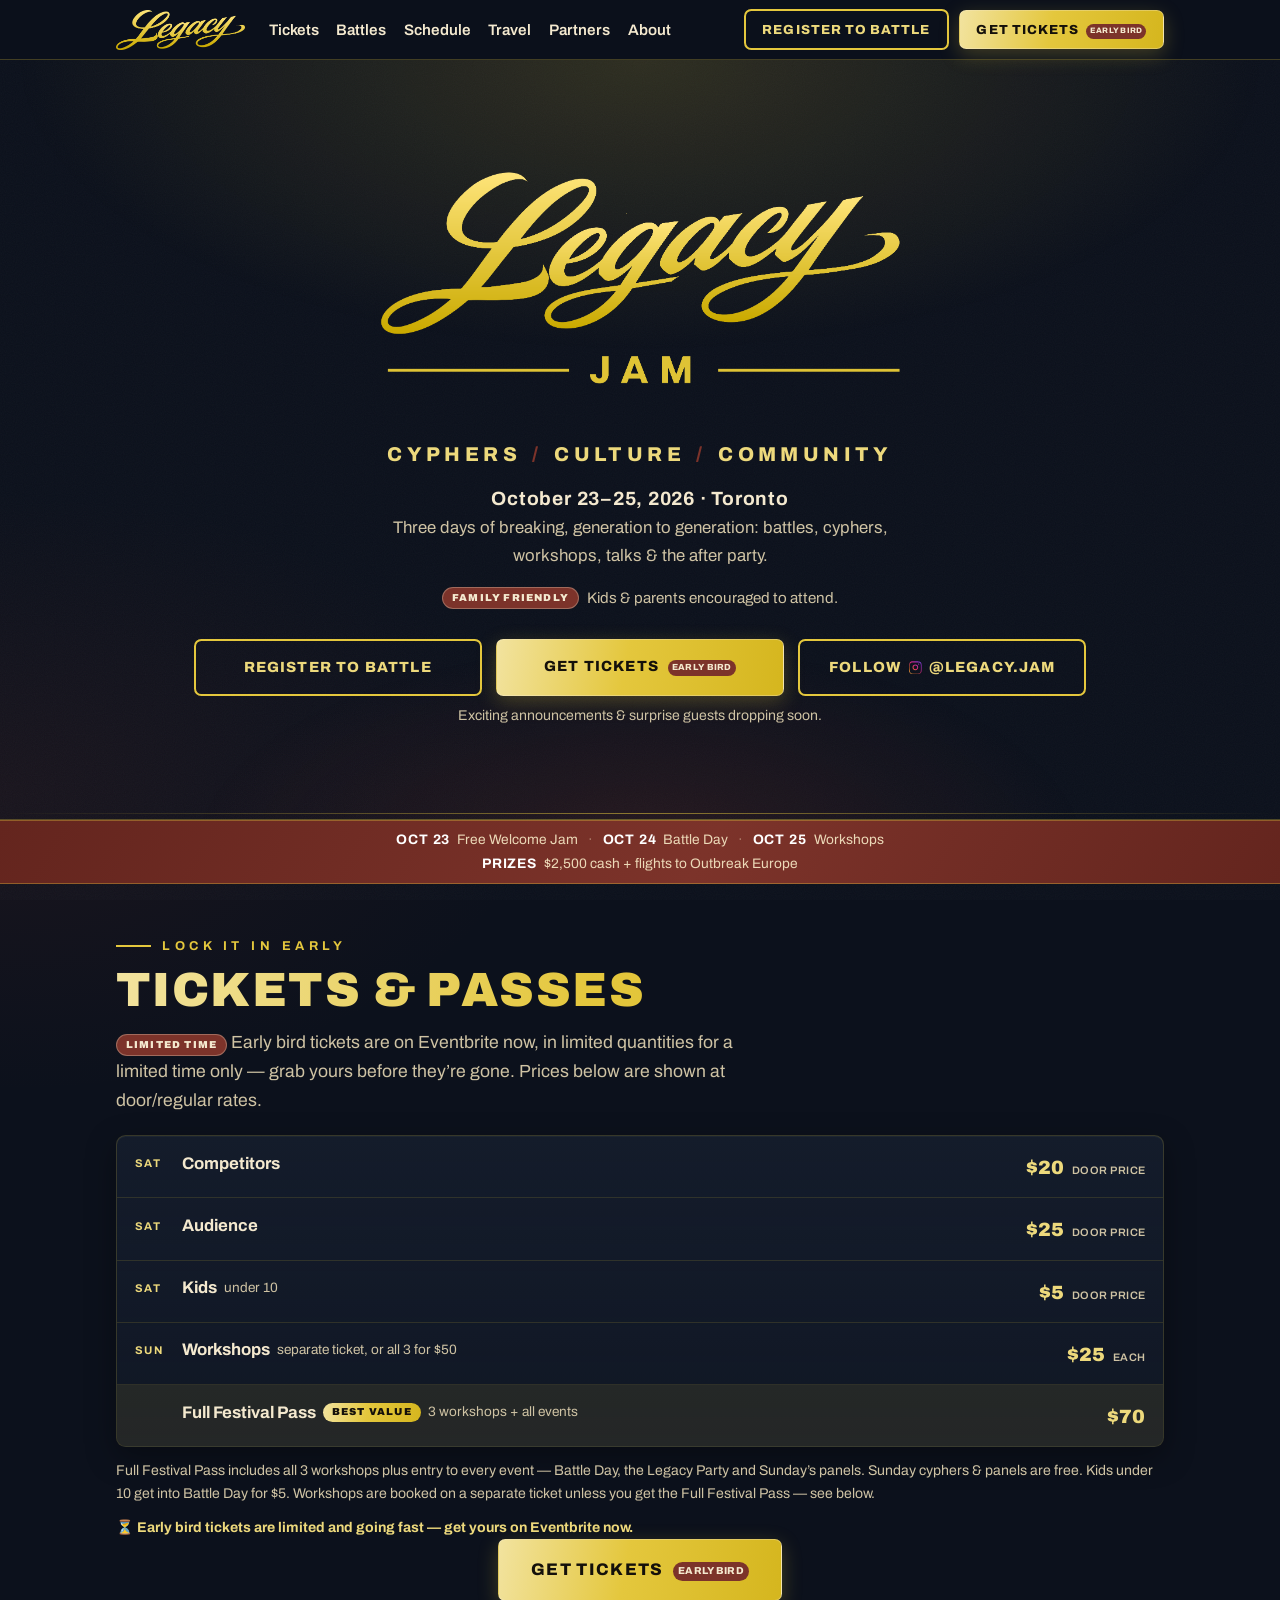
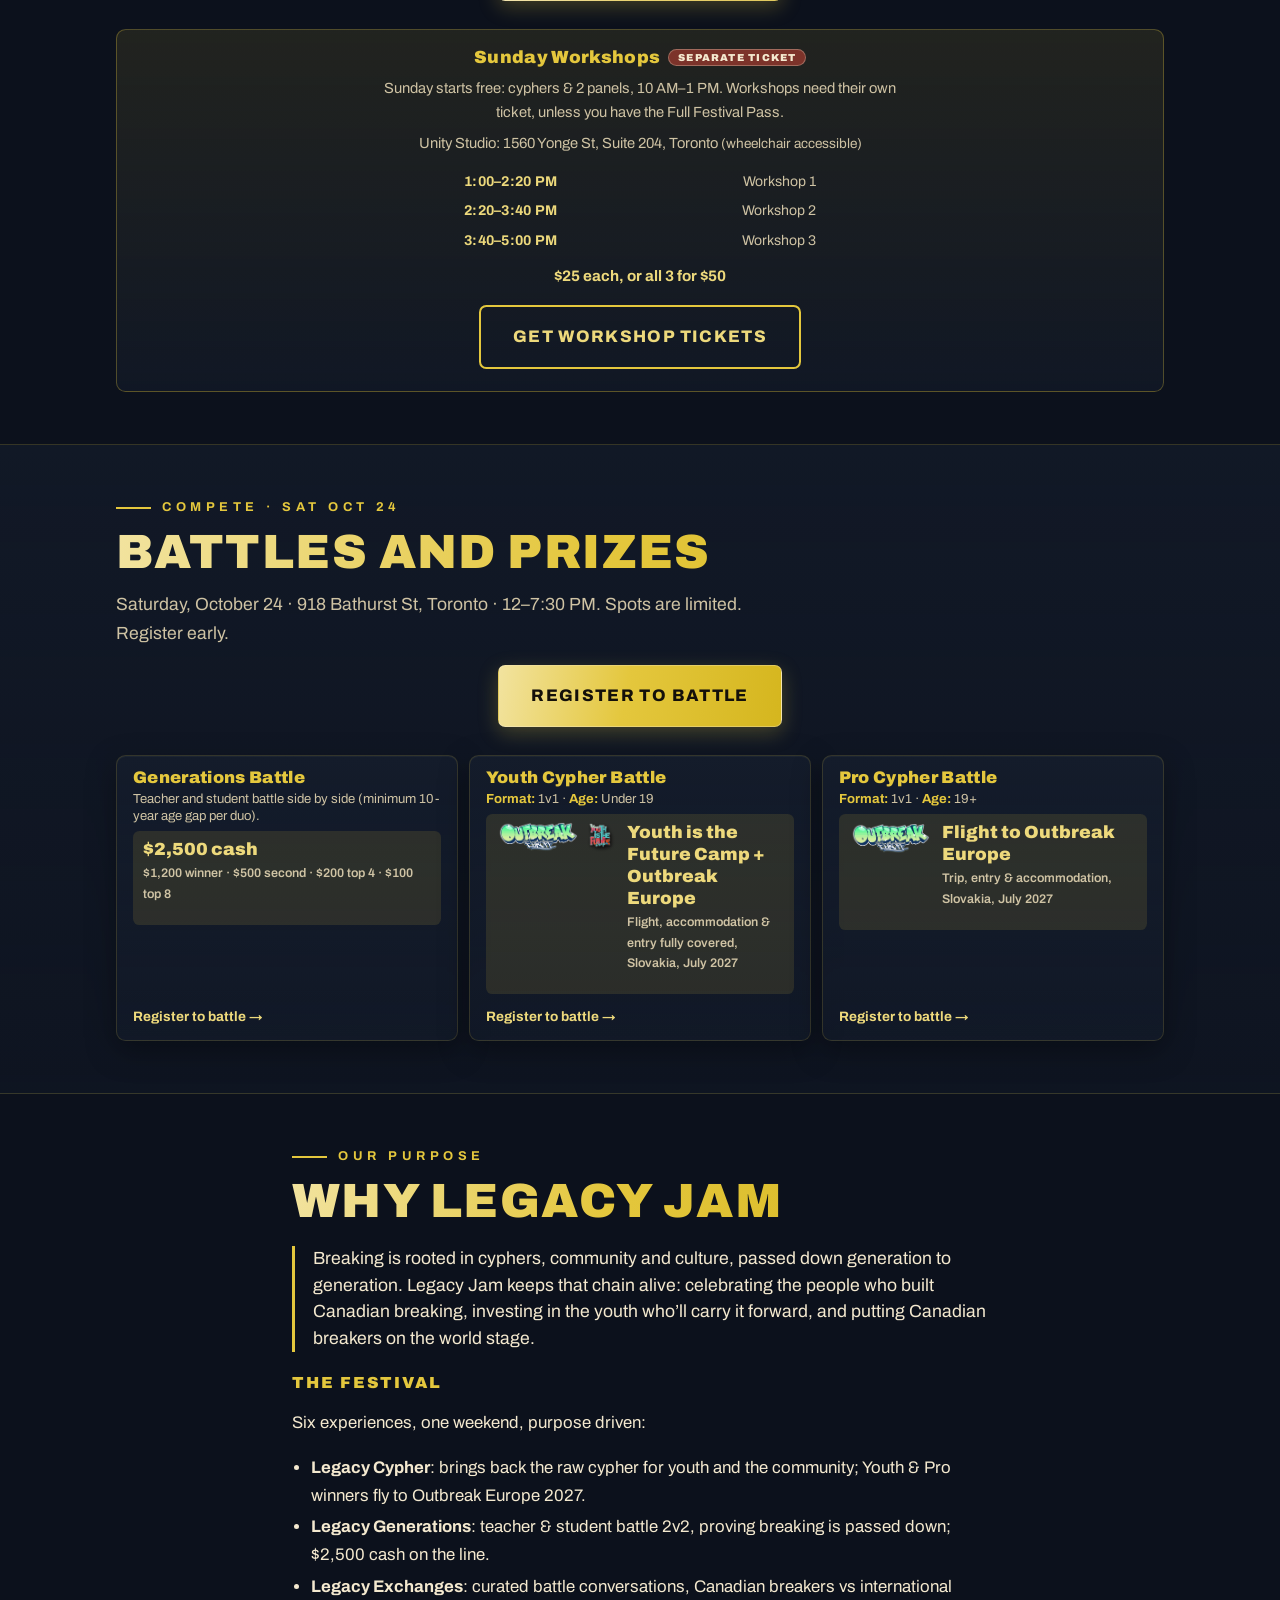
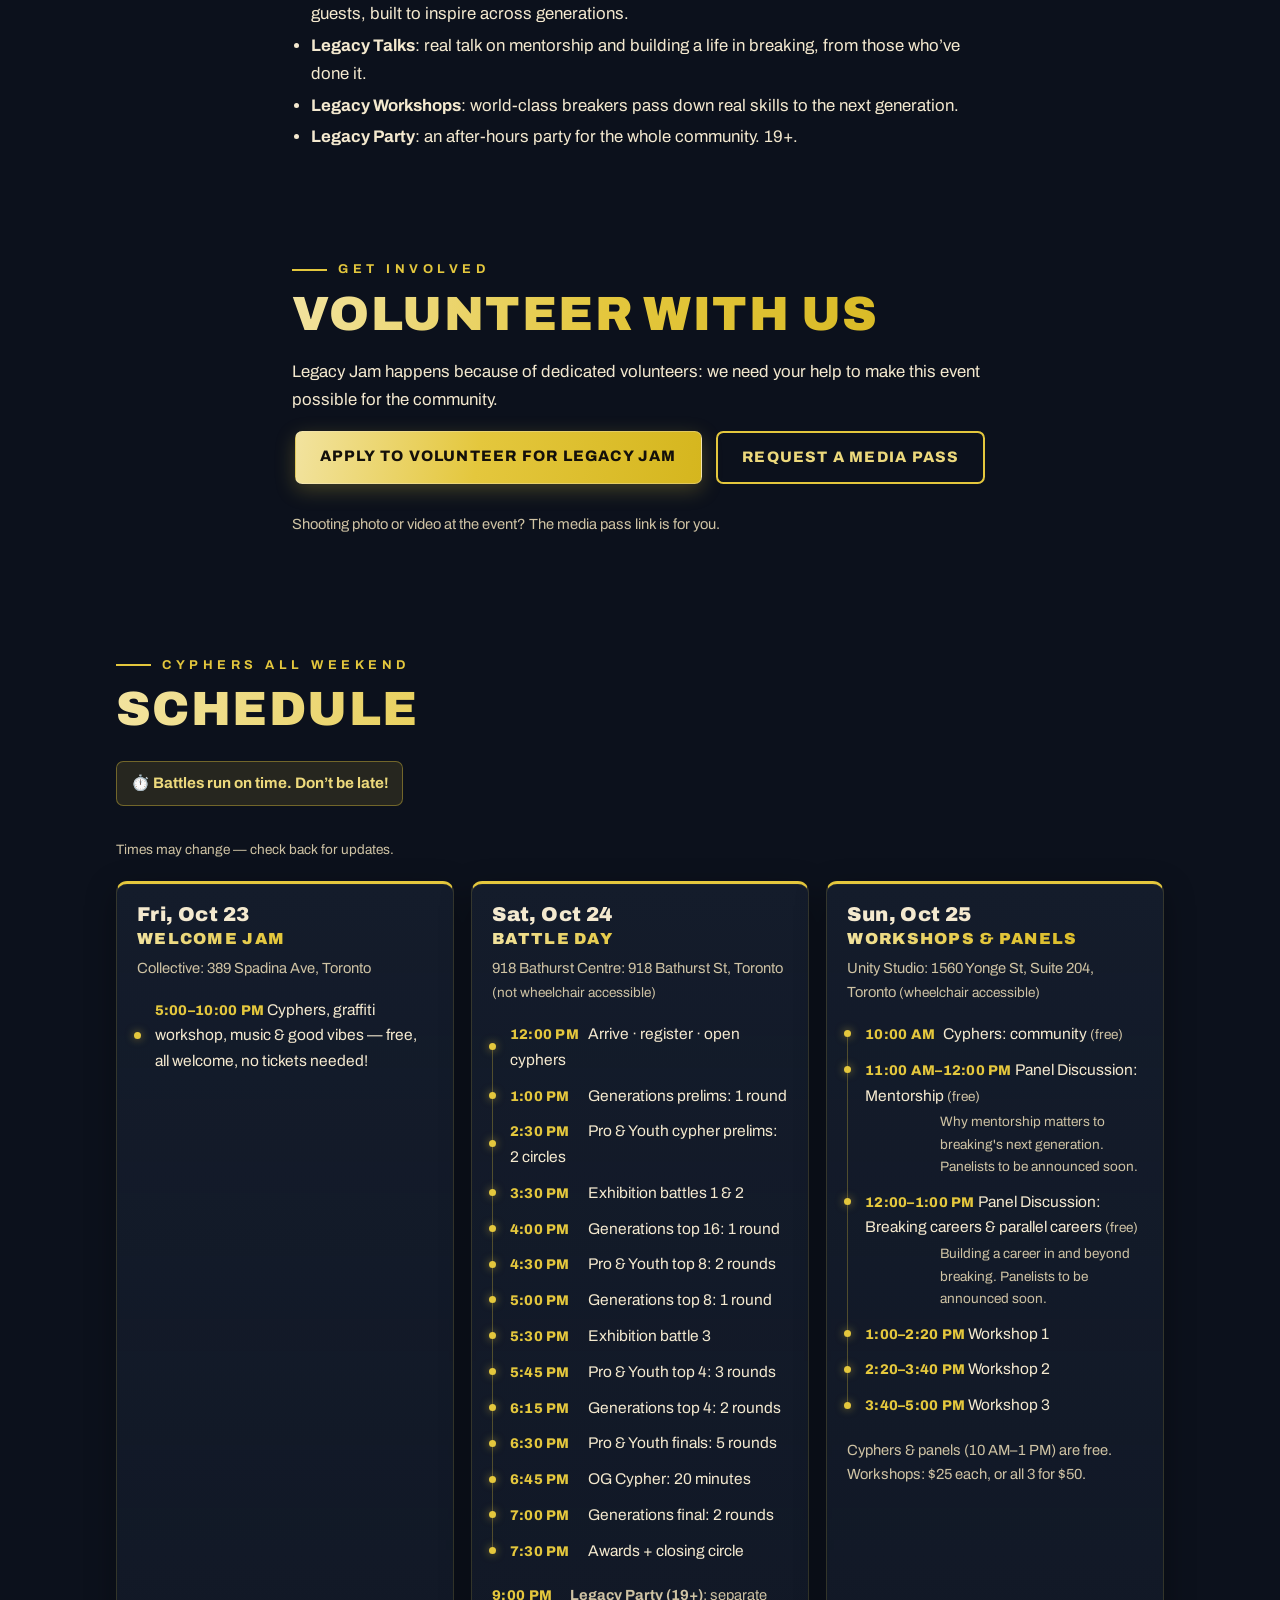
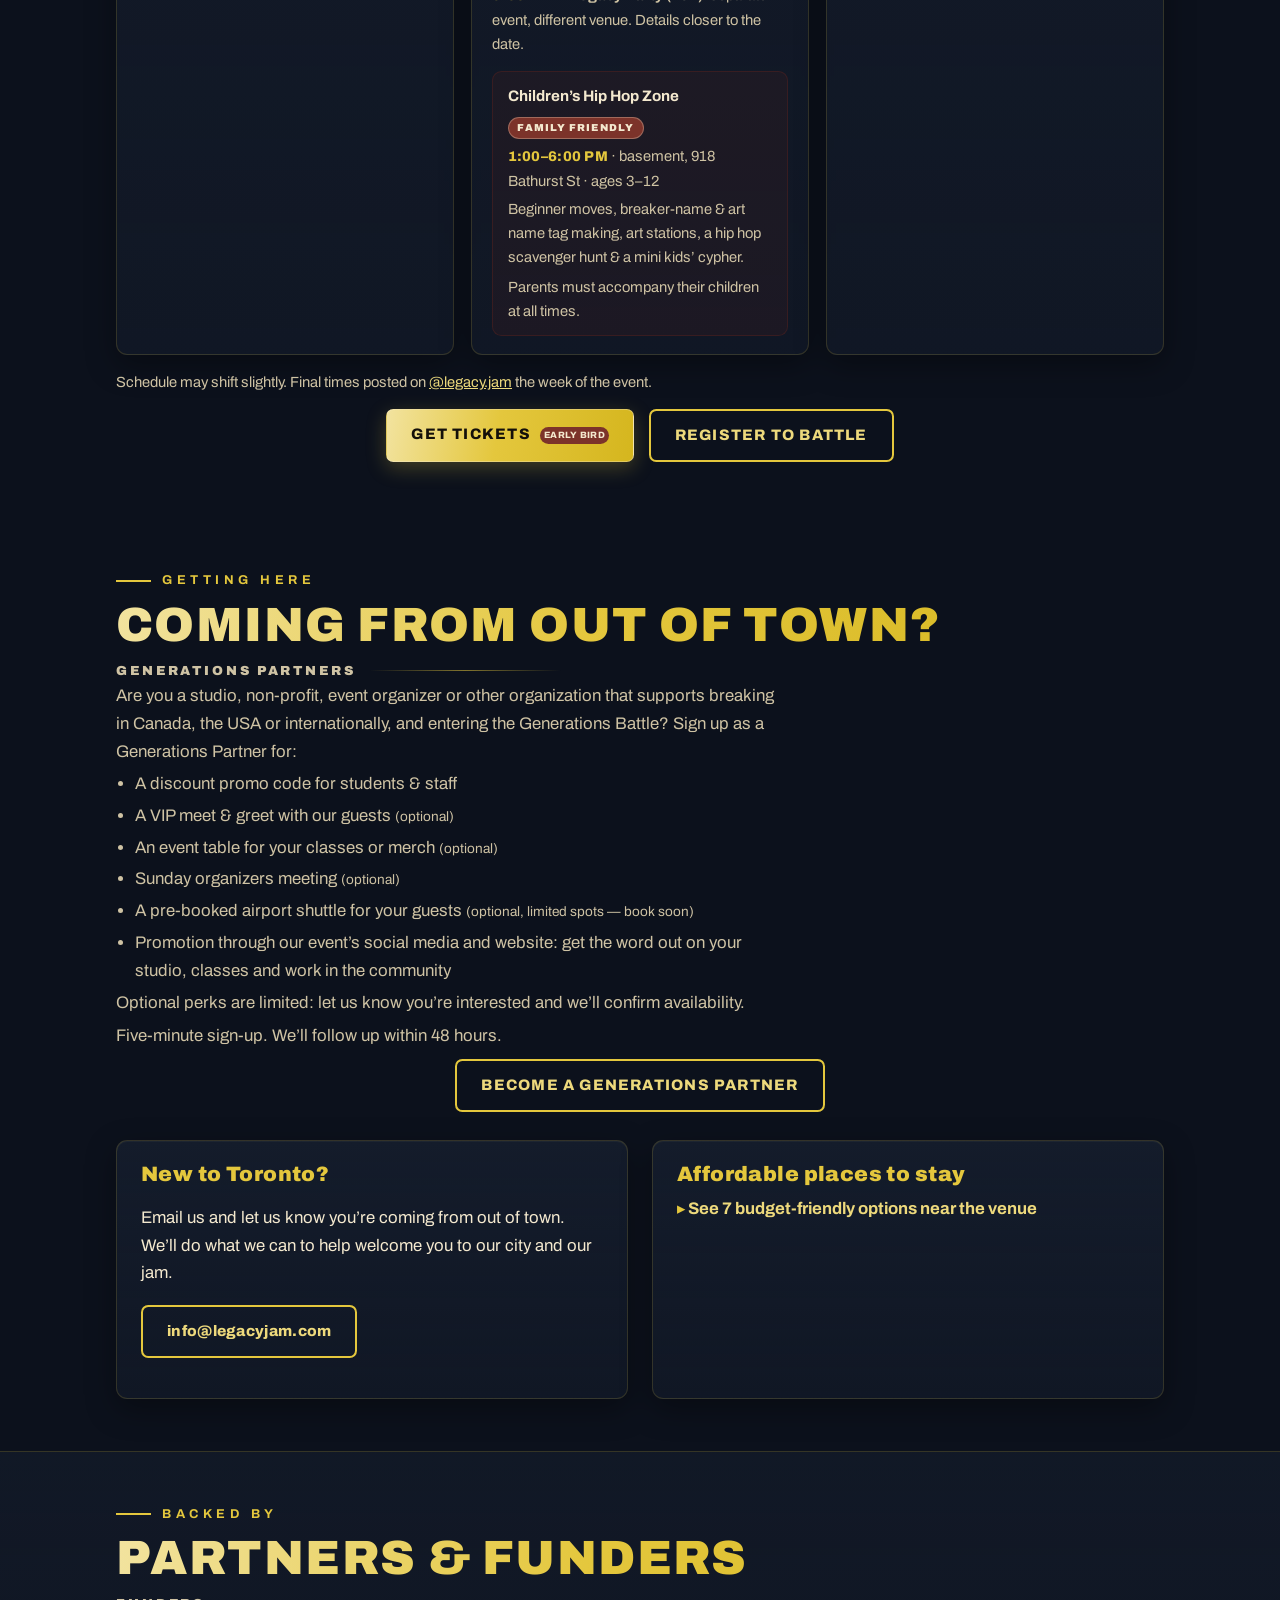
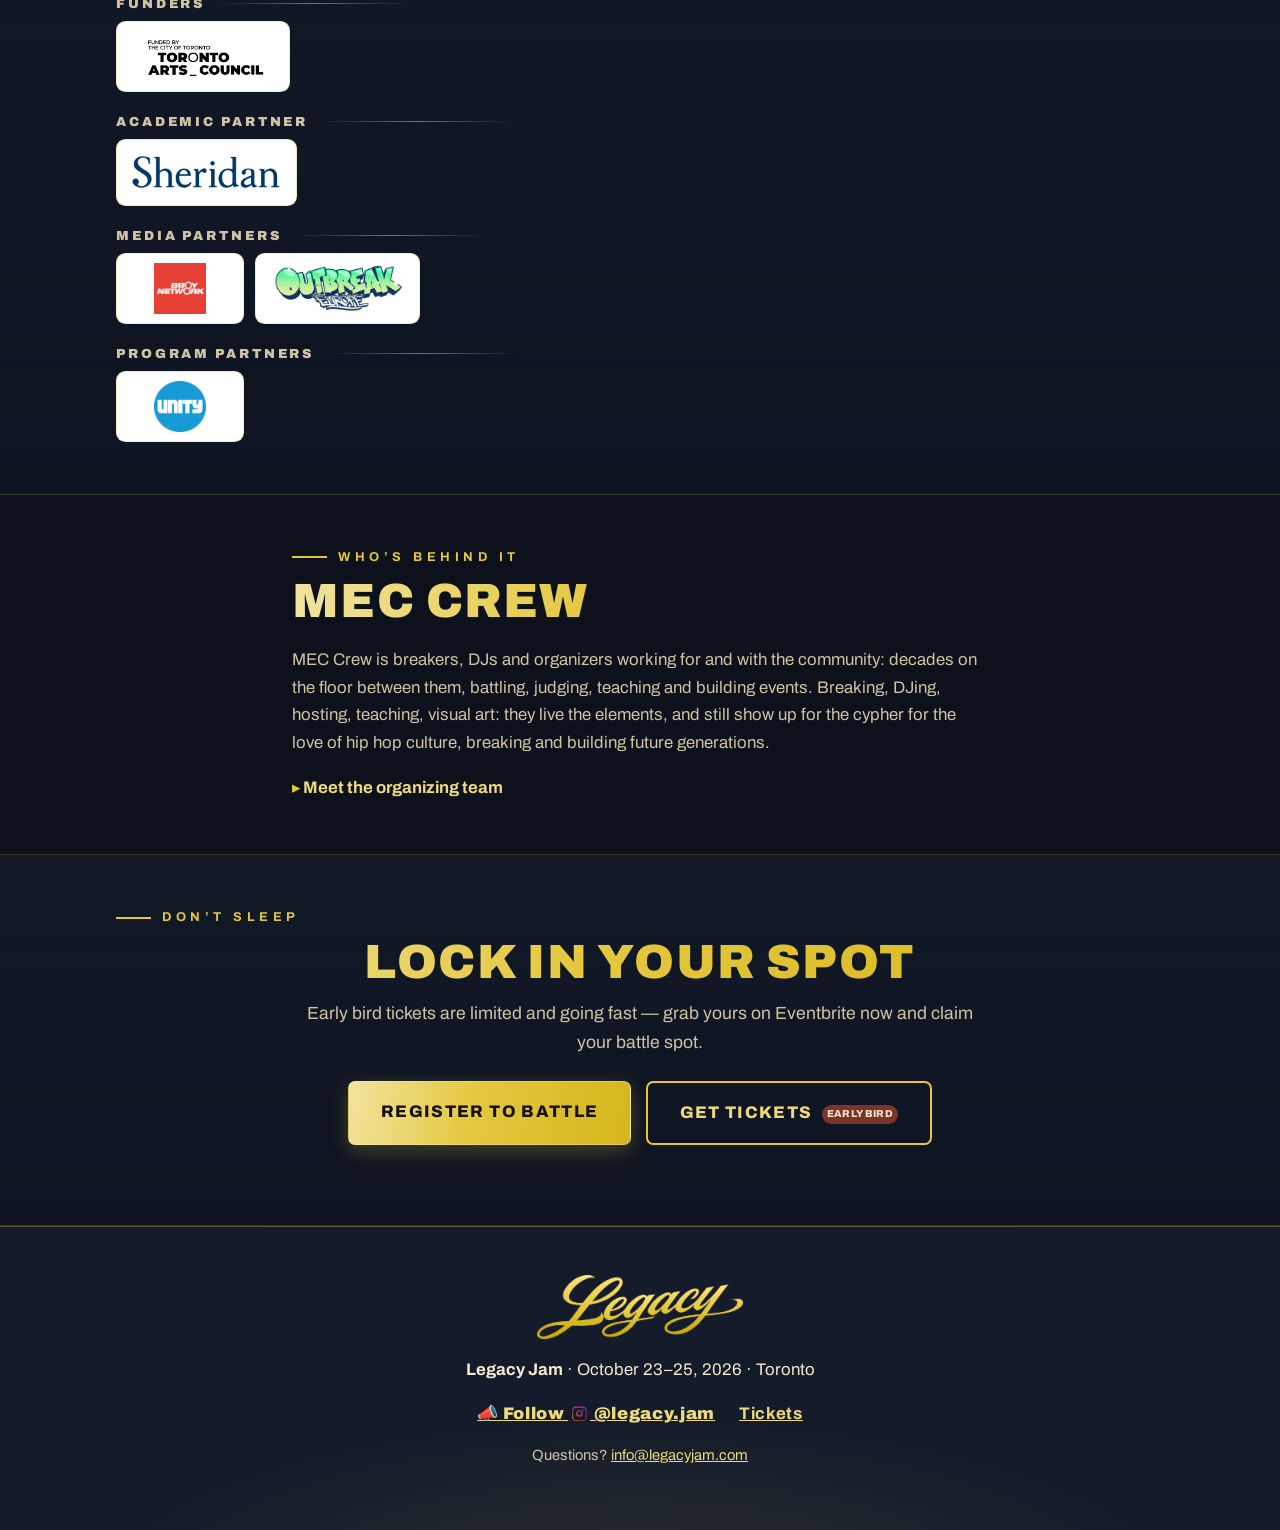
<file: index.html>
<!DOCTYPE html>
<html lang="en">
<head>
<meta charset="UTF-8">
<meta name="viewport" content="width=device-width, initial-scale=1.0">
<title>Legacy Jam 2026: Cyphers / Culture / Community, Toronto, Oct 23–25</title>
<meta name="description" content="Legacy Jam is a three-day breaking festival in Toronto, October 23–25, 2026. Battles, cyphers, workshops, talks and the after party. Register to battle or get your tickets now.">
<meta property="og:title" content="Legacy Jam 2026: Toronto, Oct 23–25">
<meta property="og:description" content="Cyphers / Culture / Community. Three days of breaking: battles, workshops, talks and the after party.">
<meta property="og:type" content="website">
<meta property="og:url" content="https://legacyjam.com/">
<meta property="og:image" content="https://legacyjam.com/assets/og-image.png">
<meta property="og:image:width" content="1200">
<meta property="og:image:height" content="630">
<meta property="og:image:alt" content="Legacy Jam: October 23–25, 2026, Toronto">
<meta name="twitter:card" content="summary_large_image">
<meta name="twitter:title" content="Legacy Jam 2026: Toronto, Oct 23–25">
<meta name="twitter:description" content="Cyphers / Culture / Community. Three days of breaking: battles, workshops, talks and the after party.">
<meta name="twitter:image" content="https://legacyjam.com/assets/og-image.png">
<link rel="preconnect" href="https://fonts.googleapis.com">
<link rel="preconnect" href="https://fonts.gstatic.com" crossorigin>
<link href="https://fonts.googleapis.com/css2?family=Yellowtail&family=Archivo:wght@400;600;700;900&display=swap" rel="stylesheet">
<link rel="icon" type="image/png" href="assets/favicon.png">
<link rel="stylesheet" href="style.css">
</head>
<body>

<a class="skip-link" href="#main">Skip to main content</a>

<!-- ============================================================
     REPLACE-BEFORE-LAUNCH LINKS (see README.md checklist):
     1. Ticketing link:       https://legacyjam2026.eventbrite.ca  (all "Get Tickets" buttons)
     2. Battle registration: https://breakkonnect.com/event/4898          ✅ done, all "Register to Battle" buttons
     3. Instagram:           https://www.instagram.com/legacy.jam         ✅ confirmed: @legacy.jam
     4. Contact email:       info@legacyjam.com                            (confirm address)
     5. Generations Partner form: generations-partner.html                ✅ done, built-in application, submits via FormSubmit
     6. Volunteer application:    volunteer.html                          ✅ done, built-in application, submits via FormSubmit
     7. Workshops ticketing link: https://www.eventbrite.ca/e/REPLACE-ME-WORKSHOPS  (separate Eventbrite page, "Get Workshop Tickets" button in #tickets)
     ============================================================
     NOTE: both forms POST to https://formsubmit.co/info@legacyjam.com.
     The very first submission to that address triggers a one-time FormSubmit
     confirmation email that must be clicked to activate delivery, see README.
     ============================================================ -->

<header class="site-header">
  <div class="wrap header-inner">
    <a class="brand" href="#top" aria-label="Legacy Jam, back to top">
      <img class="brand-logo" src="assets/legacy-jam-logo-script.png" alt="Legacy Jam">
    </a>
    <nav aria-label="Main navigation">
      <ul class="nav-list">
        <li><a href="#tickets">Tickets</a></li>
        <li><a href="#battles">Battles</a></li>
        <!-- re-enable when Guest Artists goes live: <li><a href="#artists">Artists</a></li> -->
        <li><a href="#schedule">Schedule</a></li>
        <li><a href="#travel">Travel</a></li>
        <li><a href="#partners">Partners</a></li>
        <li><a href="#about">About</a></li>
      </ul>
    </nav>
    <div class="header-cta">
      <a class="btn btn-outline btn-small" href="https://breakkonnect.com/event/4898" target="_blank" rel="noopener noreferrer">Register to Battle</a>
      <a class="btn btn-gold btn-small" href="https://legacyjam2026.eventbrite.ca" target="_blank" rel="noopener noreferrer">Get Tickets <span class="btn-badge">Early Bird</span></a>
    </div>
  </div>
</header>

<main id="main">

  <!-- ================= HERO ================= -->
  <section id="top" class="hero" aria-labelledby="hero-title">
    <div class="wrap hero-inner">
      <h1 id="hero-title" class="hero-logo-h1">
        <img class="hero-logo" src="assets/legacy-jam-logo-gradient.png" alt="Legacy Jam">
      </h1>
      <p class="tagline">Cyphers <span aria-hidden="true">/</span> Culture <span aria-hidden="true">/</span> Community</p>
      <p class="hero-meta">
        <strong>October 23–25, 2026 · Toronto</strong><br>
        Three days of breaking, generation to generation: battles, cyphers, workshops, talks &amp; the after party.
      </p>
      <p class="family-note"><span class="badge badge-maroon">Family friendly</span> Kids &amp; parents encouraged to attend.</p>
      <div class="cta-row cta-row-equal">
        <a class="btn btn-outline btn-big" href="https://breakkonnect.com/event/4898" target="_blank" rel="noopener noreferrer">Register to Battle</a>
        <a class="btn btn-gold btn-big" href="https://legacyjam2026.eventbrite.ca" target="_blank" rel="noopener noreferrer">Get Tickets <span class="btn-badge">Early Bird</span></a>
        <a class="btn btn-big btn-ig" href="https://www.instagram.com/legacy.jam" target="_blank" rel="noopener noreferrer">
          Follow <svg class="ig-icon" viewBox="0 0 24 24" aria-hidden="true" focusable="false"><defs><linearGradient id="ig-grad-hero" x1="0" y1="24" x2="24" y2="0" gradientUnits="userSpaceOnUse"><stop offset="0" stop-color="#FEDA75"/><stop offset="0.25" stop-color="#FA7E1E"/><stop offset="0.5" stop-color="#D62976"/><stop offset="0.75" stop-color="#962FBF"/><stop offset="1" stop-color="#4F5BD5"/></linearGradient></defs><path fill="url(#ig-grad-hero)" d="M12 2.2c3.2 0 3.6 0 4.9.1 1.2.1 2 .2 2.4.4.6.2 1 .5 1.4 1 .4.4.7.8 1 1.4.2.5.3 1.2.4 2.4.1 1.3.1 1.7.1 4.9s0 3.6-.1 4.9c-.1 1.2-.2 2-.4 2.4-.2.6-.5 1-1 1.4-.4.4-.8.7-1.4 1-.5.2-1.2.3-2.4.4-1.3.1-1.7.1-4.9.1s-3.6 0-4.9-.1c-1.2-.1-2-.2-2.4-.4-.6-.2-1-.5-1.4-1-.4-.4-.7-.8-1-1.4-.2-.5-.3-1.2-.4-2.4C2.2 15.6 2.2 15.2 2.2 12s0-3.6.1-4.9c.1-1.2.2-2 .4-2.4.2-.6.5-1 1-1.4.4-.4.8-.7 1.4-1 .5-.2 1.2-.3 2.4-.4C8.4 2.2 8.8 2.2 12 2.2zm0 1.8c-3.1 0-3.5 0-4.7.1-1 .1-1.6.2-2 .3-.5.2-.8.4-1.2.7-.4.4-.6.7-.7 1.2-.1.4-.3 1-.3 2C3 9.5 3 9.9 3 13s0 3.5.1 4.7c.1 1 .2 1.6.3 2 .2.5.4.8.7 1.2.4.4.7.6 1.2.7.4.1 1 .3 2 .3 1.2.1 1.6.1 4.7.1s3.5 0 4.7-.1c1-.1 1.6-.2 2-.3.5-.2.8-.4 1.2-.7.4-.4.6-.7.7-1.2.1-.4.3-1 .3-2 .1-1.2.1-1.6.1-4.7s0-3.5-.1-4.7c-.1-1-.2-1.6-.3-2-.2-.5-.4-.8-.7-1.2-.4-.4-.7-.6-1.2-.7-.4-.1-1-.3-2-.3-1.2-.1-1.6-.1-4.7-.1z"/><path fill="url(#ig-grad-hero)" d="M12 7.4a4.6 4.6 0 1 0 0 9.2 4.6 4.6 0 0 0 0-9.2zm0 7.6a3 3 0 1 1 0-6 3 3 0 0 1 0 6z"/><circle fill="url(#ig-grad-hero)" cx="17.3" cy="6.7" r="1.1"/></svg> @legacy.jam
        </a>
      </div>
      <p class="hero-follow-note">Exciting announcements &amp; surprise guests dropping soon.</p>
    </div>
  </section>

  <!-- ================= QUICK FACTS STRIP ================= -->
  <section class="strip" aria-label="Key event facts">
    <div class="wrap">
      <p class="strip-line strip-dates">
        <span class="strip-item"><strong>Oct 23</strong> Free Welcome Jam</span>
        <span class="strip-item"><strong>Oct 24</strong> Battle Day</span>
        <span class="strip-item"><strong>Oct 25</strong> Workshops</span>
      </p>
      <p class="strip-line strip-prize">
        <strong>Prizes</strong> $2,500 cash + flights to Outbreak Europe
      </p>
    </div>
  </section>

  <!-- ================= TICKETS ================= -->
  <section id="tickets" class="section" aria-labelledby="tickets-title">
    <div class="wrap">
      <p class="eyebrow">Lock it in early</p>
      <h2 id="tickets-title">Tickets &amp; Passes</h2>
      <p class="section-lede"><span class="badge badge-maroon">Limited time</span> Early bird tickets are on Eventbrite now, in limited quantities for a limited time only &mdash; grab yours before they&rsquo;re gone. Prices below are shown at door/regular rates.</p>

      <div class="ticket-list">
        <div class="ticket-item">
          <span class="t-label"><span class="ticket-day">Sat</span>Competitors</span>
          <span class="t-price">$20 <span class="price-note">Door price</span></span>
        </div>
        <div class="ticket-item">
          <span class="t-label"><span class="ticket-day">Sat</span>Audience</span>
          <span class="t-price">$25 <span class="price-note">Door price</span></span>
        </div>
        <div class="ticket-item">
          <span class="t-label"><span class="ticket-day">Sat</span>Kids <span class="hint">under 10</span></span>
          <span class="t-price">$5 <span class="price-note">Door price</span></span>
        </div>
        <div class="ticket-item">
          <span class="t-label"><span class="ticket-day">Sun</span>Workshops <span class="hint">separate ticket, or all 3 for $50</span></span>
          <span class="t-price">$25 <span class="price-note">each</span></span>
        </div>
        <div class="ticket-item is-featured">
          <span class="t-label"><span class="ticket-day" aria-hidden="true"></span>Full Festival Pass <span class="badge">Best value</span> <span class="hint">3 workshops + all events</span></span>
          <span class="t-price">$70</span>
        </div>
      </div>
      <p class="ticket-note">Full Festival Pass includes all 3 workshops plus entry to every event &mdash; Battle Day, the Legacy Party and Sunday&rsquo;s panels. Sunday cyphers &amp; panels are free. Kids under 10 get into Battle Day for $5. Workshops are booked on a separate ticket unless you get the Full Festival Pass &mdash; see below.</p>
      <p class="ticket-note ticket-urgency">&#9203; Early bird tickets are limited and going fast &mdash; get yours on Eventbrite now.</p>
      <p class="cta-row">
        <a class="btn btn-gold btn-big" href="https://legacyjam2026.eventbrite.ca" target="_blank" rel="noopener noreferrer">Get Tickets <span class="btn-badge">Early Bird</span></a>
      </p>

      <div class="workshop-callout">
        <h3 class="workshop-callout-title">Sunday Workshops <span class="badge badge-maroon">Separate ticket</span></h3>
        <p class="workshop-callout-copy">Sunday starts free: cyphers &amp; 2 panels, 10 AM&ndash;1 PM. Workshops need their own ticket, unless you have the Full Festival Pass.</p>
        <p class="venue">Unity Studio: 1560 Yonge St, Suite 204, Toronto <span class="hint">(wheelchair accessible)</span></p>
        <ul class="workshop-slots">
          <li><span class="time">1:00&ndash;2:20 PM</span> Workshop 1</li>
          <li><span class="time">2:20&ndash;3:40 PM</span> Workshop 2</li>
          <li><span class="time">3:40&ndash;5:00 PM</span> Workshop 3</li>
        </ul>
        <p class="workshop-callout-price">$25 each, or all 3 for $50</p>
        <p class="cta-row">
          <a class="btn btn-outline btn-big" href="https://www.eventbrite.ca/e/REPLACE-ME-WORKSHOPS" target="_blank" rel="noopener noreferrer">Get Workshop Tickets</a>
        </p>
      </div>
    </div>
  </section>

  <!-- ================= BATTLES ================= -->
  <section id="battles" class="section section-alt" aria-labelledby="battles-title">
    <div class="wrap">
      <p class="eyebrow">Compete · Sat Oct 24</p>
      <h2 id="battles-title">Battles and Prizes</h2>
      <p class="section-lede">
        Saturday, October 24 · 918 Bathurst St, Toronto · 12–7:30 PM.
        Spots are limited. Register early.
      </p>
      <p class="cta-row">
        <a class="btn btn-gold btn-big" href="https://breakkonnect.com/event/4898" target="_blank" rel="noopener noreferrer">Register to Battle</a>
      </p>
      <ul class="cards battle-grid">
        <li class="card">
          <h3>Generations Battle</h3>
          <p class="battle-meta">Teacher and student battle side by side (minimum 10-year age gap per duo).</p>
          <div class="battle-prize-wrap">
            <p class="battle-prize">$2,500 cash</p>
            <p class="battle-prize-sub">$1,200 winner &middot; $500 second &middot; $200 top 4 &middot; $100 top 8</p>
          </div>
          <a class="battle-register" href="https://breakkonnect.com/event/4898" target="_blank" rel="noopener noreferrer">Register to battle &rarr;</a>
        </li>
        <li class="card">
          <h3>Youth Cypher Battle</h3>
          <p class="battle-meta"><strong>Format:</strong> 1v1 &middot; <strong>Age:</strong> Under 19</p>
          <div class="battle-prize-wrap battle-prize-wrap--icon">
            <div class="battle-icons">
              <img class="outbreak-inline" src="assets/logos/outbreak-europe.png" alt="" loading="lazy">
              <img class="outbreak-inline" src="assets/logos/youth-future-camp.png" alt="" loading="lazy">
            </div>
            <div>
              <p class="battle-prize">Youth is the Future Camp + Outbreak Europe</p>
              <p class="battle-prize-sub">Flight, accommodation &amp; entry fully covered, Slovakia, July 2027</p>
            </div>
          </div>
          <a class="battle-register" href="https://breakkonnect.com/event/4898" target="_blank" rel="noopener noreferrer">Register to battle &rarr;</a>
        </li>
        <li class="card">
          <h3>Pro Cypher Battle</h3>
          <p class="battle-meta"><strong>Format:</strong> 1v1 &middot; <strong>Age:</strong> 19+</p>
          <div class="battle-prize-wrap battle-prize-wrap--icon">
            <img class="outbreak-inline" src="assets/logos/outbreak-europe.png" alt="" loading="lazy">
            <div>
              <p class="battle-prize">Flight to Outbreak Europe</p>
              <p class="battle-prize-sub">Trip, entry &amp; accommodation, Slovakia, July 2027</p>
            </div>
          </div>
          <a class="battle-register" href="https://breakkonnect.com/event/4898" target="_blank" rel="noopener noreferrer">Register to battle &rarr;</a>
        </li>
      </ul>
    </div>
  </section>

  <!-- ================= GUEST ARTISTS ================= -->
  <!-- To add an artist: copy a <li class="person"> block, drop their headshot
       in assets/artists/ (square photo, any format) and update src, bio and
       Instagram link. Placeholder SVGs render initials until a photo replaces
       the file. TODO: verify every Instagram handle before launch. -->
  <!-- HIDDEN until the Instagram announcement: remove the `hidden` attribute below
       and restore the "Artists" nav link at the top of the page to re-introduce. -->
  <section id="artists" class="section" aria-labelledby="artists-title" hidden>
    <div class="wrap">
      <p class="eyebrow">The lineup</p>
      <h2 id="artists-title">Guest Artists</h2>
      <p class="section-lede">Tap any artist for their Instagram. More names announced on <a href="https://www.instagram.com/legacy.jam" target="_blank" rel="noopener noreferrer">@legacy.jam</a> as they confirm.</p>

      <h3 class="partner-group">Legacy Exchanges: Exhibition Battles</h3>
      <p class="group-note">Battle conversations and curated matchups built to inspire across generations.</p>
      <ul class="people">
        <li class="person matchup">
          <span class="avatar-duo"><img class="avatar" src="assets/artists/madtrack.jpeg" alt="" width="48" height="48" loading="lazy"><img class="avatar" src="assets/artists/stripes.svg" alt="" width="48" height="48" loading="lazy"></span>
          <div><strong><a href="https://www.instagram.com/bboymadtrack">Madtrack</a> <span class="vs">vs</span> <a href="https://www.instagram.com/bboystripes">Stripes</a></strong><span>5 rounds · no maximum</span></div>
        </li>
        <li class="person matchup">
          <span class="avatar-duo"><img class="avatar" src="assets/artists/tiff.jpeg" alt="" width="48" height="48" loading="lazy"><img class="avatar" src="assets/artists/logistx.avif" alt="" width="48" height="48" loading="lazy"></span>
          <div><strong><a href="https://www.instagram.com/bgirltiff">TIFF</a> <span class="vs">vs</span> <a href="https://www.instagram.com/logistx">Logistx</a></strong><span>5 rounds · no maximum</span></div>
        </li>
      </ul>

      <h3 class="partner-group">Judges</h3>
      <ul class="people">
        <li class="person"><a class="person-link" href="https://www.instagram.com/logistx"><img class="avatar" src="assets/artists/logistx.avif" alt="" width="48" height="48" loading="lazy"><div><strong>Logistx</strong><span>Red Bull BC One All Star, 2021 world champion</span></div></a></li>
        <li class="person"><a class="person-link" href="https://www.instagram.com/ronnieabaldonado"><img class="avatar" src="assets/artists/ronnie.avif" alt="" width="48" height="48" loading="lazy"><div><strong>Ronnie</strong><span>Super Cr3w / Full Force, Red Bull BC One world champion</span></div></a></li>
        <li class="person"><a class="person-link" href="https://www.instagram.com/mgability"><img class="avatar" src="assets/artists/mgbility.jpeg" alt="" width="48" height="48" loading="lazy"><div><strong>MGbility</strong><span>Canadian powerhouse representing on the world stage</span></div></a></li>
      </ul>

      <h3 class="partner-group">Workshop Facilitators</h3>
      <ul class="people">
        <li class="person"><a class="person-link" href="https://www.instagram.com/logistx"><img class="avatar" src="assets/artists/logistx.avif" alt="" width="48" height="48" loading="lazy"><div><strong>Logistx</strong><span>Red Bull BC One All Star, 2021 world champion</span></div></a></li>
        <li class="person"><a class="person-link" href="https://www.instagram.com/ronnieabaldonado"><img class="avatar" src="assets/artists/ronnie.avif" alt="" width="48" height="48" loading="lazy"><div><strong>Ronnie</strong><span>Super Cr3w / Full Force, Red Bull BC One world champion</span></div></a></li>
      </ul>

      <h3 class="partner-group">DJs</h3>
      <ul class="people">
        <li class="person"><a class="person-link" href="https://www.instagram.com/djbbad"><img class="avatar" src="assets/artists/b-bad.svg" alt="" width="48" height="48" loading="lazy"><div><strong>B Bad</strong><span>MEC Crew, Toronto break DJ keeping the cyphers alive</span></div></a></li>
        <li class="person"><a class="person-link" href="https://www.instagram.com/djtimber"><img class="avatar" src="assets/artists/timber.jpeg" alt="" width="48" height="48" loading="lazy"><div><strong>Timber</strong><span>Your favourite dancer&rsquo;s favourite DJ</span></div></a></li>
      </ul>

      <h3 class="partner-group">MCs / Hosts</h3>
      <ul class="people">
        <li class="person"><a class="person-link" href="https://www.instagram.com/boobjester"><img class="avatar" src="assets/artists/boobjester.svg" alt="" width="48" height="48" loading="lazy"><div><strong>Boobjester</strong><span>MEC Crew, Canadian b-boy legend, MC and host</span></div></a></li>
        <li class="person"><a class="person-link" href="https://www.instagram.com/switchb"><img class="avatar" src="assets/artists/switch-b.jpeg" alt="" width="48" height="48" loading="lazy"><div><strong>Switch B</strong><span>MEC Crew, MC and community builder</span></div></a></li>
      </ul>

      <h3 class="partner-group">Panel Discussion</h3>
      <ul class="people">
        <li class="person"><a class="person-link" href="https://www.instagram.com/deadlymike"><img class="avatar" src="assets/artists/deadly-mike.avif" alt="" width="48" height="48" loading="lazy"><div><strong>Deadly Mike</strong><span>Canadian breaking pioneer and community leader</span></div></a></li>
        <li class="person"><a class="person-link" href="https://www.instagram.com/philwizard_"><img class="avatar" src="assets/artists/phil-wizard.jpeg" alt="" width="48" height="48" loading="lazy"><div><strong>Phil Wizard</strong><span>Paris 2024 Olympic breaking gold medalist</span></div></a></li>
        <li class="person"><a class="person-link" href="https://www.instagram.com/ronnieabaldonado"><img class="avatar" src="assets/artists/ronnie.avif" alt="" width="48" height="48" loading="lazy"><div><strong>Ronnie</strong><span>Super Cr3w / Full Force, Red Bull BC One world champion</span></div></a></li>
        <li class="person"><a class="person-link" href="https://www.instagram.com/logistx"><img class="avatar" src="assets/artists/logistx.avif" alt="" width="48" height="48" loading="lazy"><div><strong>Logistx</strong><span>Red Bull BC One All Star, 2021 world champion</span></div></a></li>
        <li class="person"><a class="person-link" href="https://www.instagram.com/mgability"><img class="avatar" src="assets/artists/mgbility.jpeg" alt="" width="48" height="48" loading="lazy"><div><strong>MGbility</strong><span>Canadian powerhouse representing on the world stage</span></div></a></li>
        <li class="person"><a class="person-link" href="https://www.instagram.com/bgirltiff"><img class="avatar" src="assets/artists/tiff.jpeg" alt="" width="48" height="48" loading="lazy"><div><strong>TIFF</strong><span>Team Canada b-girl competing worldwide</span></div></a></li>
        <li class="person"><a class="person-link" href="https://www.instagram.com/bboypiecez"><img class="avatar" src="assets/artists/piecez.svg" alt="" width="48" height="48" loading="lazy"><div><strong>Piecez <span class="mod-tag">Moderator</span></strong><span>MEC Crew, Unity Charity Founder, EPIC Leadership Founder</span></div></a></li>
      </ul>

      <h3 class="partner-group">Generations Battle: Special Guests</h3>
      <ul class="people">
        <li class="person"><div><strong>To be confirmed</strong><span>Announcing soon: follow <a href="https://www.instagram.com/legacy.jam" target="_blank" rel="noopener noreferrer"><strong>@legacy.jam</strong></a> for the drop</span></div></li>
      </ul>

      <h3 class="partner-group">Youth Showcase Battles</h3>
      <ul class="people">
        <li class="person"><div><strong>East Coast <span class="vs">vs</span> West Coast Canada</strong><span>Under-18 youth showcase battle</span></div></li>
      </ul>
    </div>
  </section>

  <!-- ================= PURPOSE ================= -->
  <section id="purpose" class="section" aria-labelledby="purpose-title">
    <div class="wrap about-narrow">
      <p class="eyebrow">Our purpose</p>
      <h2 id="purpose-title">Why Legacy Jam</h2>
      <p class="purpose">
        Breaking is rooted in cyphers, community and culture, passed down
        generation to generation. Legacy Jam keeps that chain alive: celebrating the
        people who built Canadian breaking, investing in the youth who&rsquo;ll carry
        it forward, and putting Canadian breakers on the world stage.
      </p>
      <h3>The festival</h3>
      <p>Six experiences, one weekend, purpose driven:</p>
      <ul class="inner-list">
        <li><strong>Legacy Cypher</strong>: brings back the raw cypher for youth and the community; Youth &amp; Pro winners fly to Outbreak Europe 2027.</li>
        <li><strong>Legacy Generations</strong>: teacher &amp; student battle 2v2, proving breaking is passed down; $2,500 cash on the line.</li>
        <li><strong>Legacy Exchanges</strong>: curated battle conversations, Canadian breakers vs international guests, built to inspire across generations.</li>
        <li><strong>Legacy Talks</strong>: real talk on mentorship and building a life in breaking, from those who&rsquo;ve done it.</li>
        <li><strong>Legacy Workshops</strong>: world-class breakers pass down real skills to the next generation.</li>
        <li><strong>Legacy Party</strong>: an after-hours party for the whole community. 19+.</li>
      </ul>
    </div>
  </section>

  <!-- ================= VOLUNTEER & MEDIA ================= -->
  <section id="volunteer" class="section" aria-labelledby="volunteer-title">
    <div class="wrap about-narrow">
      <p class="eyebrow">Get involved</p>
      <h2 id="volunteer-title">Volunteer With Us</h2>
      <p>
        Legacy Jam happens because of dedicated volunteers: we need your help
        to make this event possible for the community.
      </p>
      <p class="cta-row">
        <a class="btn btn-gold" href="volunteer.html">Apply to volunteer for Legacy Jam</a>
        <a class="btn btn-outline" href="mailto:info@legacyjam.com?subject=Media%20Pass%20Request&amp;body=Name%3A%0D%0AOutlet%20/%20Instagram%20handle%3A%0D%0APhoto%2C%20video%2C%20or%20both%3F%3A%0D%0AWhich%20day%28s%29%3F%20%28Sat/Sun/Both%29%3A">Request a Media Pass</a>
      </p>
      <p class="note">Shooting photo or video at the event? The media pass link is for you.</p>
    </div>
  </section>

  <!-- ================= SCHEDULE ================= -->
  <section id="schedule" class="section" aria-labelledby="schedule-title">
    <div class="wrap">
      <p class="eyebrow">Cyphers all weekend</p>
      <h2 id="schedule-title">Schedule</h2>
      <p class="sched-alert">⏱️ Battles run on time. Don&rsquo;t be late!</p>
      <p class="hint">Times may change &mdash; check back for updates.</p>
      <div class="sched-grid">

        <article class="sched-day" aria-labelledby="day1">
          <h3 id="day1">Fri, Oct 23 <span class="day-label">Welcome Jam</span></h3>
          <p class="venue">Collective: 389 Spadina Ave, Toronto</p>
          <ul class="sched-list">
            <li><span class="time">5:00&ndash;10:00 PM</span> Cyphers, graffiti workshop, music &amp; good vibes &mdash; free, all welcome, no tickets needed!</li>
          </ul>
        </article>

        <article class="sched-day" aria-labelledby="day2">
          <h3 id="day2">Sat, Oct 24 <span class="day-label">Battle Day</span></h3>
          <p class="venue">918 Bathurst Centre: 918 Bathurst St, Toronto <span class="hint">(not wheelchair accessible)</span></p>
          <ul class="sched-list">
            <li><span class="time">12:00 PM</span> Arrive · register · open cyphers</li>
            <li><span class="time">1:00 PM</span> Generations prelims: 1 round</li>
            <li><span class="time">2:30 PM</span> Pro &amp; Youth cypher prelims: 2 circles</li>
            <li><span class="time">3:30 PM</span> Exhibition battles 1 &amp; 2</li>
            <li><span class="time">4:00 PM</span> Generations top 16: 1 round</li>
            <li><span class="time">4:30 PM</span> Pro &amp; Youth top 8: 2 rounds</li>
            <li><span class="time">5:00 PM</span> Generations top 8: 1 round</li>
            <li><span class="time">5:30 PM</span> Exhibition battle 3</li>
            <li><span class="time">5:45 PM</span> Pro &amp; Youth top 4: 3 rounds</li>
            <li><span class="time">6:15 PM</span> Generations top 4: 2 rounds</li>
            <li><span class="time">6:30 PM</span> Pro &amp; Youth finals: 5 rounds</li>
            <li><span class="time">6:45 PM</span> OG Cypher: 20 minutes</li>
            <li><span class="time">7:00 PM</span> Generations final: 2 rounds</li>
            <li><span class="time">7:30 PM</span> Awards + closing circle</li>
          </ul>
          <p class="note">
            <!-- TODO: confirm Legacy Party venue address before launch -->
            <span class="time">9:00 PM</span> <strong>Legacy Party (19+)</strong>:
            separate event, different venue. Details closer to the date.
          </p>
          <div class="kids-zone">
            <h4>Children&rsquo;s Hip Hop Zone <span class="badge badge-maroon">Family friendly</span></h4>
            <p><span class="time">1:00&ndash;6:00 PM</span> &middot; basement, 918 Bathurst St &middot; ages 3&ndash;12</p>
            <p>Beginner moves, breaker-name &amp; art name tag making, art stations, a hip hop scavenger hunt &amp; a mini kids&rsquo; cypher.</p>
            <p class="hint">Parents must accompany their children at all times.</p>
          </div>
        </article>

        <article class="sched-day" aria-labelledby="day3">
          <h3 id="day3">Sun, Oct 25 <span class="day-label">Workshops &amp; Panels</span></h3>
          <p class="venue">Unity Studio: 1560 Yonge St, Suite 204, Toronto <span class="hint">(wheelchair accessible)</span></p>
          <ul class="sched-list">
            <li><span class="time">10:00 AM</span> Cyphers: community <span class="hint">(free)</span></li>
            <li class="has-desc">
              <span class="time">11:00 AM&ndash;12:00 PM</span> Panel Discussion: Mentorship <span class="hint">(free)</span>
              <span class="sched-desc">Why mentorship matters to breaking's next generation. Panelists to be announced soon.</span>
            </li>
            <li class="has-desc">
              <span class="time">12:00&ndash;1:00 PM</span> Panel Discussion: Breaking careers &amp; parallel careers <span class="hint">(free)</span>
              <span class="sched-desc">Building a career in and beyond breaking. Panelists to be announced soon.</span>
            </li>
            <li><span class="time">1:00&ndash;2:20 PM</span> Workshop 1</li>
            <li><span class="time">2:20&ndash;3:40 PM</span> Workshop 2</li>
            <li><span class="time">3:40&ndash;5:00 PM</span> Workshop 3</li>
          </ul>
          <p class="note">Cyphers &amp; panels (10 AM&ndash;1 PM) are free. Workshops: $25 each, or all 3 for $50.</p>
        </article>

      </div>

      <p class="note">Schedule may shift slightly. Final times posted on <a href="https://www.instagram.com/legacy.jam" target="_blank" rel="noopener noreferrer">@legacy.jam</a> the week of the event.</p>
      <p class="cta-row">
        <a class="btn btn-gold" href="https://legacyjam2026.eventbrite.ca" target="_blank" rel="noopener noreferrer">Get Tickets <span class="btn-badge">Early Bird</span></a>
        <a class="btn btn-outline" href="https://breakkonnect.com/event/4898" target="_blank" rel="noopener noreferrer">Register to Battle</a>
      </p>
    </div>
  </section>

  <!-- ================= OUT OF TOWN ================= -->
  <section id="travel" class="section" aria-labelledby="travel-title">
    <div class="wrap">
      <p class="eyebrow">Getting here</p>
      <h2 id="travel-title">Coming from out of town?</h2>

      <h3 class="partner-group">Generations Partners</h3>
      <p class="partner-note">
        Are you a studio, non-profit, event organizer or other organization
        that supports breaking in Canada, the USA or internationally, and
        entering the Generations Battle? Sign up as a Generations Partner for:
      </p>
      <ul class="inner-list partner-note">
        <li>A discount promo code for students &amp; staff</li>
        <li>A VIP meet &amp; greet with our guests <span class="hint">(optional)</span></li>
        <li>An event table for your classes or merch <span class="hint">(optional)</span></li>
        <li>Sunday organizers meeting <span class="hint">(optional)</span></li>
        <li>A pre-booked airport shuttle for your guests <span class="hint">(optional, limited spots — book soon)</span></li>
        <li>Promotion through our event&rsquo;s social media and website: get the word out on your studio, classes and work in the community</li>
      </ul>
      <p class="partner-note">
        Optional perks are limited: let us know you&rsquo;re interested and
        we&rsquo;ll confirm availability.
      </p>
      <p class="partner-note">
        Five-minute sign-up. We&rsquo;ll follow up within 48 hours.
      </p>
      <p class="cta-row">
        <a class="btn btn-outline" href="generations-partner.html">Become a Generations Partner</a>
      </p>
      <!-- HIDDEN until these Generations Partners reconfirm for 2026: remove the
           `hidden` attribute below to show the logos again. Placeholder SVGs below,
           overwrite each file with the real logo (or upload with any name and update the src). -->
      <ul class="logo-row" hidden>
        <li><img src="assets/logos/brkn-quebec.png" alt="BRKN Québec" loading="lazy"></li>
        <li><img src="assets/logos/flava-factory.png" alt="The Flava Factory" loading="lazy"></li>
        <li><img src="assets/logos/aba.png" alt="ABA" loading="lazy"></li>
        <li><img src="assets/logos/the-spot.png" alt="The Spot Arts Community" loading="lazy"></li>
        <li><img src="assets/logos/breaking-canada.png" alt="Breaking Canada" loading="lazy"></li>
        <li><img src="assets/logos/tuff.png" alt="Tuff" loading="lazy"></li>
      </ul>

      <div class="travel-cols">
        <div>
          <h3>New to Toronto?</h3>
          <p>
            Email us and let us know you&rsquo;re coming from out of town. We&rsquo;ll
            do what we can to help welcome you to our city and our jam.
          </p>
          <p class="travel-email">
            <a class="btn btn-outline" href="mailto:info@legacyjam.com?subject=Coming%20from%20out%20of%20town">info@legacyjam.com</a>
          </p>
        </div>
        <div>
          <h3>Affordable places to stay</h3>
          <!-- TODO: verify every address/distance below before launch -->
          <details class="hotel-details">
            <summary>See 7 budget-friendly options near the venue</summary>
            <p>All close to the Battle Day venue (918 Bathurst St) or an easy subway ride away:</p>
            <ul class="hotel-list">
              <li><strong>The Annex Hotel</strong>: 296 Brunswick Ave · 8-min walk to the venue</li>
              <li><strong>Planet Traveler Hostel</strong>: 357 College St · budget beds near Kensington Market</li>
              <li><strong>HI Toronto Hostel</strong>: 76 Church St · downtown budget classic</li>
              <li><strong>Howard Johnson Yorkville</strong>: 89 Avenue Rd · simple &amp; central</li>
              <li><strong>Global Village Backpackers</strong>: 460 King St W · long-running downtown hostel</li>
              <li><strong>Neill-Wycik Hostel</strong>: 96 Gerrard St E · dorms &amp; private rooms, subway to the venue</li>
              <li><strong>Cambridge Suites Toronto</strong>: 15 Richmond St E · suites with kitchenettes, subway to the venue</li>
            </ul>
            <p class="note">October is busy in Toronto. Book early for the best rates.</p>
          </details>
        </div>
      </div>
    </div>
  </section>

  <!-- ================= PARTNERS ================= -->
  <section id="partners" class="section section-alt" aria-labelledby="partners-title">
    <div class="wrap">
      <p class="eyebrow">Backed by</p>
      <h2 id="partners-title">Partners &amp; Funders</h2>

      <h3 class="partner-group">Funders</h3>
      <ul class="logo-row">
        <li><a href="https://torontoartscouncil.org"><img src="assets/logos/toronto-arts-council.webp" alt="Funded by the City of Toronto, Toronto Arts Council" loading="lazy"></a></li>
      </ul>

      <h3 class="partner-group">Academic Partner</h3>
      <ul class="logo-row">
        <li><a href="https://www.sheridancollege.ca"><img src="assets/logos/sheridan-college.png" alt="Sheridan College" loading="lazy"></a></li>
      </ul>

      <h3 class="partner-group">Media partners</h3>
      <ul class="logo-row">
        <li><img src="assets/logos/bboy-network.jpeg" alt="Bboy Network" loading="lazy"></li>
        <li><a href="https://thelegitsblast.com"><img src="assets/logos/outbreak-europe.png" alt="Outbreak Europe / The Legits" loading="lazy"></a></li>
      </ul>

      <h3 class="partner-group">Program partners</h3>
      <ul class="logo-row">
        <li><a href="https://www.unitycharity.com"><img src="assets/logos/unity-charity.png" alt="Unity Charity" loading="lazy"></a></li>
        <!-- HIDDEN until Expand the Cypher confirms partnership for 2026:
             remove the `hidden` attribute below to show it again. -->
        <li hidden><img src="assets/logos/expand-the-cypher.jpeg" alt="Expand the Cypher" loading="lazy"></li>
        <!-- HIDDEN for now, partnership may be added back later:
             remove the `hidden` attribute below to show it again. -->
        <li hidden><img src="assets/logos/cypher-playground.jpeg" alt="Cypher Playground" loading="lazy"></li>
      </ul>

    </div>
  </section>

  <!-- ================= ABOUT ================= -->
  <section id="about" class="section" aria-labelledby="about-title">
    <div class="wrap about-narrow">
      <p class="eyebrow">Who&rsquo;s behind it</p>
      <h2 id="about-title">MEC Crew</h2>
      <p class="bio">
        MEC Crew is breakers, DJs and organizers working for and with the community:
        decades on the floor between them, battling, judging, teaching and building
        events. Breaking, DJing, hosting, teaching, visual art: they live the
        elements, and still show up for the cypher for the love of hip hop culture,
        breaking and building future generations.
      </p>

      <details class="crew-details">
        <summary>Meet the organizing team</summary>
        <p>
          <strong>Piecez</strong> (Michael Prosserman): breaking since 1999,
          Piecez has judged battles and taught workshops across Canada, Europe
          and Asia, from the Canadian Arctic to Japan and Hong Kong. He&rsquo;s
          won 26 international breaking competitions, serves as a certified
          Breaking Judge and Head Judge with the World DanceSport Federation,
          and has judged the World Games and the WDSF World Breaking
          Championships. He&rsquo;s also the founder of Unity Charity, a
          national organization using hip hop to support youth mental health
          that&rsquo;s reached over 250,000 youth across Canada, and the
          bestselling author of Building Unity.
        </p>
        <p>
          <strong>Boobjester</strong> (Roberto Veruela Jr.): repping Winnipeg
          since 1994, Boobjester&rsquo;s musicality and finesse have earned him
          respect across the Canadian breaking scene as a member of Dangerous
          Goods Crew, Maximum Efficiency Crew and the Wintor Massiv Artist
          Collective. He&rsquo;s organized major events including Red Bull BC
          One Canada and Red Bull Dance Your Style, received the Absolute
          Canadian B-boy Award in 2008, and is a certified World DanceSport
          Federation judge. He now serves as National Program Director at
          Unity Charity, delivering hip hop programming in northern
          communities and youth correctional facilities across Canada.
        </p>
        <p>
          <strong>B Bad</strong> (Andel James): a b-boy since 1999 before
          picking up DJing in 2010, B Bad blends hip hop, R&amp;B, funk, breaks
          and soul into sets built for battles and cyphers. He&rsquo;s
          performed at Red Bull BC One, Freestyle Session, Breaking Canada and
          The Notorious I.B.E., and has worked with youth through Unity
          Charity since 2007. A member of Maximum Efficiency Crew and the
          Wintor Massiv collective, he founded the 2U4U collective in 2017 to
          bring dancers and musicians together around hip hop culture.
        </p>
        <p>
          <strong>Switch B</strong> (Adrian Bernard): repping Floor Assassins
          Militia and Maximum Efficiency Crew, Switch B has 20+ years of
          competitive experience and more than 50 competition wins, including
          Skillz-O-Meter 5 in 2015. He represented Canada internationally
          after winning The B-Boy Unit Canada qualifier, competed in Seoul,
          and served as the Canadian Olympic breaking color commentator with
          CBC during the 2024 Summer Olympics. In 2019 he co-created The
          Breaking Draft, a concept battle event held in Toronto and
          Vancouver.
        </p>
        <p>
          <strong>MEDÊIO</strong> (Rei Misiri): originally from Tirana,
          Albania, MEDÊIO came up as a breaker in the Canadian scene, winning
          15+ first-place titles and representing Canada at events like the
          Notorious IBE in the Netherlands, before transitioning into
          calligraphy and visual art. He remains active in the breaking
          community as a judge, panelist and mentor at events across Canada,
          including Yukon Cypher Fest. His visual art practice has taken him
          to New York, Miami, Zurich, Barcelona and Los Angeles, working with
          brands like Bloomingdale&rsquo;s, Porsche and Samsung.
        </p>
      </details>
    </div>
  </section>

  <!-- ================= FINAL CALL TO ACTION ================= -->
  <section class="section section-alt cta-final" aria-labelledby="cta-title">
    <div class="wrap">
      <p class="eyebrow">Don&rsquo;t sleep</p>
      <h2 id="cta-title">Lock In Your Spot</h2>
      <p class="section-lede">Early bird tickets are limited and going fast &mdash; grab yours on Eventbrite now and claim your battle spot.</p>
      <div class="cta-row">
        <a class="btn btn-gold btn-big" href="https://breakkonnect.com/event/4898" target="_blank" rel="noopener noreferrer">Register to Battle</a>
        <a class="btn btn-outline btn-big" href="https://legacyjam2026.eventbrite.ca" target="_blank" rel="noopener noreferrer">Get Tickets <span class="btn-badge">Early Bird</span></a>
      </div>
    </div>
  </section>

</main>

<footer class="site-footer">
  <div class="wrap footer-inner">
    <img class="footer-logo" src="assets/legacy-jam-logo-script.png" alt="" loading="lazy">
    <p><strong>Legacy Jam</strong> · October 23–25, 2026 · Toronto</p>
    <ul class="footer-links">
      <li><a class="footer-ig" href="https://www.instagram.com/legacy.jam" target="_blank" rel="noopener noreferrer">📣 Follow <svg class="ig-icon" viewBox="0 0 24 24" aria-hidden="true" focusable="false"><defs><linearGradient id="ig-grad-footer" x1="0" y1="24" x2="24" y2="0" gradientUnits="userSpaceOnUse"><stop offset="0" stop-color="#FEDA75"/><stop offset="0.25" stop-color="#FA7E1E"/><stop offset="0.5" stop-color="#D62976"/><stop offset="0.75" stop-color="#962FBF"/><stop offset="1" stop-color="#4F5BD5"/></linearGradient></defs><path fill="url(#ig-grad-footer)" d="M12 2.2c3.2 0 3.6 0 4.9.1 1.2.1 2 .2 2.4.4.6.2 1 .5 1.4 1 .4.4.7.8 1 1.4.2.5.3 1.2.4 2.4.1 1.3.1 1.7.1 4.9s0 3.6-.1 4.9c-.1 1.2-.2 2-.4 2.4-.2.6-.5 1-1 1.4-.4.4-.8.7-1.4 1-.5.2-1.2.3-2.4.4-1.3.1-1.7.1-4.9.1s-3.6 0-4.9-.1c-1.2-.1-2-.2-2.4-.4-.6-.2-1-.5-1.4-1-.4-.4-.7-.8-1-1.4-.2-.5-.3-1.2-.4-2.4C2.2 15.6 2.2 15.2 2.2 12s0-3.6.1-4.9c.1-1.2.2-2 .4-2.4.2-.6.5-1 1-1.4.4-.4.8-.7 1.4-1 .5-.2 1.2-.3 2.4-.4C8.4 2.2 8.8 2.2 12 2.2zm0 1.8c-3.1 0-3.5 0-4.7.1-1 .1-1.6.2-2 .3-.5.2-.8.4-1.2.7-.4.4-.6.7-.7 1.2-.1.4-.3 1-.3 2C3 9.5 3 9.9 3 13s0 3.5.1 4.7c.1 1 .2 1.6.3 2 .2.5.4.8.7 1.2.4.4.7.6 1.2.7.4.1 1 .3 2 .3 1.2.1 1.6.1 4.7.1s3.5 0 4.7-.1c1-.1 1.6-.2 2-.3.5-.2.8-.4 1.2-.7.4-.4.6-.7.7-1.2.1-.4.3-1 .3-2 .1-1.2.1-1.6.1-4.7s0-3.5-.1-4.7c-.1-1-.2-1.6-.3-2-.2-.5-.4-.8-.7-1.2-.4-.4-.7-.6-1.2-.7-.4-.1-1-.3-2-.3-1.2-.1-1.6-.1-4.7-.1z"/><path fill="url(#ig-grad-footer)" d="M12 7.4a4.6 4.6 0 1 0 0 9.2 4.6 4.6 0 0 0 0-9.2zm0 7.6a3 3 0 1 1 0-6 3 3 0 0 1 0 6z"/><circle fill="url(#ig-grad-footer)" cx="17.3" cy="6.7" r="1.1"/></svg> @legacy.jam</a></li>
      <li><a href="https://legacyjam2026.eventbrite.ca" target="_blank" rel="noopener noreferrer">Tickets</a></li>
    </ul>
    <p class="note">
      Questions? <a href="mailto:info@legacyjam.com">info@legacyjam.com</a>
    </p>
  </div>
</footer>

<a href="#top" class="back-to-top" aria-label="Back to top">
  <svg viewBox="0 0 24 24" aria-hidden="true" focusable="false"><path d="M12 5l-7 7h4v7h6v-7h4z"/></svg>
</a>

<div class="ig-popup" id="ig-popup" role="complementary" aria-label="Follow Legacy Jam on Instagram">
  <button class="ig-popup-close" id="ig-popup-close" type="button" aria-label="Close">&times;</button>
  <p>📣 Don&rsquo;t miss updates. Follow <svg class="ig-icon" viewBox="0 0 24 24" aria-hidden="true" focusable="false"><defs><linearGradient id="ig-grad-popup" x1="0" y1="24" x2="24" y2="0" gradientUnits="userSpaceOnUse"><stop offset="0" stop-color="#FEDA75"/><stop offset="0.25" stop-color="#FA7E1E"/><stop offset="0.5" stop-color="#D62976"/><stop offset="0.75" stop-color="#962FBF"/><stop offset="1" stop-color="#4F5BD5"/></linearGradient></defs><path fill="url(#ig-grad-popup)" d="M12 2.2c3.2 0 3.6 0 4.9.1 1.2.1 2 .2 2.4.4.6.2 1 .5 1.4 1 .4.4.7.8 1 1.4.2.5.3 1.2.4 2.4.1 1.3.1 1.7.1 4.9s0 3.6-.1 4.9c-.1 1.2-.2 2-.4 2.4-.2.6-.5 1-1 1.4-.4.4-.8.7-1.4 1-.5.2-1.2.3-2.4.4-1.3.1-1.7.1-4.9.1s-3.6 0-4.9-.1c-1.2-.1-2-.2-2.4-.4-.6-.2-1-.5-1.4-1-.4-.4-.7-.8-1-1.4-.2-.5-.3-1.2-.4-2.4C2.2 15.6 2.2 15.2 2.2 12s0-3.6.1-4.9c.1-1.2.2-2 .4-2.4.2-.6.5-1 1-1.4.4-.4.8-.7 1.4-1 .5-.2 1.2-.3 2.4-.4C8.4 2.2 8.8 2.2 12 2.2zm0 1.8c-3.1 0-3.5 0-4.7.1-1 .1-1.6.2-2 .3-.5.2-.8.4-1.2.7-.4.4-.6.7-.7 1.2-.1.4-.3 1-.3 2C3 9.5 3 9.9 3 13s0 3.5.1 4.7c.1 1 .2 1.6.3 2 .2.5.4.8.7 1.2.4.4.7.6 1.2.7.4.1 1 .3 2 .3 1.2.1 1.6.1 4.7.1s3.5 0 4.7-.1c1-.1 1.6-.2 2-.3.5-.2.8-.4 1.2-.7.4-.4.6-.7.7-1.2.1-.4.3-1 .3-2 .1-1.2.1-1.6.1-4.7s0-3.5-.1-4.7c-.1-1-.2-1.6-.3-2-.2-.5-.4-.8-.7-1.2-.4-.4-.7-.6-1.2-.7-.4-.1-1-.3-2-.3-1.2-.1-1.6-.1-4.7-.1z"/><path fill="url(#ig-grad-popup)" d="M12 7.4a4.6 4.6 0 1 0 0 9.2 4.6 4.6 0 0 0 0-9.2zm0 7.6a3 3 0 1 1 0-6 3 3 0 0 1 0 6z"/><circle fill="url(#ig-grad-popup)" cx="17.3" cy="6.7" r="1.1"/></svg> <a href="https://www.instagram.com/legacy.jam" target="_blank" rel="noopener noreferrer">@legacy.jam</a> on Instagram.</p>
</div>

<script>
  // Progressive enhancement only: the link above works with plain #top navigation
  // even if this never runs. It just toggles when the button is visible, and
  // forces a true scroll to (0,0), some mobile browsers stop short of the
  // page top when following a #top anchor past the sticky header.
  (function () {
    var btn = document.querySelector('.back-to-top');
    if (!btn) return;
    var toggle = function () {
      btn.classList.toggle('is-visible', window.scrollY > 600);
    };
    window.addEventListener('scroll', toggle, { passive: true });
    toggle();
    btn.addEventListener('click', function (e) {
      e.preventDefault();
      window.scrollTo(0, 0);
    });
  })();

  // Instagram follow nudge: shows once per session, auto-dismisses after 10s,
  // and has its own close button for dismissing early. No JS = it never shows,
  // which is fine since it's a bonus nudge, not page content.
  (function () {
    var popup = document.getElementById('ig-popup');
    var closeBtn = document.getElementById('ig-popup-close');
    if (!popup || !closeBtn) return;
    try {
      if (sessionStorage.getItem('igPopupDismissed')) return;
    } catch (e) { /* private browsing may block storage; just show it once */ }
    var hide = function () {
      popup.classList.remove('is-visible');
      try { sessionStorage.setItem('igPopupDismissed', '1'); } catch (e) {}
    };
    setTimeout(function () {
      popup.classList.add('is-visible');
      setTimeout(hide, 10000);
    }, 5000);
    closeBtn.addEventListener('click', hide);
  })();
</script>

</body>
</html>
</file>
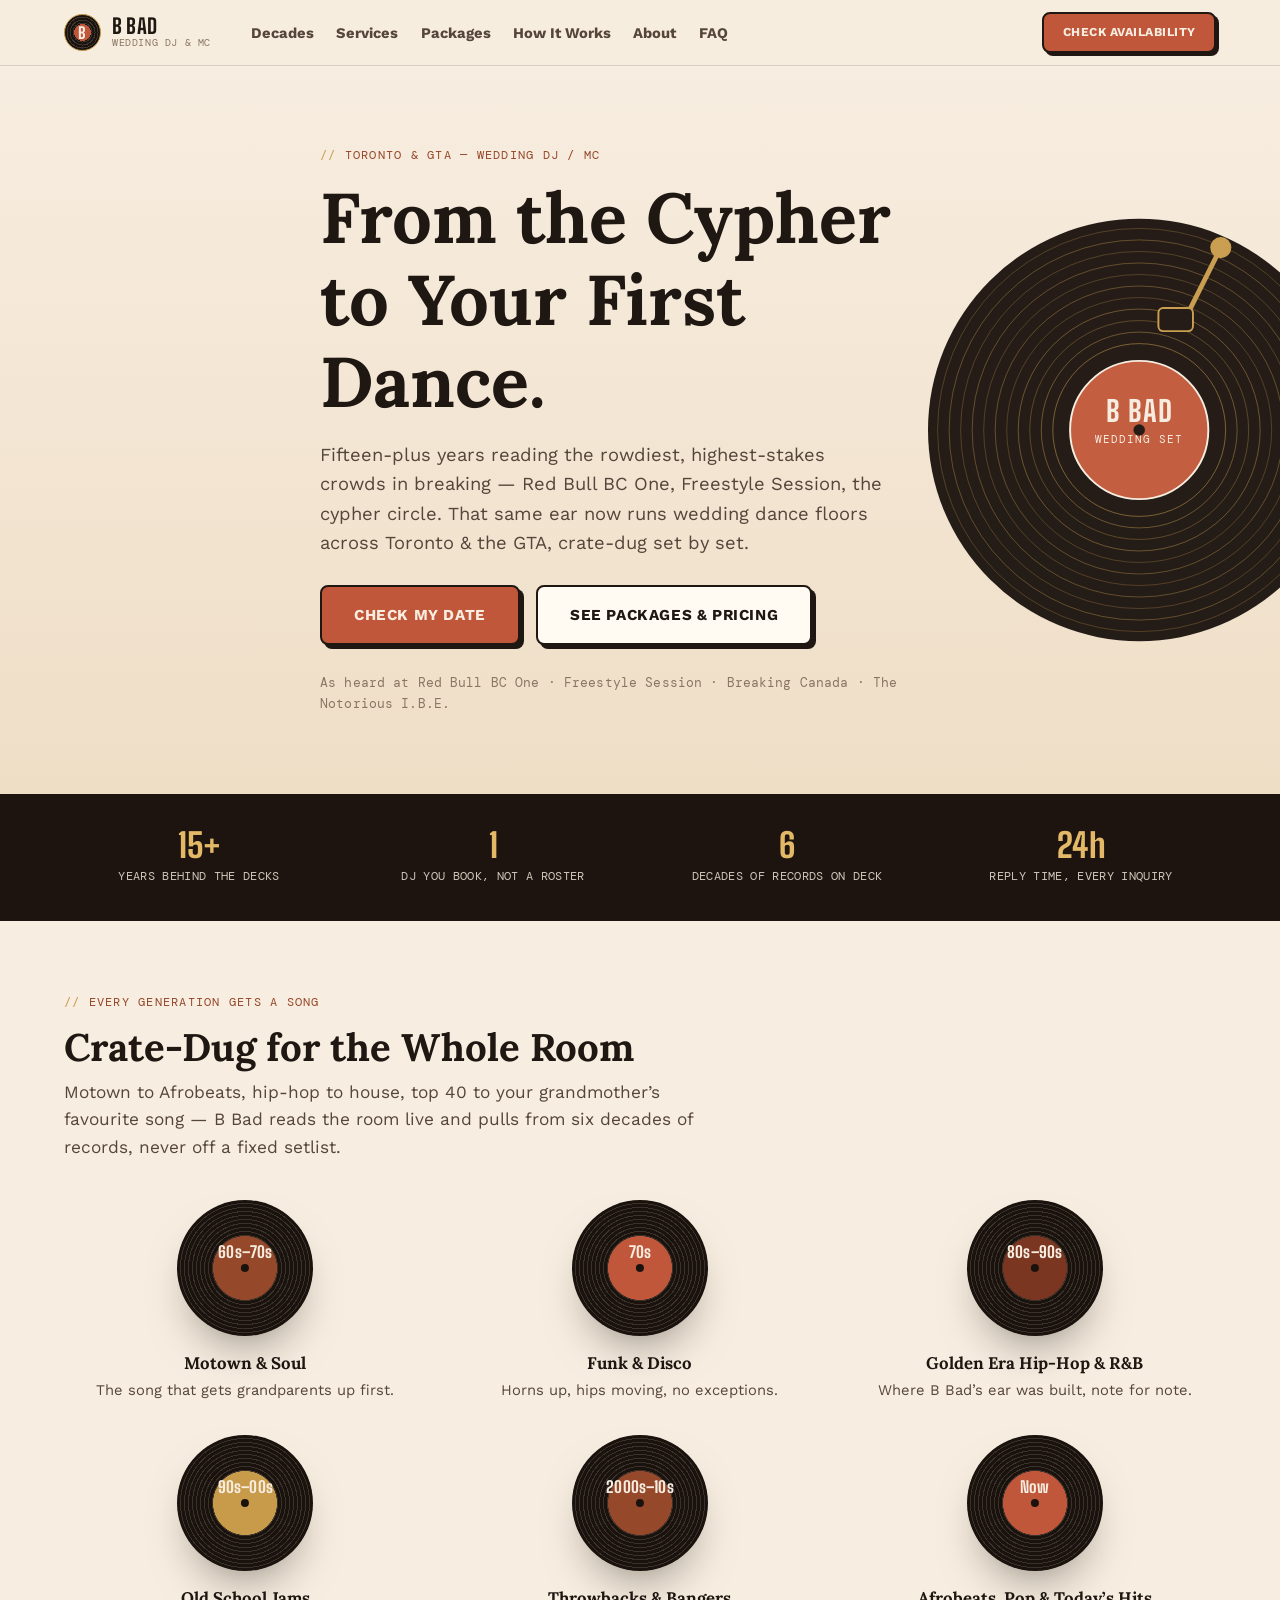
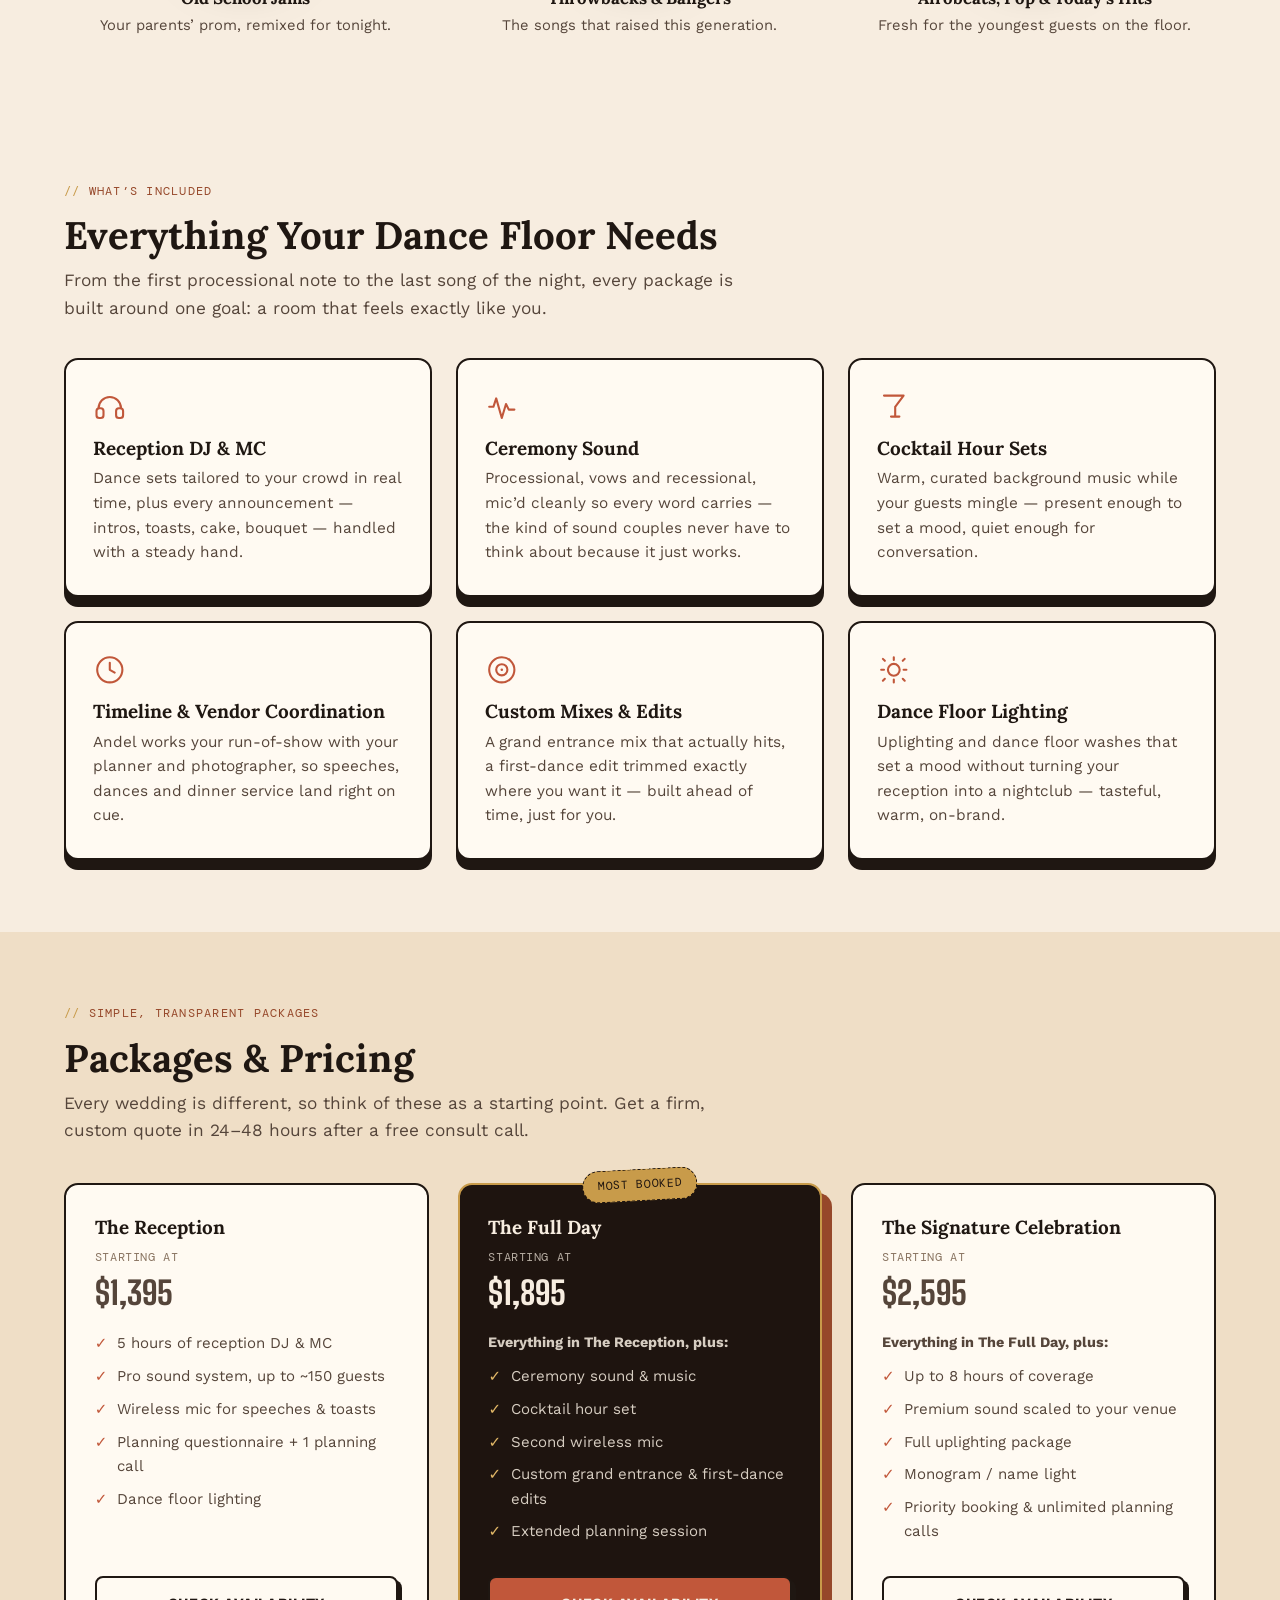
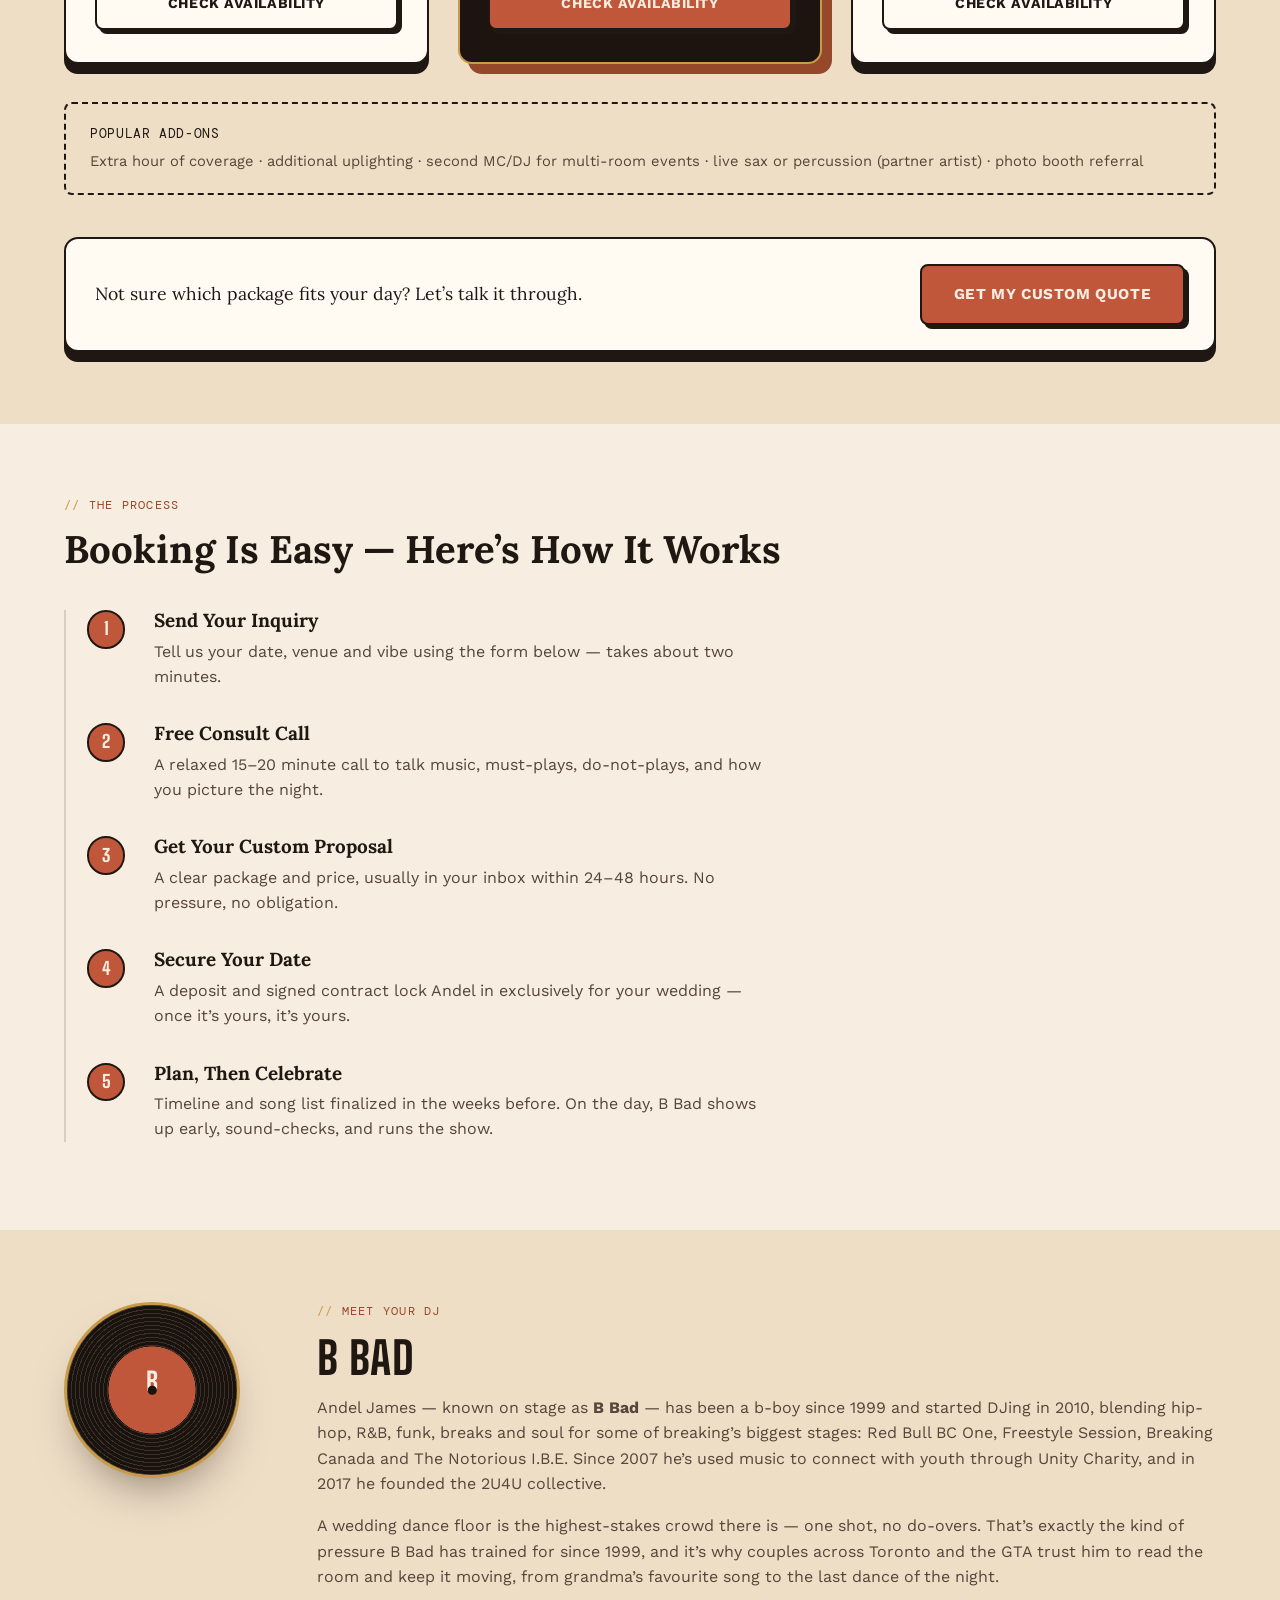
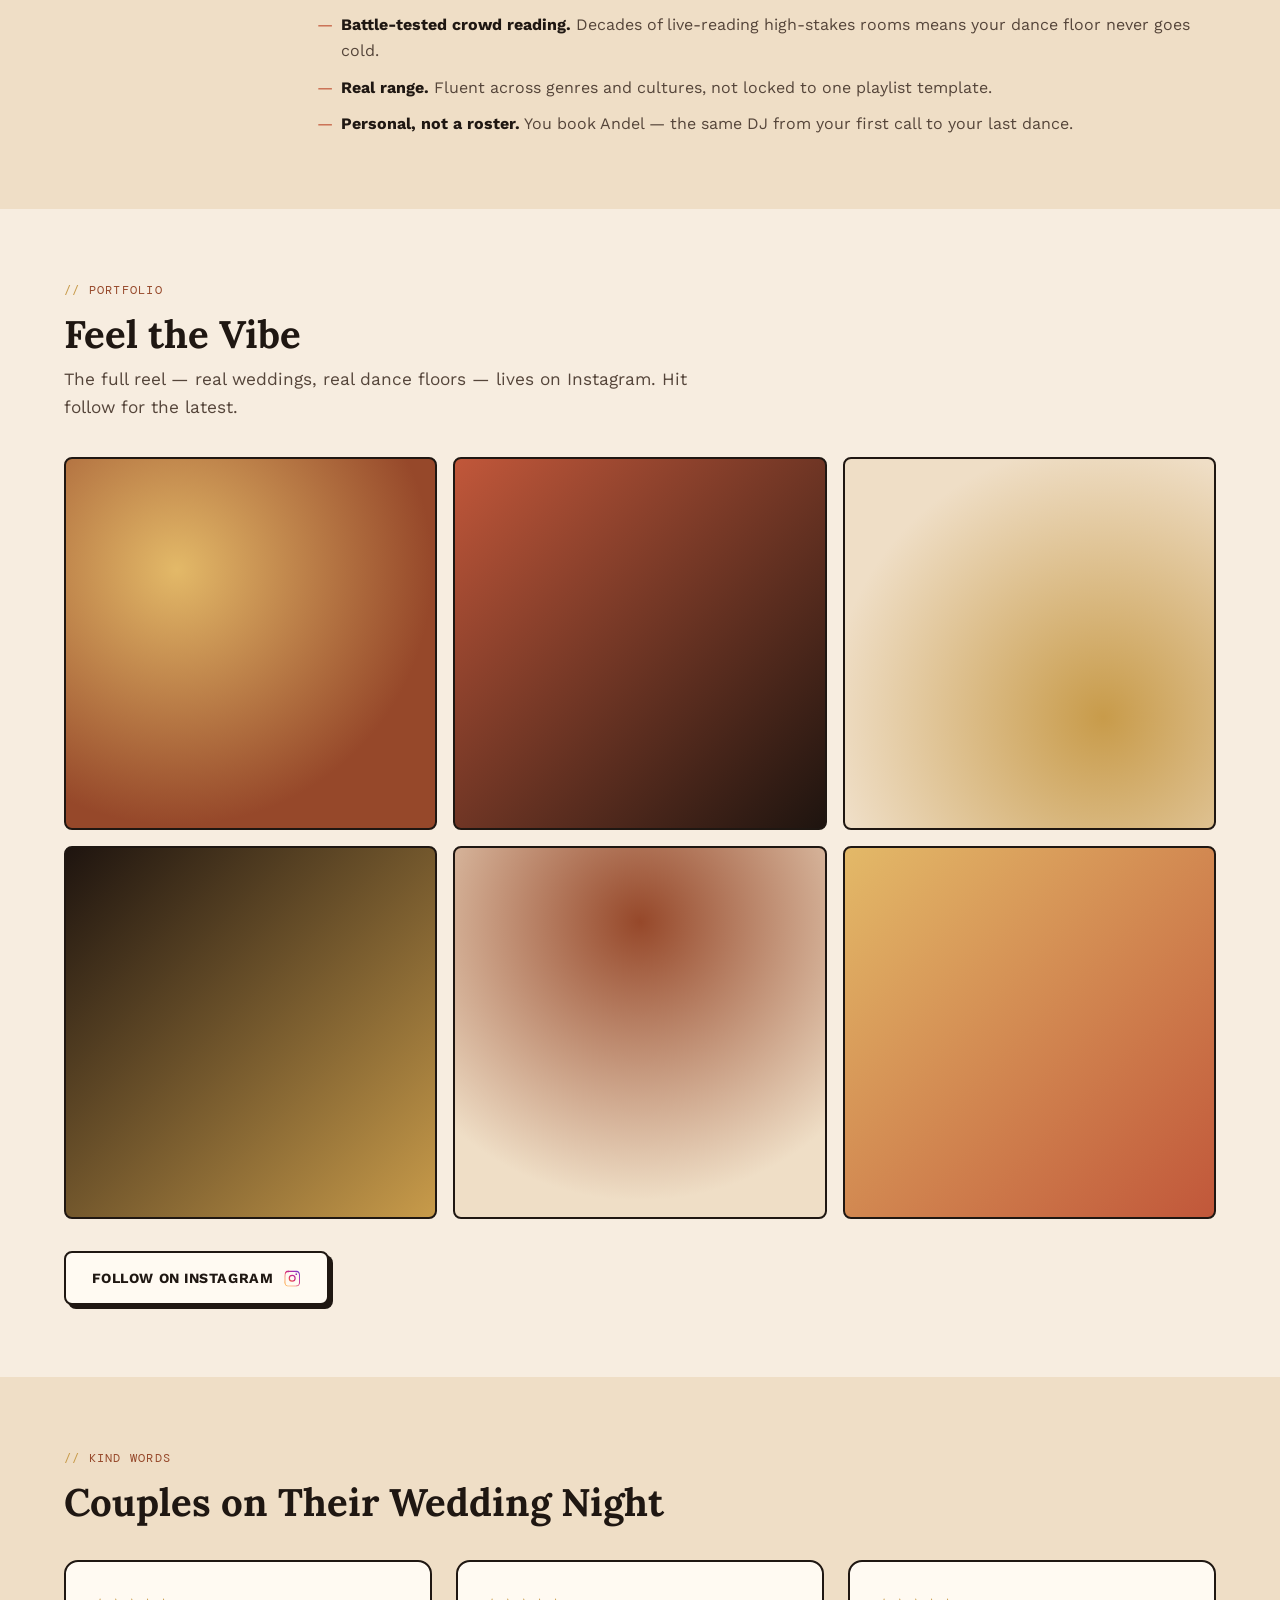
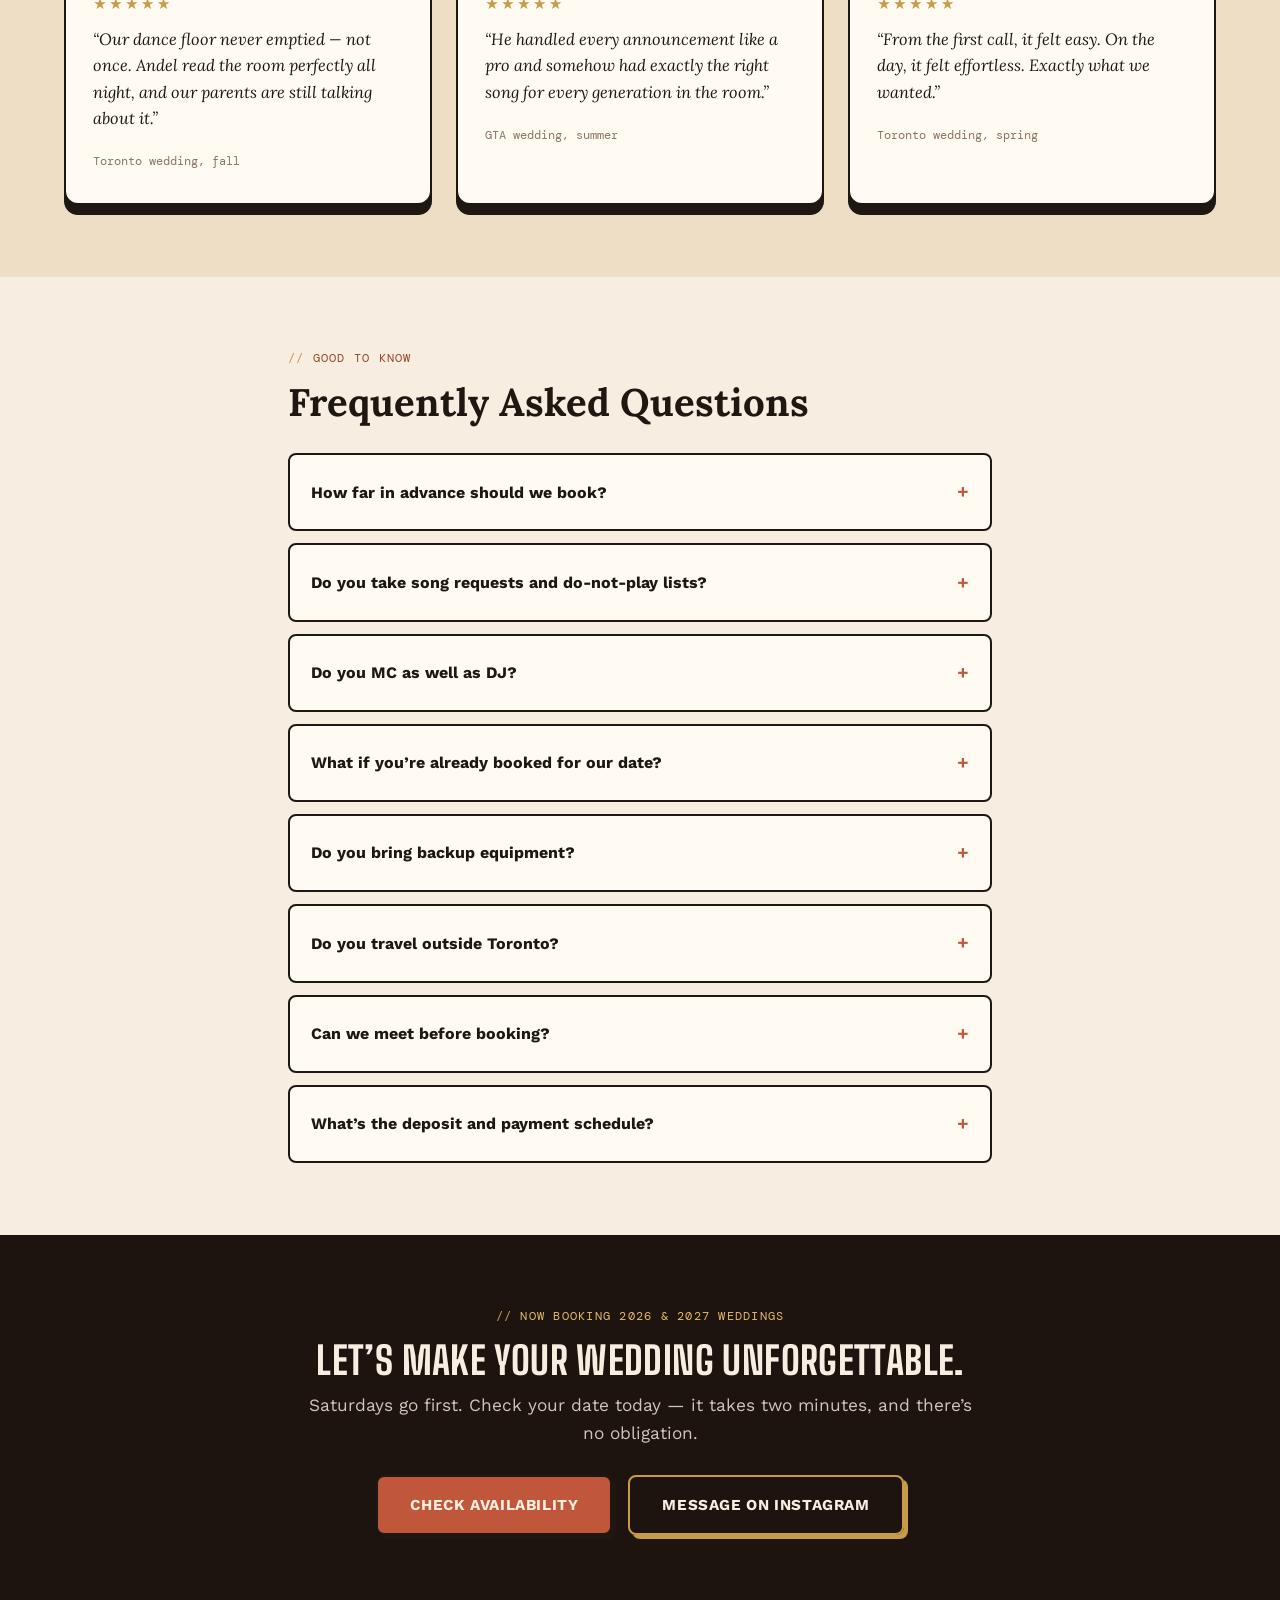
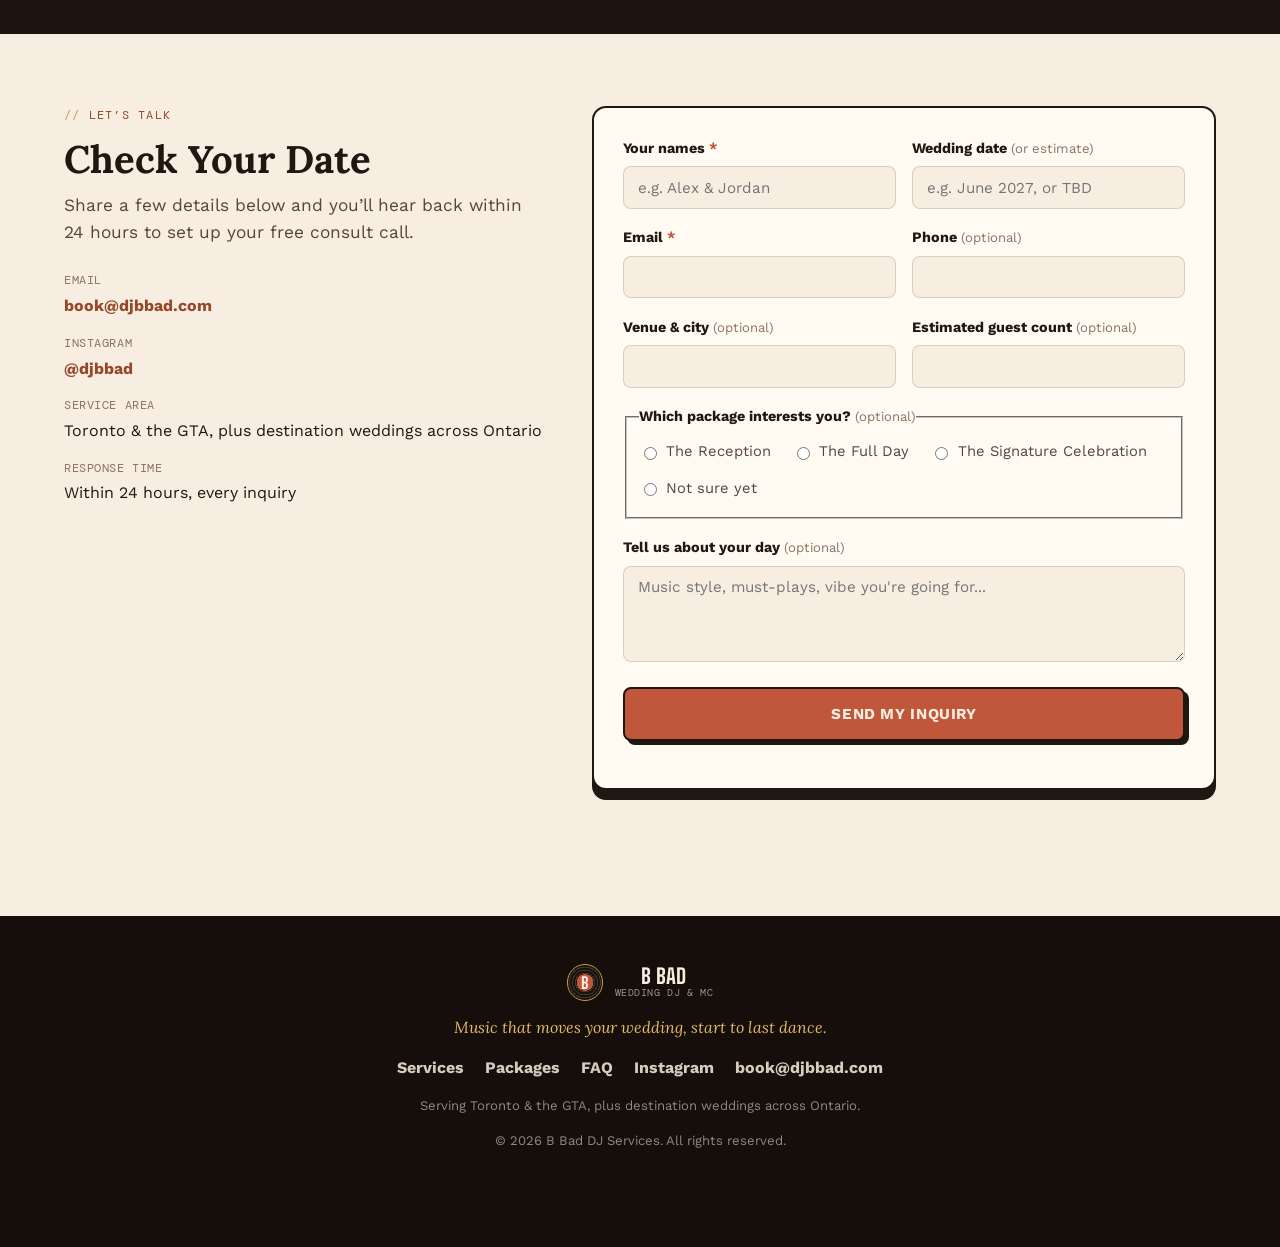
<file: djbbad/index.html>
<!DOCTYPE html>
<html lang="en">
<head>
<meta charset="UTF-8">
<meta name="viewport" content="width=device-width, initial-scale=1.0">
<title>B Bad — Toronto Wedding DJ &amp; MC Services</title>
<meta name="description" content="Toronto &amp; GTA wedding DJ and MC with 15+ years reading a crowd. Ceremony, cocktail hour, reception and lighting — one DJ, one unforgettable dance floor. Check your date today.">
<meta property="og:title" content="B Bad — Toronto Wedding DJ &amp; MC Services">
<meta property="og:description" content="Music that moves your wedding, start to last dance. Check your date today.">
<meta property="og:type" content="website">
<meta property="og:url" content="https://www.djbbad.com/">
<meta property="og:image" content="https://www.djbbad.com/assets/img/og-image.png">
<meta property="og:image:width" content="1200">
<meta property="og:image:height" content="630">
<meta property="og:image:alt" content="B Bad — Wedding DJ &amp; MC, Toronto &amp; GTA">
<meta name="twitter:card" content="summary_large_image">
<meta name="twitter:title" content="B Bad — Toronto Wedding DJ &amp; MC Services">
<meta name="twitter:description" content="Music that moves your wedding, start to last dance. Check your date today.">
<meta name="twitter:image" content="https://www.djbbad.com/assets/img/og-image.png">
<link rel="icon" type="image/svg+xml" href="assets/favicon.svg">
<link rel="icon" type="image/png" sizes="48x48" href="assets/img/favicon-48.png">
<link rel="apple-touch-icon" href="assets/img/apple-touch-icon.png">
<link rel="stylesheet" href="style.css">
<script type="application/ld+json">
{
  "@context": "https://schema.org",
  "@type": "LocalBusiness",
  "name": "B Bad DJ Services",
  "alternateName": "DJ B Bad",
  "description": "Wedding DJ and MC services in Toronto and the Greater Toronto Area: ceremony sound, cocktail hour, reception and dance floor lighting.",
  "url": "https://www.djbbad.com/",
  "image": "https://www.djbbad.com/assets/img/og-image.png",
  "priceRange": "$$",
  "areaServed": "Greater Toronto Area",
  "address": {
    "@type": "PostalAddress",
    "addressLocality": "Toronto",
    "addressRegion": "ON",
    "addressCountry": "CA"
  },
  "sameAs": [
    "https://www.instagram.com/djbbad"
  ]
}
</script>
</head>
<body>

<a class="skip-link" href="#main">Skip to main content</a>

<!-- ============================================================
     REPLACE-BEFORE-LAUNCH CHECKLIST (see README.md in this folder):
     1. Contact email:        book@djbbad.com          (confirm real inbox)
     2. Instagram handle:     https://www.instagram.com/djbbad   (confirm real handle)
     3. Contact form target:  https://formsubmit.co/book@djbbad.com  (activate on first submission, see README)
     4. Pricing:               "Starting at" figures in #packages are samples — confirm current rates
     5. Testimonials:          #testimonials cards are SAMPLE COPY — swap in real couples' words + first names
     6. Deposit / payment terms in FAQ — confirm exact percentage and schedule
     7. Travel fee threshold outside the GTA — confirm distance/amount
     ============================================================ -->

<header class="site-header">
  <div class="wrap header-inner">
    <a class="brand" href="#top" aria-label="B Bad, back to top">
      <span class="brand-mark" aria-hidden="true">B</span>
      <span class="brand-word">
        <span class="brand-name">B&nbsp;Bad</span>
        <span class="brand-sub">Wedding DJ &amp; MC</span>
      </span>
    </a>
    <nav aria-label="Main navigation">
      <ul class="nav-list">
        <li><a href="#decades">Decades</a></li>
        <li><a href="#services">Services</a></li>
        <li><a href="#packages">Packages</a></li>
        <li><a href="#how-it-works">How It Works</a></li>
        <li><a href="#about">About</a></li>
        <li><a href="#faq">FAQ</a></li>
      </ul>
    </nav>
    <div class="header-cta">
      <a class="btn btn-primary btn-small" href="#contact">Check Availability</a>
    </div>
  </div>
</header>

<main id="main">

  <!-- ================= HERO ================= -->
  <section id="top" class="hero" aria-labelledby="hero-title">
    <div class="hero-vinyl" aria-hidden="true">
      <svg viewBox="0 0 600 460" width="100%" height="100%">
        <circle cx="420" cy="230" r="220" fill="var(--vinyl)"/>
        <g fill="none" stroke="currentColor">
          <circle cx="420" cy="230" r="90" stroke-opacity="0.55"/>
          <circle cx="420" cy="230" r="102" stroke-opacity="0.45"/>
          <circle cx="420" cy="230" r="114" stroke-opacity="0.35"/>
          <circle cx="420" cy="230" r="126" stroke-opacity="0.45"/>
          <circle cx="420" cy="230" r="138" stroke-opacity="0.3"/>
          <circle cx="420" cy="230" r="150" stroke-opacity="0.4"/>
          <circle cx="420" cy="230" r="162" stroke-opacity="0.3"/>
          <circle cx="420" cy="230" r="174" stroke-opacity="0.4"/>
          <circle cx="420" cy="230" r="186" stroke-opacity="0.3"/>
          <circle cx="420" cy="230" r="198" stroke-opacity="0.4"/>
          <circle cx="420" cy="230" r="210" stroke-opacity="0.3"/>
        </g>
        <circle cx="420" cy="230" r="72" fill="var(--terracotta)" stroke="var(--cream)" stroke-width="2"/>
        <text x="420" y="222" text-anchor="middle" fill="var(--cream)" font-family="'Big Shoulders', sans-serif" font-weight="800" font-size="30" letter-spacing="1">B BAD</text>
        <text x="420" y="244" text-anchor="middle" fill="var(--cream)" font-family="'DM Mono', monospace" font-size="11" letter-spacing="1">WEDDING SET</text>
        <circle cx="420" cy="230" r="6" fill="var(--vinyl)"/>
        <line x1="505" y1="40" x2="465" y2="120" stroke="var(--gold)" stroke-width="5" stroke-linecap="round"/>
        <circle cx="505" cy="40" r="11" fill="var(--gold)"/>
        <rect x="440" y="103" width="36" height="24" rx="5" fill="var(--vinyl)" stroke="var(--gold)" stroke-width="2"/>
      </svg>
    </div>
    <div class="wrap hero-inner">
      <p class="eyebrow">Toronto &amp; GTA &mdash; Wedding DJ / MC</p>
      <h1 id="hero-title">From the Cypher<br>to Your First Dance.</h1>
      <p class="hero-lede">
        Fifteen-plus years reading the rowdiest, highest-stakes crowds in breaking — Red
        Bull BC One, Freestyle Session, the cypher circle. That same ear now runs wedding
        dance floors across Toronto &amp; the GTA, crate-dug set by set.
      </p>
      <div class="cta-row">
        <a class="btn btn-primary btn-big" href="#contact">Check My Date</a>
        <a class="btn btn-outline btn-big" href="#packages">See Packages &amp; Pricing</a>
      </div>
      <p class="trust-line">As heard at Red Bull BC One &middot; Freestyle Session &middot; Breaking Canada &middot; The Notorious I.B.E.</p>
    </div>
  </section>

  <!-- ================= STATS STRIP ================= -->
  <section class="strip" aria-label="Why couples book B Bad">
    <div class="wrap strip-grid">
      <div class="strip-item"><span class="strip-num">15+</span><span class="strip-label">Years Behind the Decks</span></div>
      <div class="strip-item"><span class="strip-num">1</span><span class="strip-label">DJ You Book, Not a Roster</span></div>
      <div class="strip-item"><span class="strip-num">6</span><span class="strip-label">Decades of Records on Deck</span></div>
      <div class="strip-item"><span class="strip-num">24h</span><span class="strip-label">Reply Time, Every Inquiry</span></div>
    </div>
  </section>

  <!-- ================= DECADES ================= -->
  <section id="decades" class="section" aria-labelledby="decades-title">
    <div class="wrap">
      <p class="eyebrow">Every Generation Gets a Song</p>
      <h2 id="decades-title">Crate-Dug for the Whole Room</h2>
      <p class="section-lede">Motown to Afrobeats, hip-hop to house, top 40 to your grandmother&rsquo;s favourite song — B Bad reads the room live and pulls from six decades of records, never off a fixed setlist.</p>

      <div class="decades-grid">
        <div class="decade-card">
          <div class="decade-record" style="--rec-label:#96482a;"><span class="decade-era">60s&ndash;70s</span></div>
          <h3>Motown &amp; Soul</h3>
          <p>The song that gets grandparents up first.</p>
        </div>
        <div class="decade-card">
          <div class="decade-record" style="--rec-label:#c1573a;"><span class="decade-era">70s</span></div>
          <h3>Funk &amp; Disco</h3>
          <p>Horns up, hips moving, no exceptions.</p>
        </div>
        <div class="decade-card">
          <div class="decade-record" style="--rec-label:#7a3620;"><span class="decade-era">80s&ndash;90s</span></div>
          <h3>Golden Era Hip-Hop &amp; R&amp;B</h3>
          <p>Where B Bad&rsquo;s ear was built, note for note.</p>
        </div>
        <div class="decade-card">
          <div class="decade-record" style="--rec-label:#c89b4a;"><span class="decade-era">90s&ndash;00s</span></div>
          <h3>Old School Jams</h3>
          <p>Your parents&rsquo; prom, remixed for tonight.</p>
        </div>
        <div class="decade-card">
          <div class="decade-record" style="--rec-label:#96482a;"><span class="decade-era">2000s&ndash;10s</span></div>
          <h3>Throwbacks &amp; Bangers</h3>
          <p>The songs that raised this generation.</p>
        </div>
        <div class="decade-card">
          <div class="decade-record" style="--rec-label:#c1573a;"><span class="decade-era">Now</span></div>
          <h3>Afrobeats, Pop &amp; Today&rsquo;s Hits</h3>
          <p>Fresh for the youngest guests on the floor.</p>
        </div>
      </div>
    </div>
  </section>

  <!-- ================= SERVICES ================= -->
  <section id="services" class="section" aria-labelledby="services-title">
    <div class="wrap">
      <p class="eyebrow">What&rsquo;s Included</p>
      <h2 id="services-title">Everything Your Dance Floor Needs</h2>
      <p class="section-lede">From the first processional note to the last song of the night, every package is built around one goal: a room that feels exactly like you.</p>

      <div class="card-grid card-grid-3">
        <div class="service-card">
          <svg class="service-icon" viewBox="0 0 24 24" aria-hidden="true"><path d="M4 13a8 8 0 0 1 16 0" fill="none" stroke="currentColor" stroke-width="1.5" stroke-linecap="round"/><rect x="2.5" y="13" width="5" height="7" rx="2" fill="none" stroke="currentColor" stroke-width="1.5"/><rect x="16.5" y="13" width="5" height="7" rx="2" fill="none" stroke="currentColor" stroke-width="1.5"/></svg>
          <h3>Reception DJ &amp; MC</h3>
          <p>Dance sets tailored to your crowd in real time, plus every announcement — intros, toasts, cake, bouquet — handled with a steady hand.</p>
        </div>
        <div class="service-card">
          <svg class="service-icon" viewBox="0 0 24 24" aria-hidden="true"><path d="M3 12h3l2-6 4 14 3-10 2 4h4" fill="none" stroke="currentColor" stroke-width="1.5" stroke-linecap="round" stroke-linejoin="round"/></svg>
          <h3>Ceremony Sound</h3>
          <p>Processional, vows and recessional, mic&rsquo;d cleanly so every word carries — the kind of sound couples never have to think about because it just works.</p>
        </div>
        <div class="service-card">
          <svg class="service-icon" viewBox="0 0 24 24" aria-hidden="true"><path d="M5 4h14l-6 8v7h3M13 12v7h-3" fill="none" stroke="currentColor" stroke-width="1.5" stroke-linecap="round" stroke-linejoin="round"/></svg>
          <h3>Cocktail Hour Sets</h3>
          <p>Warm, curated background music while your guests mingle — present enough to set a mood, quiet enough for conversation.</p>
        </div>
        <div class="service-card">
          <svg class="service-icon" viewBox="0 0 24 24" aria-hidden="true"><circle cx="12" cy="12" r="9" fill="none" stroke="currentColor" stroke-width="1.5"/><path d="M12 7v5l3.5 2" fill="none" stroke="currentColor" stroke-width="1.5" stroke-linecap="round" stroke-linejoin="round"/></svg>
          <h3>Timeline &amp; Vendor Coordination</h3>
          <p>Andel works your run-of-show with your planner and photographer, so speeches, dances and dinner service land right on cue.</p>
        </div>
        <div class="service-card">
          <svg class="service-icon" viewBox="0 0 24 24" aria-hidden="true"><circle cx="12" cy="12" r="4" fill="none" stroke="currentColor" stroke-width="1.5"/><circle cx="12" cy="12" r="9" fill="none" stroke="currentColor" stroke-width="1.5"/><circle cx="12" cy="12" r="0.9" fill="currentColor"/></svg>
          <h3>Custom Mixes &amp; Edits</h3>
          <p>A grand entrance mix that actually hits, a first-dance edit trimmed exactly where you want it — built ahead of time, just for you.</p>
        </div>
        <div class="service-card">
          <svg class="service-icon" viewBox="0 0 24 24" aria-hidden="true"><path d="M12 3v2M12 19v2M4.2 4.2l1.4 1.4M18.4 18.4l1.4 1.4M3 12h2M19 12h2M4.2 19.8l1.4-1.4M18.4 5.6l1.4-1.4" stroke="currentColor" stroke-width="1.5" stroke-linecap="round"/><circle cx="12" cy="12" r="4.2" fill="none" stroke="currentColor" stroke-width="1.5"/></svg>
          <h3>Dance Floor Lighting</h3>
          <p>Uplighting and dance floor washes that set a mood without turning your reception into a nightclub — tasteful, warm, on-brand.</p>
        </div>
      </div>
    </div>
  </section>

  <!-- ================= PACKAGES / PRICING ================= -->
  <section id="packages" class="section section-alt" aria-labelledby="packages-title">
    <div class="wrap">
      <p class="eyebrow">Simple, Transparent Packages</p>
      <h2 id="packages-title">Packages &amp; Pricing</h2>
      <p class="section-lede">Every wedding is different, so think of these as a starting point. Get a firm, custom quote in 24&ndash;48 hours after a free consult call.</p>

      <div class="pricing-grid">
        <div class="price-card">
          <h3>The Reception</h3>
          <p class="price"><span class="price-from">Starting at</span> $1,395</p>
          <ul class="price-features">
            <li>5 hours of reception DJ &amp; MC</li>
            <li>Pro sound system, up to ~150 guests</li>
            <li>Wireless mic for speeches &amp; toasts</li>
            <li>Planning questionnaire + 1 planning call</li>
            <li>Dance floor lighting</li>
          </ul>
          <a class="btn btn-outline btn-full" href="#contact">Check Availability</a>
        </div>

        <div class="price-card price-card-featured">
          <p class="price-badge">Most Booked</p>
          <h3>The Full Day</h3>
          <p class="price"><span class="price-from">Starting at</span> $1,895</p>
          <p class="price-includes">Everything in The Reception, plus:</p>
          <ul class="price-features">
            <li>Ceremony sound &amp; music</li>
            <li>Cocktail hour set</li>
            <li>Second wireless mic</li>
            <li>Custom grand entrance &amp; first-dance edits</li>
            <li>Extended planning session</li>
          </ul>
          <a class="btn btn-primary btn-full" href="#contact">Check Availability</a>
        </div>

        <div class="price-card">
          <h3>The Signature Celebration</h3>
          <p class="price"><span class="price-from">Starting at</span> $2,595</p>
          <p class="price-includes">Everything in The Full Day, plus:</p>
          <ul class="price-features">
            <li>Up to 8 hours of coverage</li>
            <li>Premium sound scaled to your venue</li>
            <li>Full uplighting package</li>
            <li>Monogram / name light</li>
            <li>Priority booking &amp; unlimited planning calls</li>
          </ul>
          <a class="btn btn-outline btn-full" href="#contact">Check Availability</a>
        </div>
      </div>

      <div class="addons">
        <p class="addons-title">Popular add-ons</p>
        <p class="addons-list">Extra hour of coverage &middot; additional uplighting &middot; second MC/DJ for multi-room events &middot; live sax or percussion (partner artist) &middot; photo booth referral</p>
      </div>

      <div class="cta-band-inline">
        <p>Not sure which package fits your day? Let&rsquo;s talk it through.</p>
        <a class="btn btn-primary btn-big" href="#contact">Get My Custom Quote</a>
      </div>
    </div>
  </section>

  <!-- ================= HOW IT WORKS ================= -->
  <section id="how-it-works" class="section" aria-labelledby="how-title">
    <div class="wrap">
      <p class="eyebrow">The Process</p>
      <h2 id="how-title">Booking Is Easy — Here&rsquo;s How It Works</h2>

      <ol class="steps">
        <li class="step">
          <span class="step-num">1</span>
          <div>
            <h3>Send Your Inquiry</h3>
            <p>Tell us your date, venue and vibe using the form below — takes about two minutes.</p>
          </div>
        </li>
        <li class="step">
          <span class="step-num">2</span>
          <div>
            <h3>Free Consult Call</h3>
            <p>A relaxed 15&ndash;20 minute call to talk music, must-plays, do-not-plays, and how you picture the night.</p>
          </div>
        </li>
        <li class="step">
          <span class="step-num">3</span>
          <div>
            <h3>Get Your Custom Proposal</h3>
            <p>A clear package and price, usually in your inbox within 24&ndash;48 hours. No pressure, no obligation.</p>
          </div>
        </li>
        <li class="step">
          <span class="step-num">4</span>
          <div>
            <h3>Secure Your Date</h3>
            <p>A deposit and signed contract lock Andel in exclusively for your wedding — once it&rsquo;s yours, it&rsquo;s yours.</p>
          </div>
        </li>
        <li class="step">
          <span class="step-num">5</span>
          <div>
            <h3>Plan, Then Celebrate</h3>
            <p>Timeline and song list finalized in the weeks before. On the day, B Bad shows up early, sound-checks, and runs the show.</p>
          </div>
        </li>
      </ol>
    </div>
  </section>

  <!-- ================= ABOUT ================= -->
  <section id="about" class="section section-alt" aria-labelledby="about-title">
    <div class="wrap about-grid">
      <div class="about-vinyl" aria-hidden="true">
        <span>B</span>
      </div>
      <div class="about-copy">
        <p class="eyebrow">Meet Your DJ</p>
        <h2 id="about-title" class="name-mark">B Bad</h2>
        <p>
          Andel James — known on stage as <strong>B Bad</strong> — has been a b-boy since
          1999 and started DJing in 2010, blending hip-hop, R&amp;B, funk, breaks and soul
          for some of breaking&rsquo;s biggest stages: Red Bull BC One, Freestyle Session,
          Breaking Canada and The Notorious I.B.E. Since 2007 he&rsquo;s used music to
          connect with youth through Unity Charity, and in 2017 he founded the 2U4U
          collective.
        </p>
        <p>
          A wedding dance floor is the highest-stakes crowd there is — one shot, no
          do-overs. That&rsquo;s exactly the kind of pressure B Bad has trained for since
          1999, and it&rsquo;s why couples across Toronto and the GTA trust him to read
          the room and keep it moving, from grandma&rsquo;s favourite song to the last
          dance of the night.
        </p>
        <ul class="why-list">
          <li><strong>Battle-tested crowd reading.</strong> Decades of live-reading high-stakes rooms means your dance floor never goes cold.</li>
          <li><strong>Real range.</strong> Fluent across genres and cultures, not locked to one playlist template.</li>
          <li><strong>Personal, not a roster.</strong> You book Andel — the same DJ from your first call to your last dance.</li>
        </ul>
      </div>
    </div>
  </section>

  <!-- ================= GALLERY / PORTFOLIO ================= -->
  <section id="gallery" class="section" aria-labelledby="gallery-title">
    <div class="wrap">
      <p class="eyebrow">Portfolio</p>
      <h2 id="gallery-title">Feel the Vibe</h2>
      <p class="section-lede">The full reel — real weddings, real dance floors — lives on Instagram. Hit follow for the latest.</p>

      <div class="gallery-grid" aria-hidden="true">
        <div class="gallery-tile gallery-tile-1"></div>
        <div class="gallery-tile gallery-tile-2"></div>
        <div class="gallery-tile gallery-tile-3"></div>
        <div class="gallery-tile gallery-tile-4"></div>
        <div class="gallery-tile gallery-tile-5"></div>
        <div class="gallery-tile gallery-tile-6"></div>
      </div>

      <a class="btn btn-outline btn-ig" href="https://www.instagram.com/djbbad" target="_blank" rel="noopener noreferrer">
        Follow on Instagram
        <svg class="ig-icon" viewBox="0 0 24 24" aria-hidden="true" focusable="false"><defs><linearGradient id="ig-grad" x1="0" y1="24" x2="24" y2="0" gradientUnits="userSpaceOnUse"><stop offset="0" stop-color="#FEDA75"/><stop offset="0.25" stop-color="#FA7E1E"/><stop offset="0.5" stop-color="#D62976"/><stop offset="0.75" stop-color="#962FBF"/><stop offset="1" stop-color="#4F5BD5"/></linearGradient></defs><path fill="url(#ig-grad)" d="M12 2.2c3.2 0 3.6 0 4.9.1 1.2.1 2 .2 2.4.4.6.2 1 .5 1.4 1 .4.4.7.8 1 1.4.2.5.3 1.2.4 2.4.1 1.3.1 1.7.1 4.9s0 3.6-.1 4.9c-.1 1.2-.2 2-.4 2.4-.2.6-.5 1-1 1.4-.4.4-.8.7-1.4 1-.5.2-1.2.3-2.4.4-1.3.1-1.7.1-4.9.1s-3.6 0-4.9-.1c-1.2-.1-2-.2-2.4-.4-.6-.2-1-.5-1.4-1-.4-.4-.7-.8-1-1.4-.2-.5-.3-1.2-.4-2.4C2.2 15.6 2.2 15.2 2.2 12s0-3.6.1-4.9c.1-1.2.2-2 .4-2.4.2-.6.5-1 1-1.4.4-.4.8-.7 1.4-1 .5-.2 1.2-.3 2.4-.4C8.4 2.2 8.8 2.2 12 2.2zm0 1.8c-3.1 0-3.5 0-4.7.1-1 .1-1.6.2-2 .3-.5.2-.8.4-1.2.7-.4.4-.6.7-.7 1.2-.1.4-.3 1-.3 2C3 9.5 3 9.9 3 13s0 3.5.1 4.7c.1 1 .2 1.6.3 2 .2.5.4.8.7 1.2.4.4.7.6 1.2.7.4.1 1 .3 2 .3 1.2.1 1.6.1 4.7.1s3.5 0 4.7-.1c1-.1 1.6-.2 2-.3.5-.2.8-.4 1.2-.7.4-.4.6-.7.7-1.2.1-.4.3-1 .3-2 .1-1.2.1-1.6.1-4.7s0-3.5-.1-4.7c-.1-1-.2-1.6-.3-2-.2-.5-.4-.8-.7-1.2-.4-.4-.7-.6-1.2-.7-.4-.1-1-.3-2-.3-1.2-.1-1.6-.1-4.7-.1z"/><path fill="url(#ig-grad)" d="M12 7.4a4.6 4.6 0 1 0 0 9.2 4.6 4.6 0 0 0 0-9.2zm0 7.6a3 3 0 1 1 0-6 3 3 0 0 1 0 6z"/><circle fill="url(#ig-grad)" cx="17.3" cy="6.7" r="1.1"/></svg>
      </a>
    </div>
  </section>

  <!-- ================= TESTIMONIALS ================= -->
  <!-- SAMPLE COPY — replace with real couples' testimonials (first names + wedding season) before launch -->
  <section class="section section-alt" aria-labelledby="testimonials-title">
    <div class="wrap">
      <p class="eyebrow">Kind Words</p>
      <h2 id="testimonials-title">Couples on Their Wedding Night</h2>

      <div class="card-grid card-grid-3">
        <blockquote class="testimonial">
          <p class="stars" aria-label="5 out of 5 stars">★★★★★</p>
          <p>&ldquo;Our dance floor never emptied — not once. Andel read the room perfectly all night, and our parents are still talking about it.&rdquo;</p>
          <cite>Toronto wedding, fall</cite>
        </blockquote>
        <blockquote class="testimonial">
          <p class="stars" aria-label="5 out of 5 stars">★★★★★</p>
          <p>&ldquo;He handled every announcement like a pro and somehow had exactly the right song for every generation in the room.&rdquo;</p>
          <cite>GTA wedding, summer</cite>
        </blockquote>
        <blockquote class="testimonial">
          <p class="stars" aria-label="5 out of 5 stars">★★★★★</p>
          <p>&ldquo;From the first call, it felt easy. On the day, it felt effortless. Exactly what we wanted.&rdquo;</p>
          <cite>Toronto wedding, spring</cite>
        </blockquote>
      </div>
    </div>
  </section>

  <!-- ================= FAQ ================= -->
  <section id="faq" class="section" aria-labelledby="faq-title">
    <div class="wrap about-narrow">
      <p class="eyebrow">Good to Know</p>
      <h2 id="faq-title">Frequently Asked Questions</h2>

      <div class="faq-list">
        <details class="faq-item">
          <summary>How far in advance should we book?</summary>
          <p>Popular Saturdays in wedding season (May&ndash;October) tend to book 9&ndash;12 months out. That said, reach out even if your date is close — availability opens up.</p>
        </details>
        <details class="faq-item">
          <summary>Do you take song requests and do-not-play lists?</summary>
          <p>Both, always. Every couple fills out a planning questionnaire ahead of the wedding covering must-plays, do-not-plays, and anything special (first dance, cultural traditions, family favourites).</p>
        </details>
        <details class="faq-item">
          <summary>Do you MC as well as DJ?</summary>
          <p>Yes — full MC service is included in every package: introductions, timeline cues, and announcements throughout the day.</p>
        </details>
        <details class="faq-item">
          <summary>What if you&rsquo;re already booked for our date?</summary>
          <p>Once your deposit and contract are signed, your date is exclusively yours — no other weddings are booked alongside it.</p>
        </details>
        <details class="faq-item">
          <summary>Do you bring backup equipment?</summary>
          <p>Yes. Redundant sound gear travels to every wedding, so a single equipment issue never becomes your problem on the day.</p>
        </details>
        <details class="faq-item">
          <summary>Do you travel outside Toronto?</summary>
          <p>Absolutely — GTA and destination weddings across Ontario. A travel fee may apply outside the immediate GTA; this is confirmed in your custom quote.</p>
        </details>
        <details class="faq-item">
          <summary>Can we meet before booking?</summary>
          <p>Of course. Every inquiry starts with a free consult call — no pressure, no obligation, just a conversation about your day.</p>
        </details>
        <details class="faq-item">
          <summary>What&rsquo;s the deposit and payment schedule?</summary>
          <p>A deposit secures your date, with the balance due before the wedding. Exact terms are laid out clearly in your contract.</p>
        </details>
      </div>
    </div>
  </section>

  <!-- ================= FINAL CTA ================= -->
  <section class="cta-final" aria-labelledby="cta-final-title">
    <div class="wrap">
      <p class="eyebrow eyebrow-on-dark">Now Booking 2026 &amp; 2027 Weddings</p>
      <h2 id="cta-final-title">Let&rsquo;s Make Your Wedding Unforgettable.</h2>
      <p class="section-lede cta-final-lede">Saturdays go first. Check your date today — it takes two minutes, and there&rsquo;s no obligation.</p>
      <div class="cta-row">
        <a class="btn btn-primary btn-big" href="#contact">Check Availability</a>
        <a class="btn btn-outline-on-dark btn-big" href="https://www.instagram.com/djbbad" target="_blank" rel="noopener noreferrer">Message on Instagram</a>
      </div>
    </div>
  </section>

  <!-- ================= CONTACT ================= -->
  <section id="contact" class="section" aria-labelledby="contact-title">
    <div class="wrap contact-grid">
      <div class="contact-copy">
        <p class="eyebrow">Let&rsquo;s Talk</p>
        <h2 id="contact-title">Check Your Date</h2>
        <p class="section-lede">Share a few details below and you&rsquo;ll hear back within 24 hours to set up your free consult call.</p>

        <ul class="contact-info">
          <li><span class="contact-label">Email</span><a href="mailto:book@djbbad.com">book@djbbad.com</a></li>
          <li><span class="contact-label">Instagram</span><a href="https://www.instagram.com/djbbad" target="_blank" rel="noopener noreferrer">@djbbad</a></li>
          <li><span class="contact-label">Service Area</span>Toronto &amp; the GTA, plus destination weddings across Ontario</li>
          <li><span class="contact-label">Response Time</span>Within 24 hours, every inquiry</li>
        </ul>
      </div>

      <form class="app-form contact-form" id="contact-form" action="https://formsubmit.co/book@djbbad.com" method="POST">
        <!-- FormSubmit config: https://formsubmit.co/, no signup required, forwards this
             form straight to book@djbbad.com. The first submission triggers a one-time
             confirmation email that must be clicked to activate delivery — see README. -->
        <input type="hidden" name="_subject" value="New wedding inquiry — djbbad.com">
        <input type="hidden" name="_template" value="table">
        <input type="hidden" name="_captcha" value="false">
        <input type="text" name="_honey" class="honeypot-field" tabindex="-1" autocomplete="off" aria-hidden="true">

        <div class="two-col">
          <div class="field">
            <label for="c-names">Your names <span class="required-mark">*</span></label>
            <input type="text" id="c-names" name="Couple's names" required autocomplete="name" placeholder="e.g. Alex &amp; Jordan">
          </div>
          <div class="field">
            <label for="c-date">Wedding date <span class="hint">(or estimate)</span></label>
            <input type="text" id="c-date" name="Wedding date" placeholder="e.g. June 2027, or TBD">
          </div>
        </div>

        <div class="two-col">
          <div class="field">
            <label for="c-email">Email <span class="required-mark">*</span></label>
            <input type="email" id="c-email" name="Email" required autocomplete="email">
          </div>
          <div class="field">
            <label for="c-phone">Phone <span class="hint">(optional)</span></label>
            <input type="tel" id="c-phone" name="Phone" autocomplete="tel">
          </div>
        </div>

        <div class="two-col">
          <div class="field">
            <label for="c-venue">Venue &amp; city <span class="hint">(optional)</span></label>
            <input type="text" id="c-venue" name="Venue and city" autocomplete="off">
          </div>
          <div class="field">
            <label for="c-guests">Estimated guest count <span class="hint">(optional)</span></label>
            <input type="text" id="c-guests" name="Guest count" autocomplete="off">
          </div>
        </div>

        <fieldset class="field">
          <legend>Which package interests you? <span class="hint">(optional)</span></legend>
          <ul class="radio-list">
            <li><label><input type="radio" name="Package interest" value="The Reception"> The Reception</label></li>
            <li><label><input type="radio" name="Package interest" value="The Full Day"> The Full Day</label></li>
            <li><label><input type="radio" name="Package interest" value="The Signature Celebration"> The Signature Celebration</label></li>
            <li><label><input type="radio" name="Package interest" value="Not sure yet"> Not sure yet</label></li>
          </ul>
        </fieldset>

        <div class="field">
          <label for="c-message">Tell us about your day <span class="hint">(optional)</span></label>
          <textarea id="c-message" name="Message" rows="4" placeholder="Music style, must-plays, vibe you're going for..."></textarea>
        </div>

        <div class="field">
          <button class="btn btn-primary btn-big btn-full" type="submit">Send My Inquiry</button>
        </div>
      </form>
    </div>
    <p class="wrap form-status" id="contact-status" role="status" aria-live="polite"></p>
  </section>

</main>

<footer class="site-footer">
  <div class="wrap footer-inner">
    <a class="brand footer-brand" href="#top" aria-label="B Bad, back to top">
      <span class="brand-mark" aria-hidden="true">B</span>
      <span class="brand-word">
        <span class="brand-name">B&nbsp;Bad</span>
        <span class="brand-sub">Wedding DJ &amp; MC</span>
      </span>
    </a>
    <p class="footer-tagline">Music that moves your wedding, start to last dance.</p>
    <ul class="footer-links">
      <li><a href="#services">Services</a></li>
      <li><a href="#packages">Packages</a></li>
      <li><a href="#faq">FAQ</a></li>
      <li><a href="https://www.instagram.com/djbbad" target="_blank" rel="noopener noreferrer">Instagram</a></li>
      <li><a href="mailto:book@djbbad.com">book@djbbad.com</a></li>
    </ul>
    <p class="note">Serving Toronto &amp; the GTA, plus destination weddings across Ontario.</p>
    <p class="note">&copy; 2026 B Bad DJ Services. All rights reserved.</p>
  </div>
</footer>

<script>
  // Progressive enhancement only — every control below works without JS:
  // anchor links scroll natively, <details> needs no script, and the form
  // falls back to a plain POST to FormSubmit's own confirmation page.
  (function () {
    var form = document.getElementById('contact-form');
    var status = document.getElementById('contact-status');
    if (form && status) {
      form.addEventListener('submit', function (e) {
        e.preventDefault();
        status.textContent = 'Sending...';
        status.className = 'form-status';
        fetch('https://formsubmit.co/ajax/book@djbbad.com', {
          method: 'POST',
          headers: { 'Accept': 'application/json' },
          body: new FormData(form)
        }).then(function (res) {
          if (!res.ok) throw new Error('Submission failed');
          return res.json();
        }).then(function () {
          form.hidden = true;
          status.textContent = "You're in! We've got your inquiry and will reply within 24 hours to set up your free consult call.";
          status.className = 'form-status is-success';
        }).catch(function () {
          status.textContent = 'Something went wrong sending that. Please try again, or email your inquiry directly to book@djbbad.com.';
          status.className = 'form-status is-error';
        });
      });
    }
  })();
</script>

<div class="mobile-cta" role="region" aria-label="Quick actions">
  <a class="btn btn-outline btn-small" href="https://www.instagram.com/djbbad" target="_blank" rel="noopener noreferrer">Instagram</a>
  <a class="btn btn-primary btn-small" href="#contact">Check Availability</a>
</div>

</body>
</html>
</file>
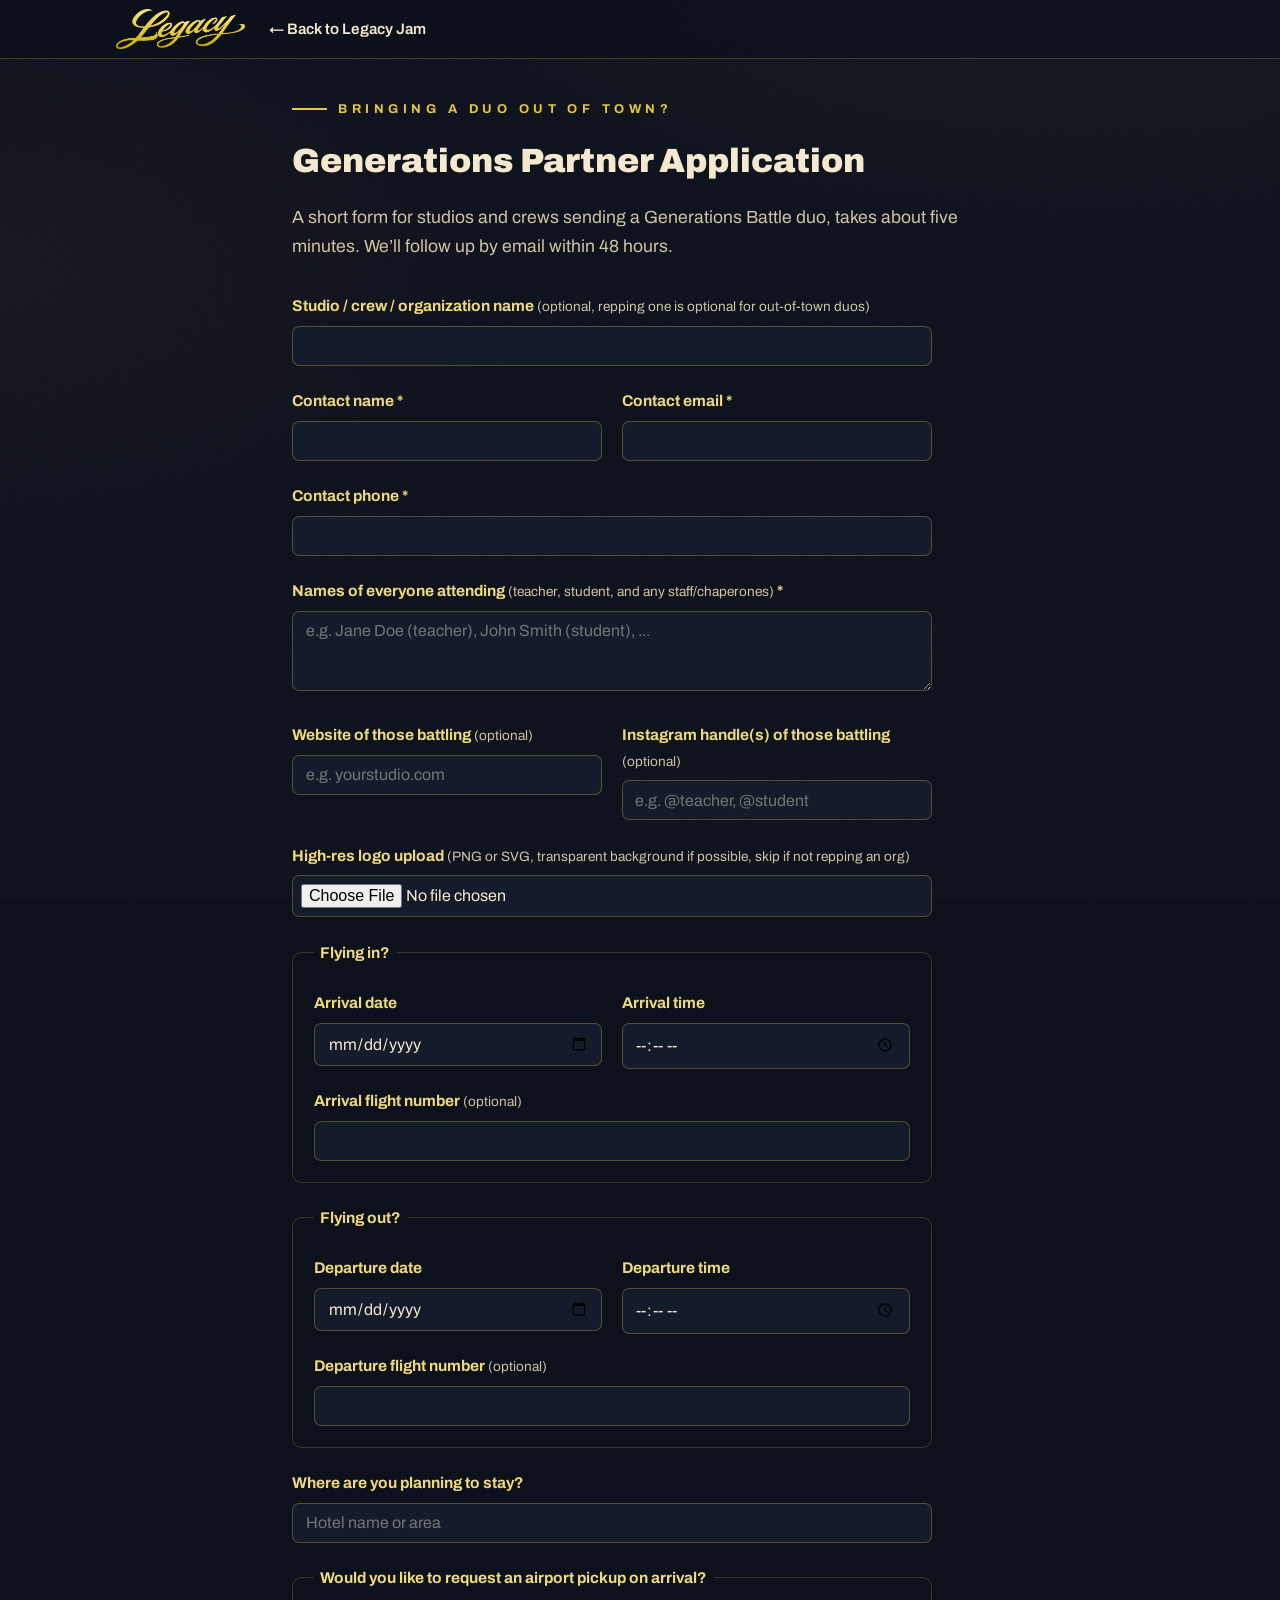
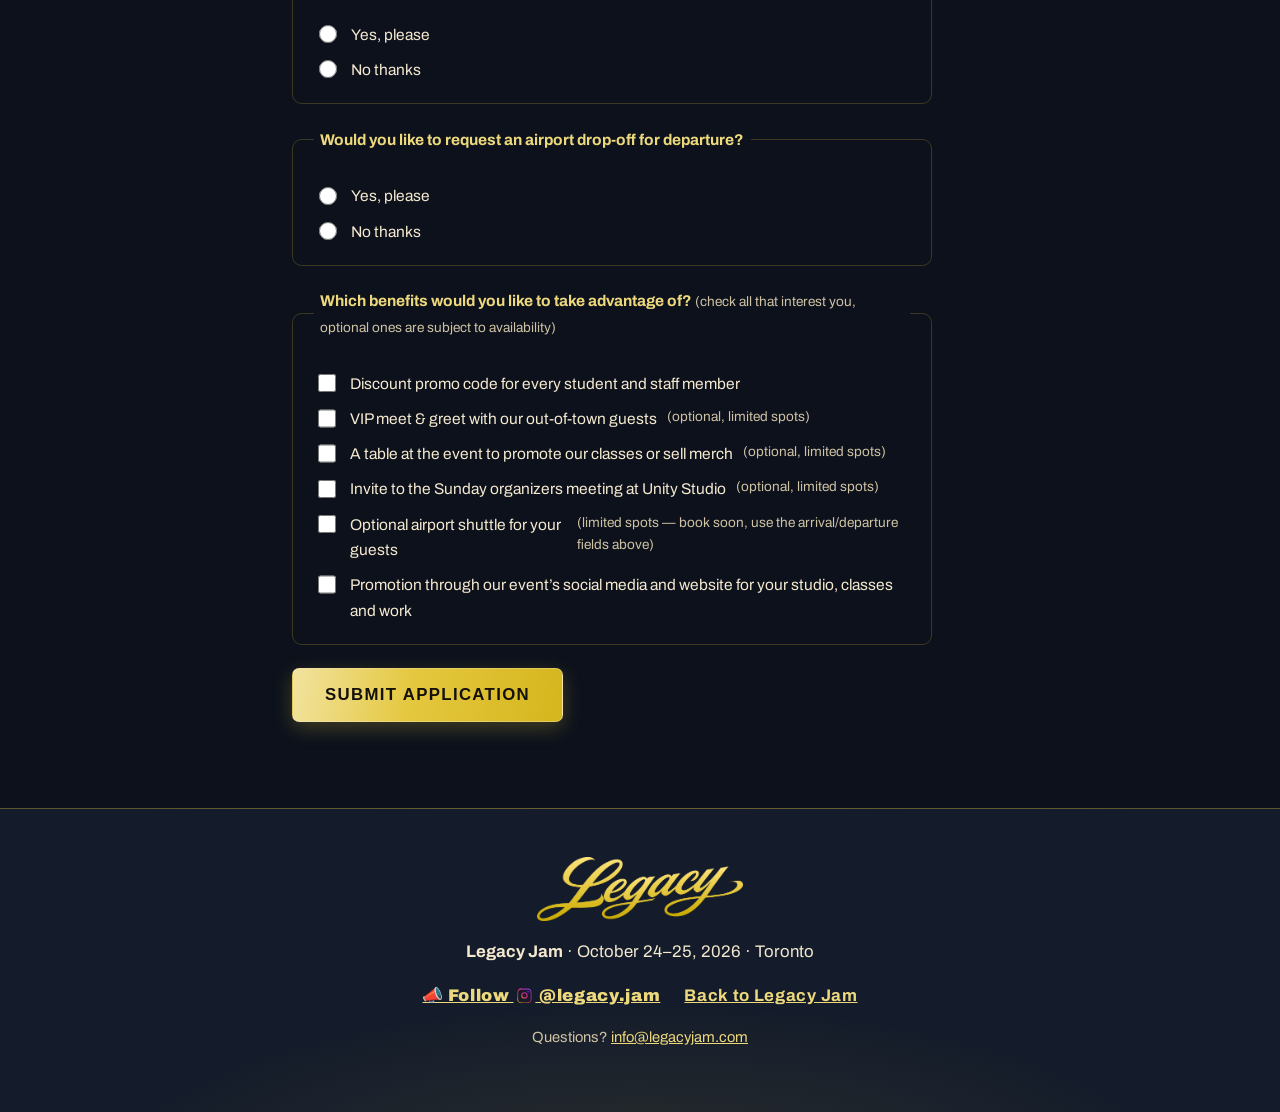
<file: generations-partner.html>
<!DOCTYPE html>
<html lang="en">
<head>
<meta charset="UTF-8">
<meta name="viewport" content="width=device-width, initial-scale=1.0">
<title>Generations Partner Application: Legacy Jam 2026</title>
<meta name="description" content="Sign up as a Generations Partner for Legacy Jam 2026: five minutes for studios and crews sending a Generations Battle duo.">
<meta name="robots" content="noindex">
<link rel="preconnect" href="https://fonts.googleapis.com">
<link rel="preconnect" href="https://fonts.gstatic.com" crossorigin>
<link href="https://fonts.googleapis.com/css2?family=Yellowtail&family=Archivo:wght@400;600;700;900&display=swap" rel="stylesheet">
<link rel="icon" type="image/png" href="assets/favicon.png">
<link rel="stylesheet" href="style.css">
</head>
<body>

<a class="skip-link" href="#main">Skip to main content</a>

<header class="site-header">
  <div class="wrap header-inner">
    <a class="brand" href="index.html" aria-label="Legacy Jam, home">
      <img class="brand-logo" src="assets/legacy-jam-logo-script.png" alt="Legacy Jam">
    </a>
    <nav aria-label="Main navigation">
      <ul class="nav-list">
        <li><a href="index.html#partners">&larr; Back to Legacy Jam</a></li>
      </ul>
    </nav>
  </div>
</header>

<main id="main" class="app-main">
  <div class="wrap about-narrow">
    <p class="eyebrow">Bringing a duo out of town?</p>
    <h1 id="app-title">Generations Partner Application</h1>
    <p class="section-lede app-intro">
      A short form for studios and crews sending a Generations Battle duo,
      takes about five minutes. We&rsquo;ll follow up by email within 48 hours.
    </p>

    <form class="app-form" id="gp-form" action="https://formsubmit.co/info@legacyjam.com" method="POST" enctype="multipart/form-data">
      <!-- FormSubmit config: https://formsubmit.co/, no signup required, forwards
           this form straight to info@legacyjam.com. The first submission triggers a
           one-time confirmation email that must be clicked to activate delivery. -->
      <input type="hidden" name="_subject" value="New Legacy Jam Generations Partner Application">
      <input type="hidden" name="_template" value="table">
      <input type="hidden" name="_captcha" value="false">
      <input type="text" name="_honey" class="honeypot-field" tabindex="-1" autocomplete="off" aria-hidden="true">

      <div class="field">
        <label for="gp-org">Studio / crew / organization name <span class="hint">(optional, repping one is optional for out-of-town duos)</span></label>
        <input type="text" id="gp-org" name="Studio / organization name" autocomplete="organization">
      </div>

      <div class="two-col">
        <div class="field">
          <label for="gp-contact">Contact name <span class="required-mark">*</span></label>
          <input type="text" id="gp-contact" name="Contact name" required autocomplete="name">
        </div>
        <div class="field">
          <label for="gp-email">Contact email <span class="required-mark">*</span></label>
          <input type="email" id="gp-email" name="Contact email" required autocomplete="email">
        </div>
      </div>
      <div class="field">
        <label for="gp-phone">Contact phone <span class="required-mark">*</span></label>
        <input type="tel" id="gp-phone" name="Contact phone" required autocomplete="tel">
      </div>

      <div class="field">
        <label for="gp-names">Names of everyone attending <span class="hint">(teacher, student, and any staff/chaperones)</span> <span class="required-mark">*</span></label>
        <textarea id="gp-names" name="Attendee names" rows="3" required placeholder="e.g. Jane Doe (teacher), John Smith (student), ..."></textarea>
      </div>

      <div class="two-col">
        <div class="field">
          <label for="gp-website">Website of those battling <span class="hint">(optional)</span></label>
          <input type="text" id="gp-website" name="Website" placeholder="e.g. yourstudio.com">
        </div>
        <div class="field">
          <label for="gp-ig">Instagram handle(s) of those battling <span class="hint">(optional)</span></label>
          <input type="text" id="gp-ig" name="Instagram handle(s)" placeholder="e.g. @teacher, @student">
        </div>
      </div>

      <div class="field">
        <label for="gp-logo">High-res logo upload <span class="hint">(PNG or SVG, transparent background if possible, skip if not repping an org)</span></label>
        <input type="file" id="gp-logo" name="Logo" accept="image/png,image/svg+xml,image/jpeg">
      </div>

      <fieldset class="field">
        <legend>Flying in?</legend>
        <div class="two-col">
          <div class="field">
            <label for="gp-arr-date">Arrival date</label>
            <input type="date" id="gp-arr-date" name="Arrival date">
          </div>
          <div class="field">
            <label for="gp-arr-time">Arrival time</label>
            <input type="time" id="gp-arr-time" name="Arrival time">
          </div>
        </div>
        <div class="field">
          <label for="gp-arr-flight">Arrival flight number <span class="hint">(optional)</span></label>
          <input type="text" id="gp-arr-flight" name="Arrival flight number">
        </div>
      </fieldset>

      <fieldset class="field">
        <legend>Flying out?</legend>
        <div class="two-col">
          <div class="field">
            <label for="gp-dep-date">Departure date</label>
            <input type="date" id="gp-dep-date" name="Departure date">
          </div>
          <div class="field">
            <label for="gp-dep-time">Departure time</label>
            <input type="time" id="gp-dep-time" name="Departure time">
          </div>
        </div>
        <div class="field">
          <label for="gp-dep-flight">Departure flight number <span class="hint">(optional)</span></label>
          <input type="text" id="gp-dep-flight" name="Departure flight number">
        </div>
      </fieldset>

      <div class="field">
        <label for="gp-stay">Where are you planning to stay?</label>
        <input type="text" id="gp-stay" name="Accommodation" placeholder="Hotel name or area">
      </div>

      <fieldset class="field">
        <legend>Would you like to request an airport pickup on arrival?</legend>
        <ul class="radio-list">
          <li><label><input type="radio" name="Requests airport pickup" value="Yes, please" required> Yes, please</label></li>
          <li><label><input type="radio" name="Requests airport pickup" value="No thanks" required> No thanks</label></li>
        </ul>
      </fieldset>

      <fieldset class="field">
        <legend>Would you like to request an airport drop-off for departure?</legend>
        <ul class="radio-list">
          <li><label><input type="radio" name="Requests airport dropoff" value="Yes, please" required> Yes, please</label></li>
          <li><label><input type="radio" name="Requests airport dropoff" value="No thanks" required> No thanks</label></li>
        </ul>
      </fieldset>

      <fieldset class="field">
        <legend>Which benefits would you like to take advantage of? <span class="hint">(check all that interest you, optional ones are subject to availability)</span></legend>
        <ul class="check-list">
          <li><label><input type="checkbox" name="Benefits interested in" value="Discount promo code for students & staff"> Discount promo code for every student and staff member</label></li>
          <li><label><input type="checkbox" name="Benefits interested in" value="VIP meet & greet"> VIP meet &amp; greet with our out-of-town guests <span class="hint">(optional, limited spots)</span></label></li>
          <li><label><input type="checkbox" name="Benefits interested in" value="Event table"> A table at the event to promote our classes or sell merch <span class="hint">(optional, limited spots)</span></label></li>
          <li><label><input type="checkbox" name="Benefits interested in" value="Sunday organizers meeting"> Invite to the Sunday organizers meeting at Unity Studio <span class="hint">(optional, limited spots)</span></label></li>
          <li><label><input type="checkbox" name="Benefits interested in" value="Airport shuttle"> Optional airport shuttle for your guests <span class="hint">(limited spots — book soon, use the arrival/departure fields above)</span></label></li>
          <li><label><input type="checkbox" name="Benefits interested in" value="Social & web promotion"> Promotion through our event&rsquo;s social media and website for your studio, classes and work</label></li>
        </ul>
      </fieldset>

      <div class="field">
        <button class="btn btn-gold btn-big" type="submit">Submit Application</button>
      </div>
    </form>
    <p class="form-status" id="gp-status" role="status" aria-live="polite"></p>
  </div>
</main>

<footer class="site-footer">
  <div class="wrap footer-inner">
    <img class="footer-logo" src="assets/legacy-jam-logo-script.png" alt="" loading="lazy">
    <p><strong>Legacy Jam</strong> · October 24&ndash;25, 2026 · Toronto</p>
    <ul class="footer-links">
      <li><a class="footer-ig" href="https://www.instagram.com/legacy.jam" target="_blank" rel="noopener noreferrer">📣 Follow <svg class="ig-icon" viewBox="0 0 24 24" aria-hidden="true" focusable="false"><defs><linearGradient id="ig-grad-footer" x1="0" y1="24" x2="24" y2="0" gradientUnits="userSpaceOnUse"><stop offset="0" stop-color="#FEDA75"/><stop offset="0.25" stop-color="#FA7E1E"/><stop offset="0.5" stop-color="#D62976"/><stop offset="0.75" stop-color="#962FBF"/><stop offset="1" stop-color="#4F5BD5"/></linearGradient></defs><path fill="url(#ig-grad-footer)" d="M12 2.2c3.2 0 3.6 0 4.9.1 1.2.1 2 .2 2.4.4.6.2 1 .5 1.4 1 .4.4.7.8 1 1.4.2.5.3 1.2.4 2.4.1 1.3.1 1.7.1 4.9s0 3.6-.1 4.9c-.1 1.2-.2 2-.4 2.4-.2.6-.5 1-1 1.4-.4.4-.8.7-1.4 1-.5.2-1.2.3-2.4.4-1.3.1-1.7.1-4.9.1s-3.6 0-4.9-.1c-1.2-.1-2-.2-2.4-.4-.6-.2-1-.5-1.4-1-.4-.4-.7-.8-1-1.4-.2-.5-.3-1.2-.4-2.4C2.2 15.6 2.2 15.2 2.2 12s0-3.6.1-4.9c.1-1.2.2-2 .4-2.4.2-.6.5-1 1-1.4.4-.4.8-.7 1.4-1 .5-.2 1.2-.3 2.4-.4C8.4 2.2 8.8 2.2 12 2.2zm0 1.8c-3.1 0-3.5 0-4.7.1-1 .1-1.6.2-2 .3-.5.2-.8.4-1.2.7-.4.4-.6.7-.7 1.2-.1.4-.3 1-.3 2C3 9.5 3 9.9 3 13s0 3.5.1 4.7c.1 1 .2 1.6.3 2 .2.5.4.8.7 1.2.4.4.7.6 1.2.7.4.1 1 .3 2 .3 1.2.1 1.6.1 4.7.1s3.5 0 4.7-.1c1-.1 1.6-.2 2-.3.5-.2.8-.4 1.2-.7.4-.4.6-.7.7-1.2.1-.4.3-1 .3-2 .1-1.2.1-1.6.1-4.7s0-3.5-.1-4.7c-.1-1-.2-1.6-.3-2-.2-.5-.4-.8-.7-1.2-.4-.4-.7-.6-1.2-.7-.4-.1-1-.3-2-.3-1.2-.1-1.6-.1-4.7-.1z"/><path fill="url(#ig-grad-footer)" d="M12 7.4a4.6 4.6 0 1 0 0 9.2 4.6 4.6 0 0 0 0-9.2zm0 7.6a3 3 0 1 1 0-6 3 3 0 0 1 0 6z"/><circle fill="url(#ig-grad-footer)" cx="17.3" cy="6.7" r="1.1"/></svg> @legacy.jam</a></li>
      <li><a href="index.html">Back to Legacy Jam</a></li>
    </ul>
    <p class="note">
      Questions? <a href="mailto:info@legacyjam.com">info@legacyjam.com</a>
    </p>
  </div>
</footer>

<script>
  // Progressive enhancement: the form works with a plain POST to FormSubmit even if
  // this never runs (falls through to FormSubmit's own confirmation page). When JS is
  // available, submit via FormSubmit's AJAX endpoint instead so we can show a styled
  // confirmation without leaving the site.
  (function () {
    var form = document.getElementById('gp-form');
    var status = document.getElementById('gp-status');
    if (!form || !status) return;
    form.addEventListener('submit', function (e) {
      e.preventDefault();
      status.textContent = 'Submitting...';
      status.className = 'form-status';
      fetch('https://formsubmit.co/ajax/info@legacyjam.com', {
        method: 'POST',
        headers: { 'Accept': 'application/json' },
        body: new FormData(form)
      }).then(function (res) {
        if (!res.ok) throw new Error('Submission failed');
        return res.json();
      }).then(function () {
        form.hidden = true;
        status.textContent = "Thanks! We've got your Generations Partner application and will follow up by email within 48 hours.";
        status.className = 'form-status is-success';
      }).catch(function () {
        status.textContent = 'Something went wrong sending that. Please try again, or email your application directly to info@legacyjam.com.';
        status.className = 'form-status is-error';
      });
    });
  })();
</script>

</body>
</html>
</file>
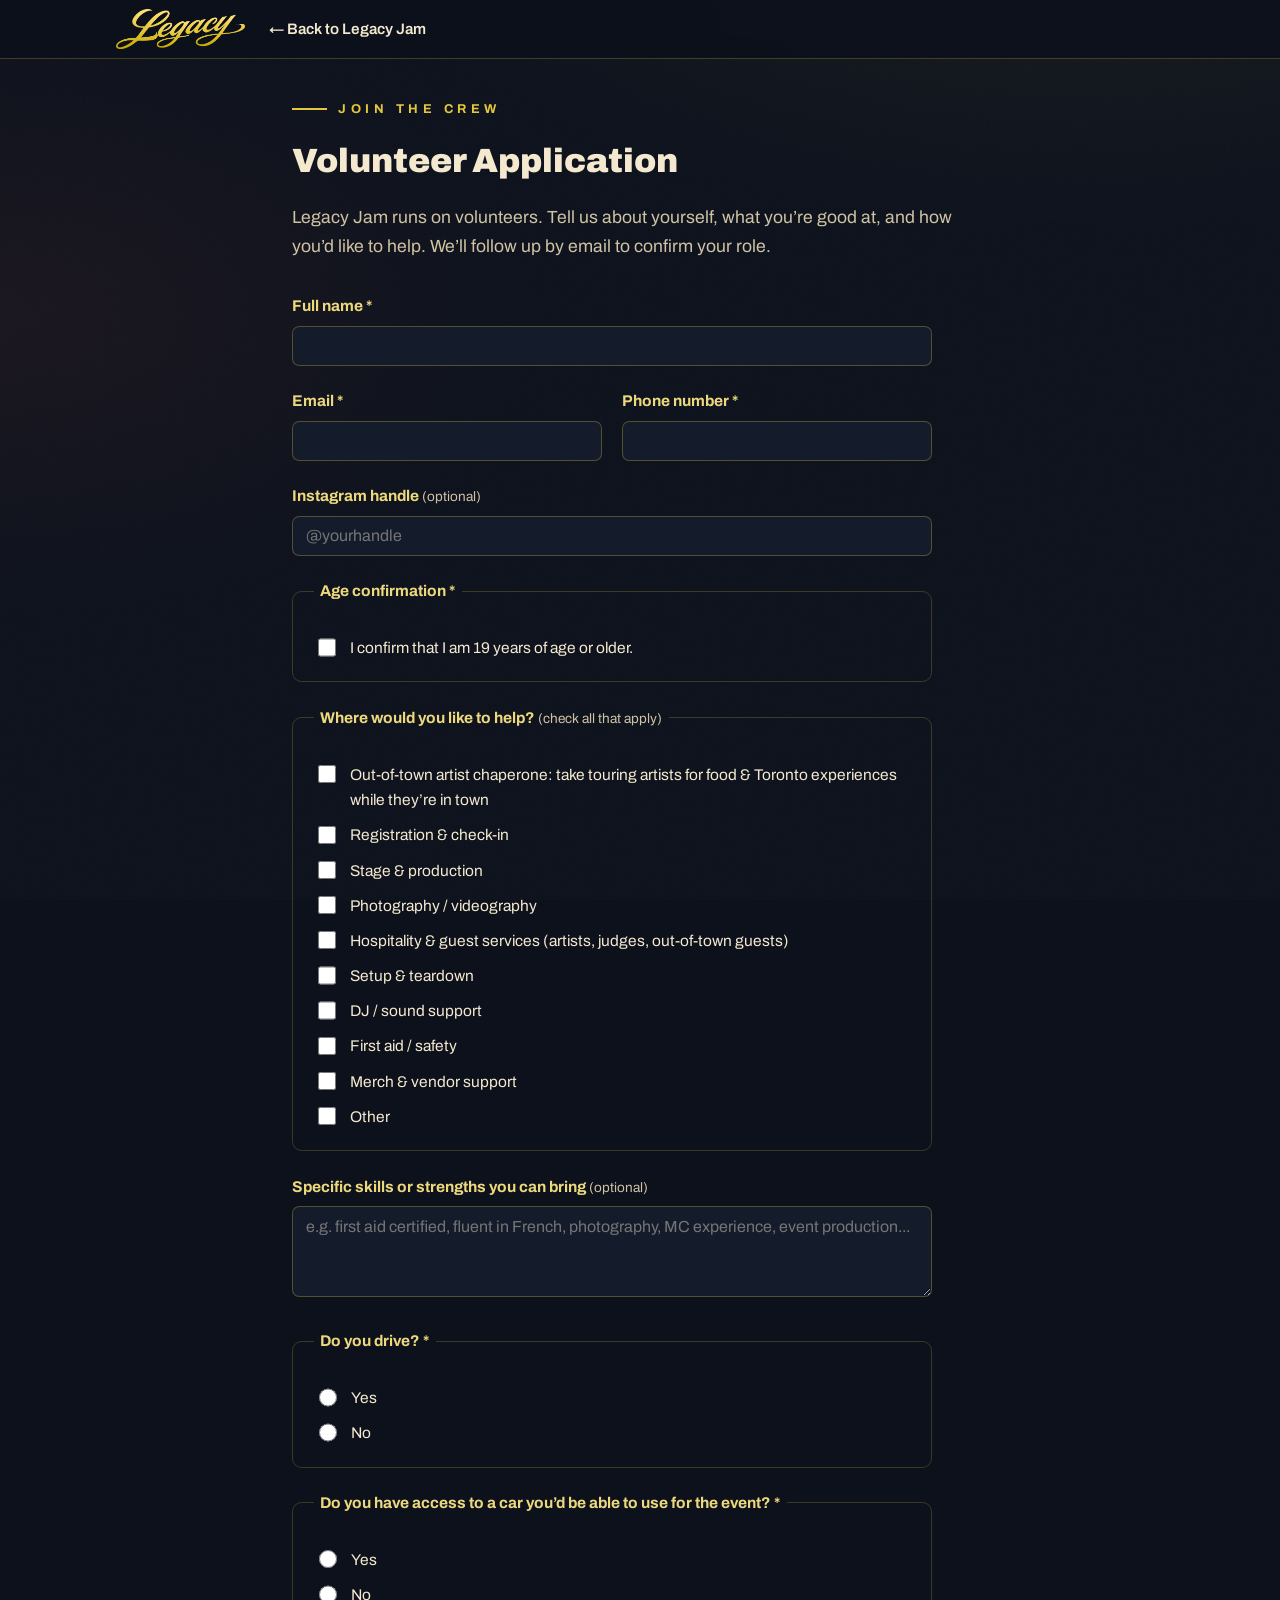
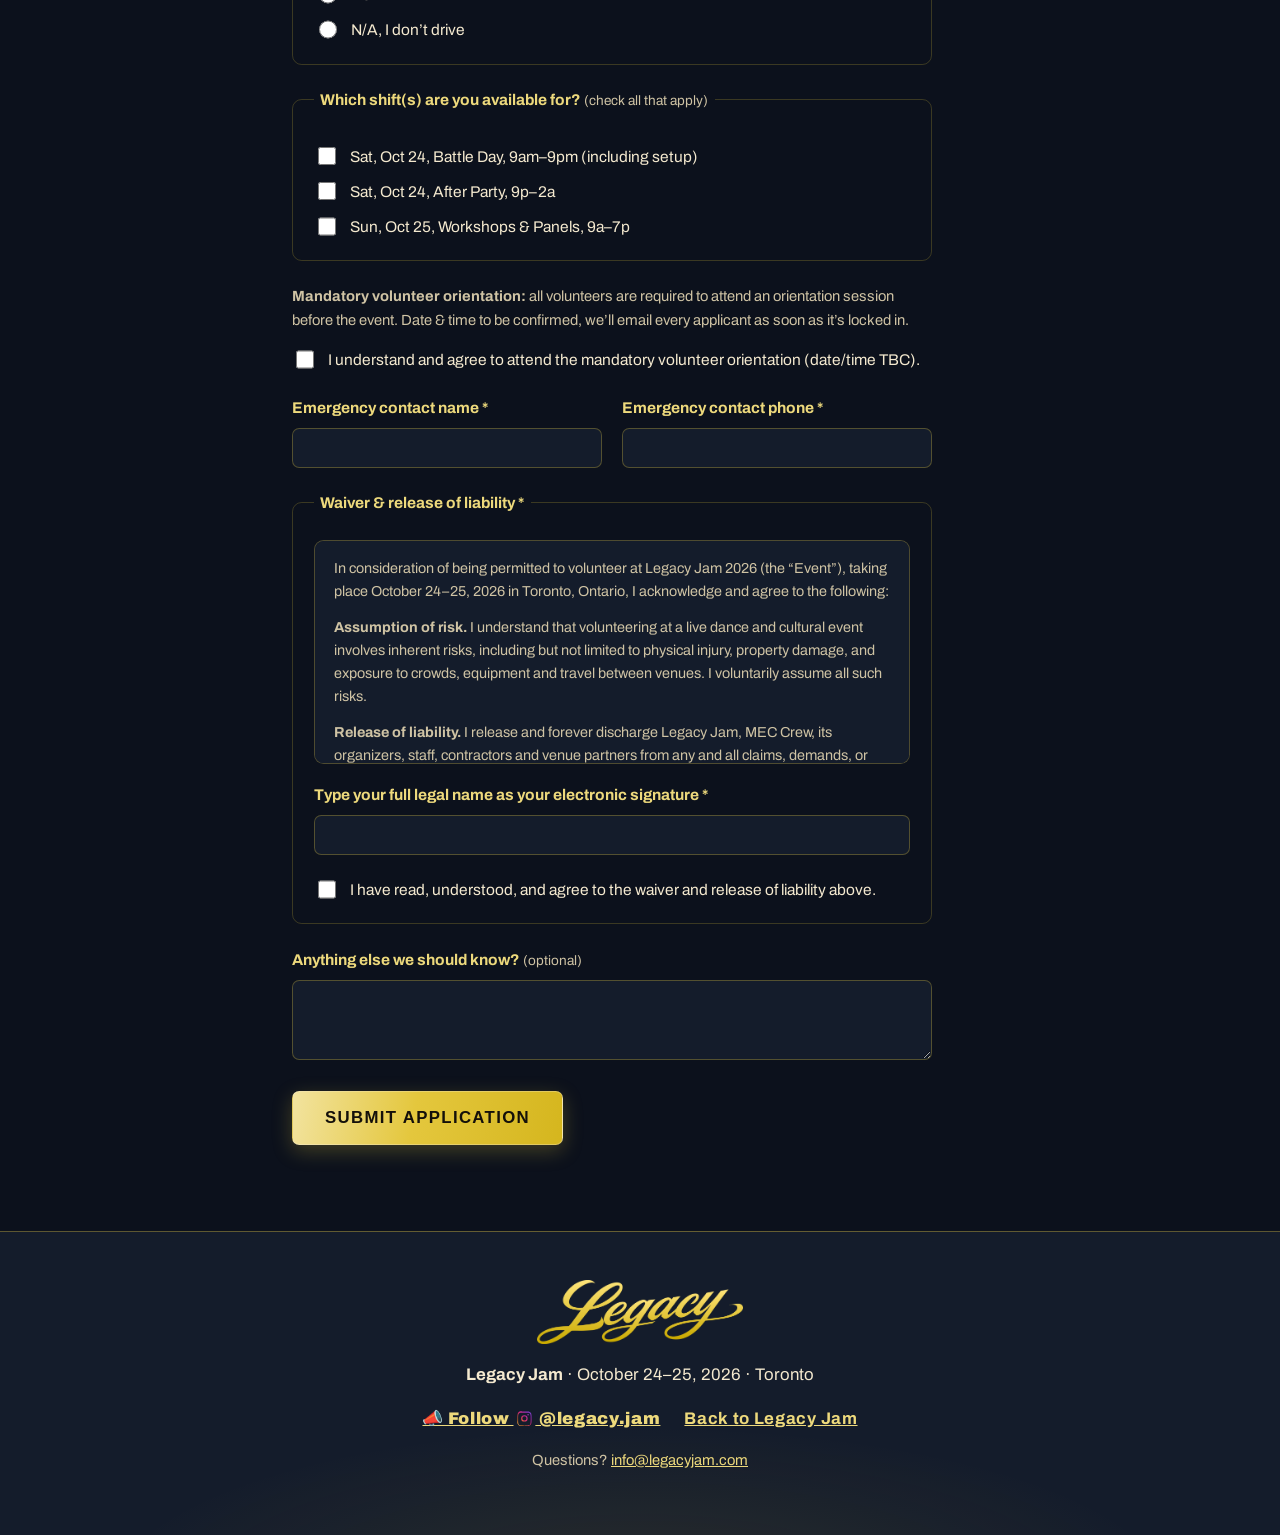
<file: volunteer.html>
<!DOCTYPE html>
<html lang="en">
<head>
<meta charset="UTF-8">
<meta name="viewport" content="width=device-width, initial-scale=1.0">
<title>Volunteer Application: Legacy Jam 2026</title>
<meta name="description" content="Apply to volunteer at Legacy Jam 2026, Toronto's intergenerational breaking festival, October 23–25.">
<meta name="robots" content="noindex">
<link rel="preconnect" href="https://fonts.googleapis.com">
<link rel="preconnect" href="https://fonts.gstatic.com" crossorigin>
<link href="https://fonts.googleapis.com/css2?family=Yellowtail&family=Archivo:wght@400;600;700;900&display=swap" rel="stylesheet">
<link rel="icon" type="image/png" href="assets/favicon.png">
<link rel="stylesheet" href="style.css">
</head>
<body>

<a class="skip-link" href="#main">Skip to main content</a>

<header class="site-header">
  <div class="wrap header-inner">
    <a class="brand" href="index.html" aria-label="Legacy Jam, home">
      <img class="brand-logo" src="assets/legacy-jam-logo-script.png" alt="Legacy Jam">
    </a>
    <nav aria-label="Main navigation">
      <ul class="nav-list">
        <li><a href="index.html#about">&larr; Back to Legacy Jam</a></li>
      </ul>
    </nav>
  </div>
</header>

<main id="main" class="app-main">
  <div class="wrap about-narrow">
    <p class="eyebrow">Join the crew</p>
    <h1 id="app-title">Volunteer Application</h1>
    <p class="section-lede app-intro">
      Legacy Jam runs on volunteers. Tell us about yourself, what you&rsquo;re good at,
      and how you&rsquo;d like to help. We&rsquo;ll follow up by email to confirm your
      role.
    </p>

    <form class="app-form" id="volunteer-form" action="https://formsubmit.co/info@legacyjam.com" method="POST">
      <!-- FormSubmit config: https://formsubmit.co/, no signup required, forwards
           this form straight to info@legacyjam.com. The first submission triggers a
           one-time confirmation email that must be clicked to activate delivery. -->
      <input type="hidden" name="_subject" value="New Legacy Jam Volunteer Application">
      <input type="hidden" name="_template" value="table">
      <input type="hidden" name="_captcha" value="false">
      <input type="text" name="_honey" class="honeypot-field" tabindex="-1" autocomplete="off" aria-hidden="true">

      <div class="field">
        <label for="v-name">Full name <span class="required-mark">*</span></label>
        <input type="text" id="v-name" name="Full name" required autocomplete="name">
      </div>

      <div class="two-col">
        <div class="field">
          <label for="v-email">Email <span class="required-mark">*</span></label>
          <input type="email" id="v-email" name="Email" required autocomplete="email">
        </div>
        <div class="field">
          <label for="v-phone">Phone number <span class="required-mark">*</span></label>
          <input type="tel" id="v-phone" name="Phone" required autocomplete="tel">
        </div>
      </div>

      <div class="field">
        <label for="v-instagram">Instagram handle <span class="hint">(optional)</span></label>
        <input type="text" id="v-instagram" name="Instagram handle" autocomplete="off" placeholder="@yourhandle">
      </div>

      <fieldset class="field">
        <legend>Age confirmation <span class="required-mark">*</span></legend>
        <ul class="check-list">
          <li>
            <label>
              <input type="checkbox" name="Confirms 19+" value="Yes, I am 19 or older" required>
              I confirm that I am 19 years of age or older.
            </label>
          </li>
        </ul>
      </fieldset>

      <fieldset class="field">
        <legend>Where would you like to help? <span class="hint">(check all that apply)</span></legend>
        <ul class="check-list">
          <li><label><input type="checkbox" name="Areas of interest" value="Out-of-town artist chaperone"> Out-of-town artist chaperone: take touring artists for food &amp; Toronto experiences while they&rsquo;re in town</label></li>
          <li><label><input type="checkbox" name="Areas of interest" value="Registration & check-in"> Registration &amp; check-in</label></li>
          <li><label><input type="checkbox" name="Areas of interest" value="Stage & production"> Stage &amp; production</label></li>
          <li><label><input type="checkbox" name="Areas of interest" value="Photography / videography"> Photography / videography</label></li>
          <li><label><input type="checkbox" name="Areas of interest" value="Hospitality & guest services"> Hospitality &amp; guest services (artists, judges, out-of-town guests)</label></li>
          <li><label><input type="checkbox" name="Areas of interest" value="Setup & teardown"> Setup &amp; teardown</label></li>
          <li><label><input type="checkbox" name="Areas of interest" value="DJ / sound support"> DJ / sound support</label></li>
          <li><label><input type="checkbox" name="Areas of interest" value="First aid / safety"> First aid / safety</label></li>
          <li><label><input type="checkbox" name="Areas of interest" value="Merch / vendor support"> Merch &amp; vendor support</label></li>
          <li><label><input type="checkbox" name="Areas of interest" value="Other"> Other</label></li>
        </ul>
      </fieldset>

      <div class="field">
        <label for="v-skills">Specific skills or strengths you can bring <span class="hint">(optional)</span></label>
        <textarea id="v-skills" name="Skills / strengths" rows="4" placeholder="e.g. first aid certified, fluent in French, photography, MC experience, event production..."></textarea>
      </div>

      <fieldset class="field">
        <legend>Do you drive? <span class="required-mark">*</span></legend>
        <ul class="radio-list">
          <li><label><input type="radio" name="Drives" value="Yes" required> Yes</label></li>
          <li><label><input type="radio" name="Drives" value="No" required> No</label></li>
        </ul>
      </fieldset>

      <fieldset class="field">
        <legend>Do you have access to a car you&rsquo;d be able to use for the event? <span class="required-mark">*</span></legend>
        <ul class="radio-list">
          <li><label><input type="radio" name="Access to a car" value="Yes" required> Yes</label></li>
          <li><label><input type="radio" name="Access to a car" value="No" required> No</label></li>
          <li><label><input type="radio" name="Access to a car" value="N/A - I don't drive" required> N/A, I don&rsquo;t drive</label></li>
        </ul>
      </fieldset>

      <fieldset class="field">
        <legend>Which shift(s) are you available for? <span class="hint">(check all that apply)</span></legend>
        <ul class="check-list">
          <li><label><input type="checkbox" name="Availability" value="Sat Oct 24 - Battle Day, 9am-9pm (including setup)"> Sat, Oct 24, Battle Day, 9am&ndash;9pm (including setup)</label></li>
          <li><label><input type="checkbox" name="Availability" value="Sat Oct 24 - After Party, 9pm-2am"> Sat, Oct 24, After Party, 9p&ndash;2a</label></li>
          <li><label><input type="checkbox" name="Availability" value="Sun Oct 25 - Workshops & Panels, 9a-7p"> Sun, Oct 25, Workshops &amp; Panels, 9a&ndash;7p</label></li>
        </ul>
      </fieldset>

      <div class="field">
        <p class="note">
          <strong>Mandatory volunteer orientation:</strong> all volunteers are required
          to attend an orientation session before the event. Date &amp; time to be
          confirmed, we&rsquo;ll email every applicant as soon as it&rsquo;s
          locked in.
        </p>
        <ul class="check-list">
          <li>
            <label>
              <input type="checkbox" name="Agrees to orientation" value="Yes, I will attend" required>
              I understand and agree to attend the mandatory volunteer orientation
              (date/time TBC).
            </label>
          </li>
        </ul>
      </div>

      <div class="two-col">
        <div class="field">
          <label for="v-ec-name">Emergency contact name <span class="required-mark">*</span></label>
          <input type="text" id="v-ec-name" name="Emergency contact name" required>
        </div>
        <div class="field">
          <label for="v-ec-phone">Emergency contact phone <span class="required-mark">*</span></label>
          <input type="tel" id="v-ec-phone" name="Emergency contact phone" required>
        </div>
      </div>

      <fieldset class="field">
        <legend>Waiver &amp; release of liability <span class="required-mark">*</span></legend>
        <div class="waiver-box" tabindex="0">
          <p>
            In consideration of being permitted to volunteer at Legacy Jam 2026 (the
            &ldquo;Event&rdquo;), taking place October 24&ndash;25, 2026 in Toronto,
            Ontario, I acknowledge and agree to the following:
          </p>
          <p>
            <strong>Assumption of risk.</strong> I understand that volunteering at a
            live dance and cultural event involves inherent risks, including but not
            limited to physical injury, property damage, and exposure to crowds,
            equipment and travel between venues. I voluntarily assume all such risks.
          </p>
          <p>
            <strong>Release of liability.</strong> I release and forever discharge
            Legacy Jam, MEC Crew, its organizers, staff, contractors and venue partners
            from any and all claims, demands, or causes of action arising out of my
            participation as a volunteer, except where caused by gross negligence or
            wilful misconduct.
          </p>
          <p>
            <strong>Media consent.</strong> I understand that photos and video may be
            taken during the Event and grant Legacy Jam permission to use my likeness
            in photos or video for promotional purposes, without compensation.
          </p>
          <p>
            <strong>Code of conduct.</strong> I agree to conduct myself professionally,
            follow the direction of event organizers and leads, and represent Legacy
            Jam and the breaking community with respect.
          </p>
          <p>
            <strong>Sobriety.</strong> I agree to remain sober for the entire time I am
            volunteering at the Event, for the safety of myself, my fellow volunteers
            and attendees, and to represent the breaking community well to the youth,
            parents and community members present.
          </p>
          <p>
            I have read this waiver in full, understand its terms, and sign it
            voluntarily below.
          </p>
        </div>
        <div class="field">
          <label for="v-signature">Type your full legal name as your electronic signature <span class="required-mark">*</span></label>
          <input type="text" id="v-signature" name="Signature (typed name)" required autocomplete="name">
        </div>
        <ul class="check-list">
          <li>
            <label>
              <input type="checkbox" name="Agrees to waiver" value="Yes, I have read and agree" required>
              I have read, understood, and agree to the waiver and release of
              liability above.
            </label>
          </li>
        </ul>
      </fieldset>

      <div class="field">
        <label for="v-notes">Anything else we should know? <span class="hint">(optional)</span></label>
        <textarea id="v-notes" name="Additional notes" rows="3"></textarea>
      </div>

      <div class="field">
        <button class="btn btn-gold btn-big" type="submit">Submit Application</button>
      </div>
    </form>
    <p class="form-status" id="volunteer-status" role="status" aria-live="polite"></p>
  </div>
</main>

<footer class="site-footer">
  <div class="wrap footer-inner">
    <img class="footer-logo" src="assets/legacy-jam-logo-script.png" alt="" loading="lazy">
    <p><strong>Legacy Jam</strong> · October 24&ndash;25, 2026 · Toronto</p>
    <ul class="footer-links">
      <li><a class="footer-ig" href="https://www.instagram.com/legacy.jam" target="_blank" rel="noopener noreferrer">📣 Follow <svg class="ig-icon" viewBox="0 0 24 24" aria-hidden="true" focusable="false"><defs><linearGradient id="ig-grad-footer" x1="0" y1="24" x2="24" y2="0" gradientUnits="userSpaceOnUse"><stop offset="0" stop-color="#FEDA75"/><stop offset="0.25" stop-color="#FA7E1E"/><stop offset="0.5" stop-color="#D62976"/><stop offset="0.75" stop-color="#962FBF"/><stop offset="1" stop-color="#4F5BD5"/></linearGradient></defs><path fill="url(#ig-grad-footer)" d="M12 2.2c3.2 0 3.6 0 4.9.1 1.2.1 2 .2 2.4.4.6.2 1 .5 1.4 1 .4.4.7.8 1 1.4.2.5.3 1.2.4 2.4.1 1.3.1 1.7.1 4.9s0 3.6-.1 4.9c-.1 1.2-.2 2-.4 2.4-.2.6-.5 1-1 1.4-.4.4-.8.7-1.4 1-.5.2-1.2.3-2.4.4-1.3.1-1.7.1-4.9.1s-3.6 0-4.9-.1c-1.2-.1-2-.2-2.4-.4-.6-.2-1-.5-1.4-1-.4-.4-.7-.8-1-1.4-.2-.5-.3-1.2-.4-2.4C2.2 15.6 2.2 15.2 2.2 12s0-3.6.1-4.9c.1-1.2.2-2 .4-2.4.2-.6.5-1 1-1.4.4-.4.8-.7 1.4-1 .5-.2 1.2-.3 2.4-.4C8.4 2.2 8.8 2.2 12 2.2zm0 1.8c-3.1 0-3.5 0-4.7.1-1 .1-1.6.2-2 .3-.5.2-.8.4-1.2.7-.4.4-.6.7-.7 1.2-.1.4-.3 1-.3 2C3 9.5 3 9.9 3 13s0 3.5.1 4.7c.1 1 .2 1.6.3 2 .2.5.4.8.7 1.2.4.4.7.6 1.2.7.4.1 1 .3 2 .3 1.2.1 1.6.1 4.7.1s3.5 0 4.7-.1c1-.1 1.6-.2 2-.3.5-.2.8-.4 1.2-.7.4-.4.6-.7.7-1.2.1-.4.3-1 .3-2 .1-1.2.1-1.6.1-4.7s0-3.5-.1-4.7c-.1-1-.2-1.6-.3-2-.2-.5-.4-.8-.7-1.2-.4-.4-.7-.6-1.2-.7-.4-.1-1-.3-2-.3-1.2-.1-1.6-.1-4.7-.1z"/><path fill="url(#ig-grad-footer)" d="M12 7.4a4.6 4.6 0 1 0 0 9.2 4.6 4.6 0 0 0 0-9.2zm0 7.6a3 3 0 1 1 0-6 3 3 0 0 1 0 6z"/><circle fill="url(#ig-grad-footer)" cx="17.3" cy="6.7" r="1.1"/></svg> @legacy.jam</a></li>
      <li><a href="index.html">Back to Legacy Jam</a></li>
    </ul>
    <p class="note">
      Questions? <a href="mailto:info@legacyjam.com">info@legacyjam.com</a>
    </p>
  </div>
</footer>

<script>
  // Progressive enhancement: the form works with a plain POST to FormSubmit even if
  // this never runs (falls through to FormSubmit's own confirmation page). When JS is
  // available, submit via FormSubmit's AJAX endpoint instead so we can show a styled
  // confirmation without leaving the site.
  (function () {
    var form = document.getElementById('volunteer-form');
    var status = document.getElementById('volunteer-status');
    if (!form || !status) return;
    form.addEventListener('submit', function (e) {
      e.preventDefault();
      status.textContent = 'Submitting...';
      status.className = 'form-status';
      fetch('https://formsubmit.co/ajax/info@legacyjam.com', {
        method: 'POST',
        headers: { 'Accept': 'application/json' },
        body: new FormData(form)
      }).then(function (res) {
        if (!res.ok) throw new Error('Submission failed');
        return res.json();
      }).then(function () {
        form.hidden = true;
        status.textContent = "You're in! We've got your application and will follow up by email, including the orientation date once it's confirmed.";
        status.className = 'form-status is-success';
      }).catch(function () {
        status.textContent = 'Something went wrong sending that. Please try again, or email your application directly to info@legacyjam.com.';
        status.className = 'form-status is-error';
      });
    });
  })();
</script>

</body>
</html>
</file>
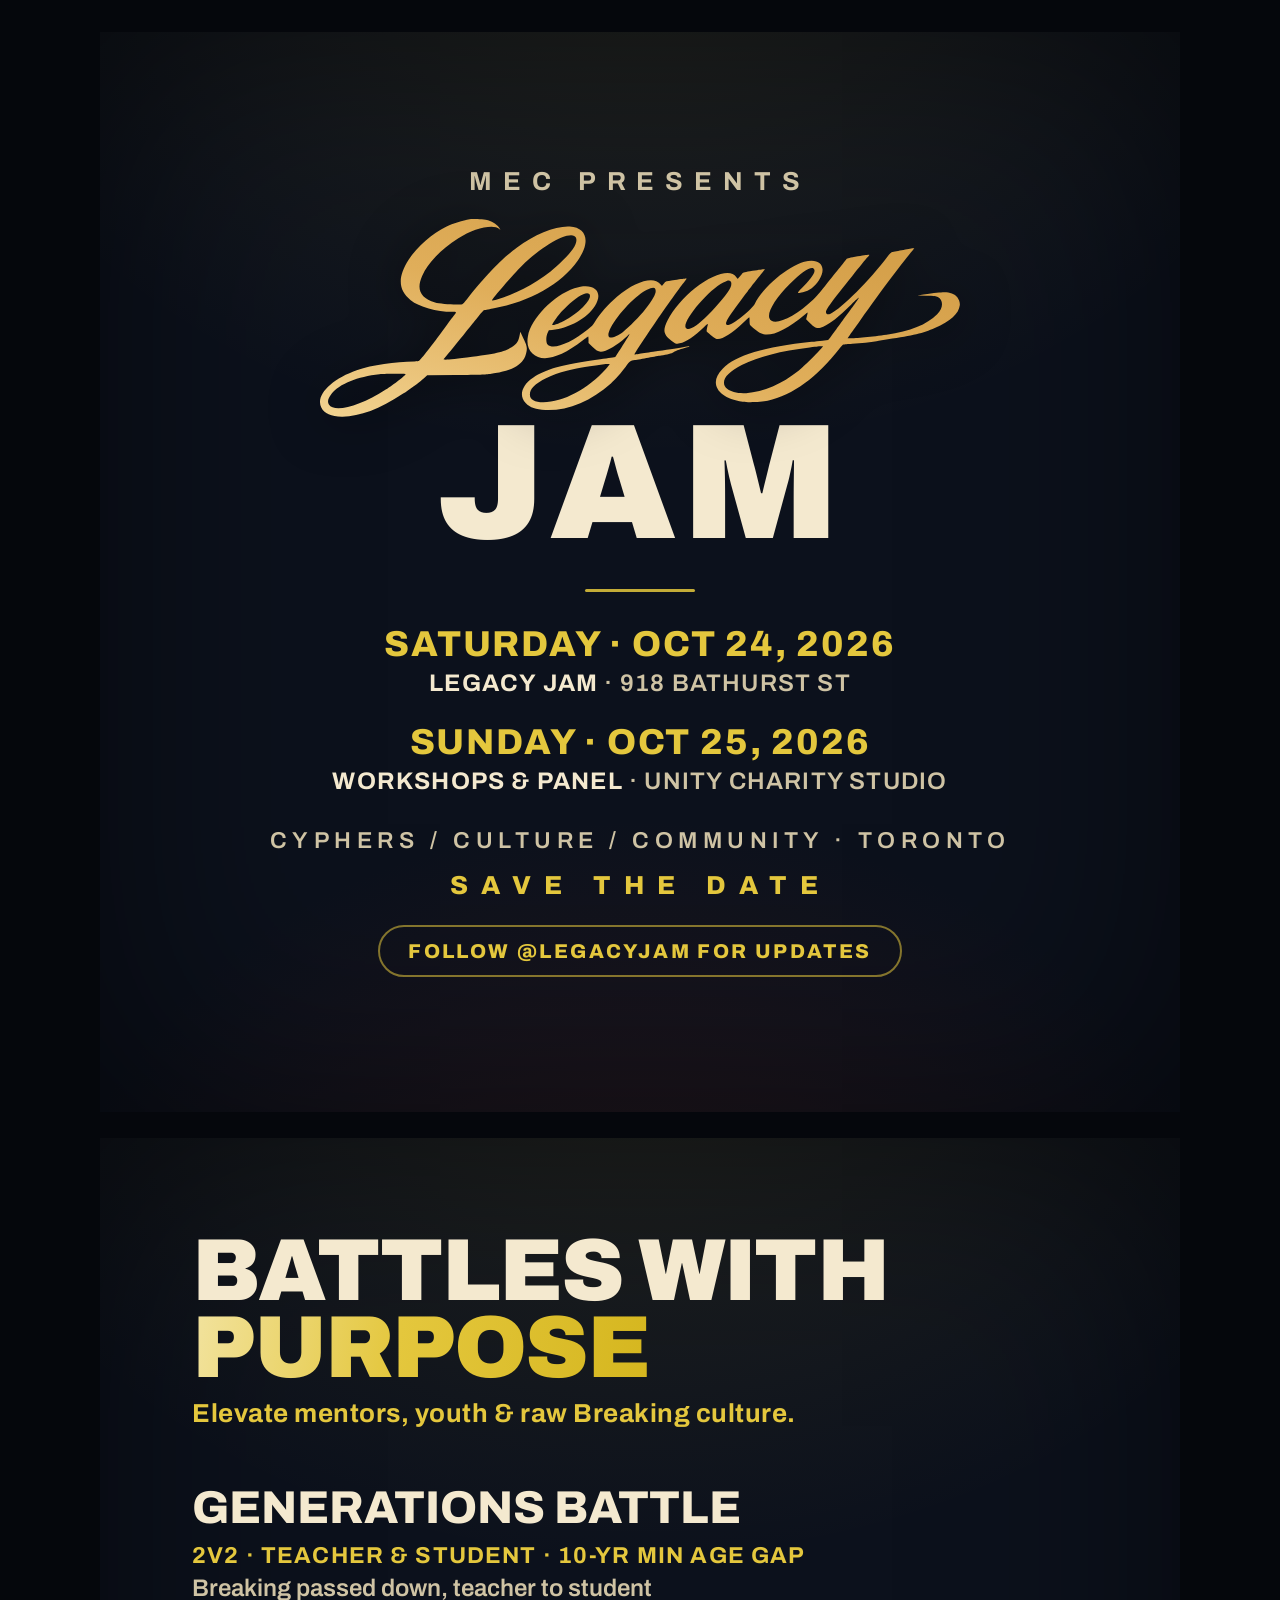
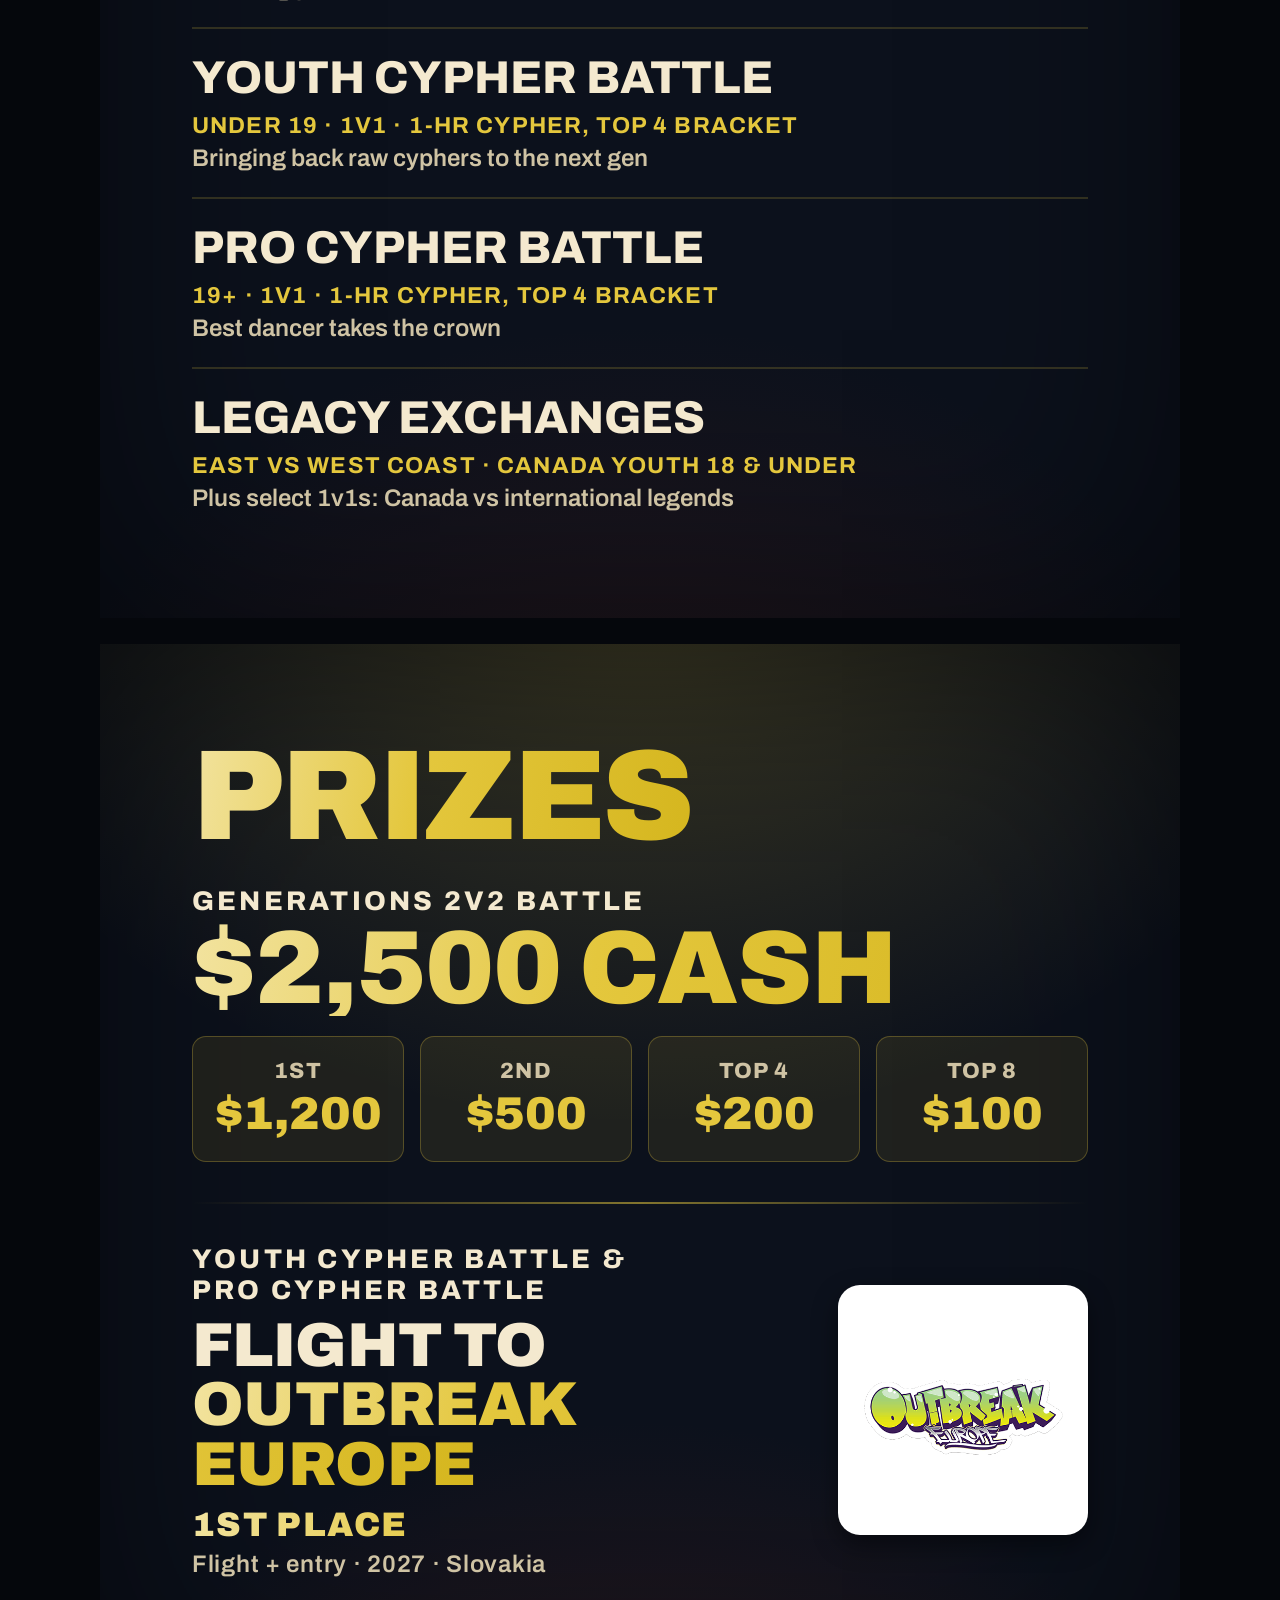
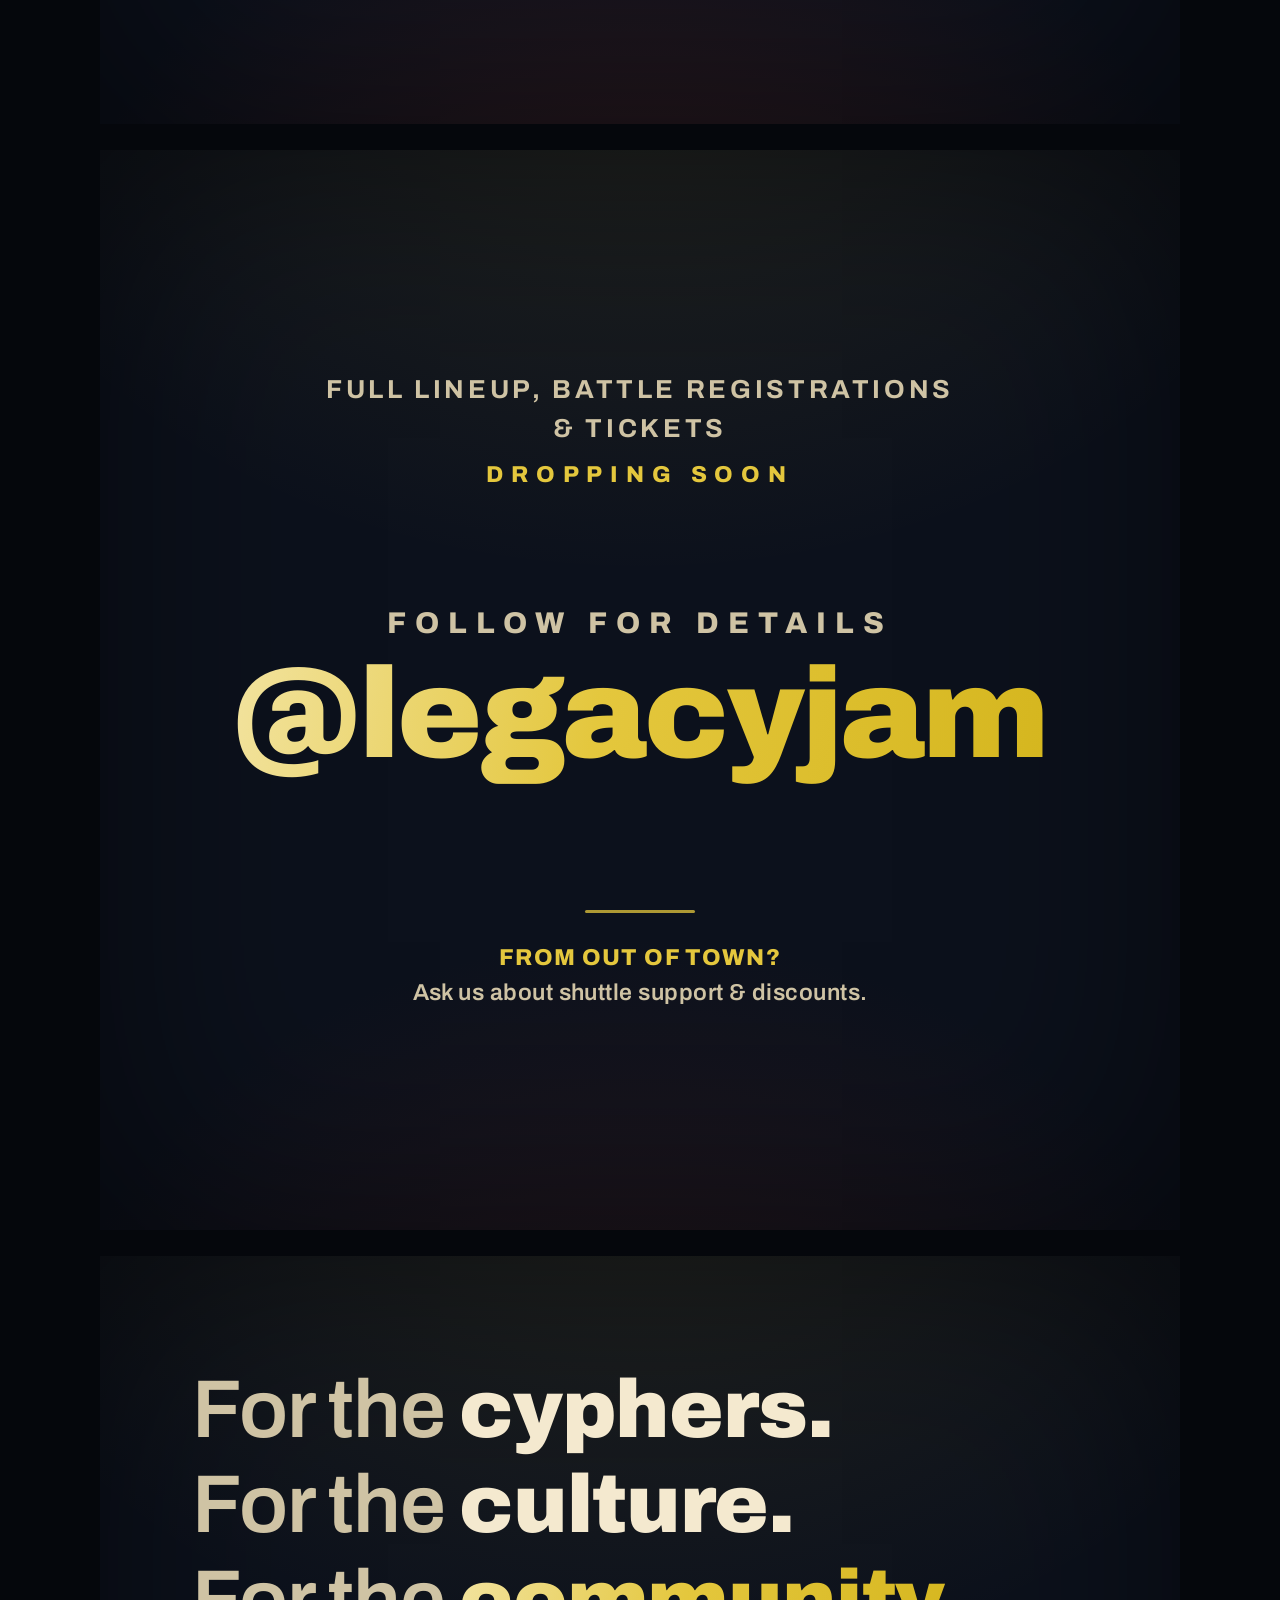
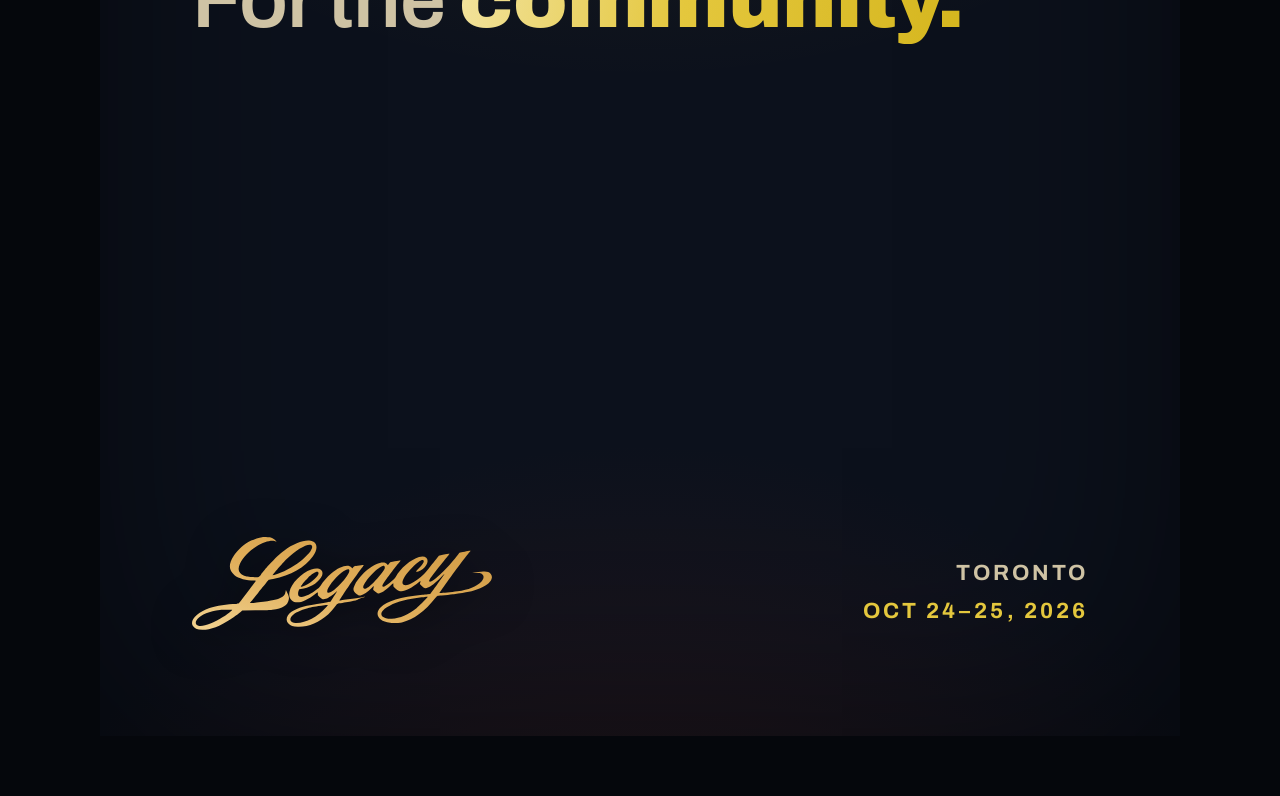
<file: assets/legacy-jam-carousel-import.html>
<!DOCTYPE html>
<html lang="en"><head><meta charset="UTF-8">
<meta name="viewport" content="width=device-width, initial-scale=1.0">
<title>Legacy Jam 2026 — Instagram Carousel</title>
<link rel="preconnect" href="https://fonts.googleapis.com">
<link rel="preconnect" href="https://fonts.gstatic.com" crossorigin>
<link href="https://fonts.googleapis.com/css2?family=Archivo:ital,wght@0,400;0,600;0,700;0,800;0,900;1,700&family=Yellowtail&display=swap" rel="stylesheet">
<style>
:root{--navy:#0c111c;--cream:#f4e9cf;--cream-dim:#cfc3a4;--gold:#e4c73d;--gold-bright:#edd97c;--maroon:#64251e;
--gold-grad:linear-gradient(100deg,#f2e39f 0%,#e4c73d 45%,#d5b61e 100%);
--hairline:linear-gradient(90deg,transparent,rgba(228,199,61,.55),transparent);
--font:"Archivo",system-ui,sans-serif;--script:"Yellowtail",cursive;}
*{margin:0;padding:0;box-sizing:border-box;}
html,body{background:#05070c;font-family:var(--font);-webkit-font-smoothing:antialiased;}
body{display:flex;flex-direction:column;align-items:center;gap:26px;padding:32px 12px 60px;}
.lead{color:var(--cream-dim);font-size:14px;letter-spacing:.16em;text-transform:uppercase;text-align:center;max-width:1080px;line-height:1.6;opacity:.8;}
.lead b{color:var(--gold);}
.frame{width:1080px;height:1080px;margin:0 auto;overflow:hidden;}
.slide{width:1080px;height:1080px;position:relative;color:var(--cream);overflow:hidden;
background:radial-gradient(120% 90% at 50% -10%,rgba(228,199,61,.10),transparent 55%),radial-gradient(90% 70% at 50% 115%,rgba(100,37,30,.28),transparent 60%),var(--navy);}
.slide.peak{background:radial-gradient(120% 90% at 50% -5%,rgba(228,199,61,.22),transparent 55%),radial-gradient(90% 80% at 50% 120%,rgba(100,37,30,.42),transparent 60%),var(--navy);}
.slide::after{content:"";position:absolute;inset:0;pointer-events:none;box-shadow:inset 0 0 240px rgba(0,0,0,.55);}
.pad{position:absolute;inset:0;padding:92px;display:flex;flex-direction:column;z-index:1;}
.center{align-items:center;text-align:center;justify-content:center;}
.grad{background:var(--gold-grad);-webkit-background-clip:text;background-clip:text;color:transparent;}
.gold{color:var(--gold);}.dim{color:var(--cream-dim);}

/* S1 save the date */
.s1 .mec{font-size:26px;letter-spacing:.42em;text-transform:uppercase;color:var(--cream-dim);font-weight:700;}
.s1 .logo{width:640px;max-width:82%;margin-top:24px;filter:drop-shadow(0 6px 24px rgba(0,0,0,.5));}
.s1 .jam{font-size:164px;font-weight:900;letter-spacing:.02em;line-height:.84;text-transform:uppercase;margin-top:-2px;}
.s1 .hr{width:110px;height:3px;background:var(--gold);border-radius:2px;margin:36px 0 0;opacity:.85;}
.s1 .events{margin-top:32px;display:flex;flex-direction:column;gap:26px;}
.s1 .ev-day{font-size:36px;font-weight:800;letter-spacing:.05em;text-transform:uppercase;color:var(--gold);}
.s1 .ev-det{font-size:24px;font-weight:700;letter-spacing:.05em;text-transform:uppercase;color:var(--cream);margin-top:6px;}
.s1 .ev-det .v{color:var(--cream-dim);font-weight:600;}
.s1 .sub{font-size:23px;letter-spacing:.24em;text-transform:uppercase;color:var(--cream-dim);font-weight:600;margin-top:34px;}
.s1 .save{font-size:26px;letter-spacing:.5em;text-transform:uppercase;color:var(--gold);font-weight:800;margin-top:18px;}
.s1 .followtag{display:inline-block;font-size:20px;font-weight:800;letter-spacing:.12em;text-transform:uppercase;color:var(--gold);border:2px solid rgba(228,199,61,.55);border-radius:999px;padding:13px 28px;margin-top:26px;}

/* battles-with-purpose slide */
.bp .head{font-size:88px;font-weight:900;line-height:.88;text-transform:uppercase;letter-spacing:-.02em;margin:2px 0 12px;}
.bp .state{font-size:26px;font-weight:700;letter-spacing:.02em;color:var(--gold);margin-bottom:32px;}
.bt{padding:26px 0;border-bottom:2px solid rgba(228,199,61,.18);}
.bt:last-of-type{border-bottom:none;}
.bt .n{font-size:46px;font-weight:800;text-transform:uppercase;line-height:1;}
.bt .m{font-size:23px;font-weight:700;letter-spacing:.05em;text-transform:uppercase;color:var(--gold);margin-top:12px;}
.bt .p{font-size:24px;font-weight:600;color:var(--cream-dim);margin-top:7px;}

/* prizes slide */
.pz-s .head{font-size:128px;font-weight:900;line-height:.86;text-transform:uppercase;letter-spacing:-.02em;margin:6px 0 34px;}
.plabel{font-size:27px;font-weight:800;letter-spacing:.12em;text-transform:uppercase;color:var(--cream);}
.pcash{font-size:104px;font-weight:900;line-height:.9;text-transform:uppercase;letter-spacing:-.01em;margin:6px 0 20px;}
.tiers{display:grid;grid-template-columns:repeat(4,1fr);gap:16px;}
.tier{background:rgba(228,199,61,.09);border:1px solid rgba(228,199,61,.28);border-radius:14px;padding:22px 8px;text-align:center;}
.tier .lv{font-size:22px;font-weight:800;letter-spacing:.06em;text-transform:uppercase;color:var(--cream-dim);}
.tier .amt{font-size:46px;font-weight:900;color:var(--gold);margin-top:6px;}
.rule{height:2px;background:var(--hairline);margin:40px 0;}
.obrow{display:flex;align-items:center;gap:40px;}
.obrow .txt{flex:1;}
.obrow .plabel{margin-bottom:10px;line-height:1.15;}
.obrow .obwin{font-size:62px;font-weight:900;line-height:.96;text-transform:uppercase;letter-spacing:-.01em;}
.obrow .obtag{font-size:34px;font-weight:900;text-transform:uppercase;letter-spacing:.04em;margin-top:12px;}
.obrow .obsub{font-size:24px;font-weight:600;color:var(--cream-dim);margin-top:8px;letter-spacing:.03em;}
.ob-chip{background:#fff;border-radius:22px;padding:22px;width:250px;height:250px;flex:none;display:flex;align-items:center;justify-content:center;box-shadow:0 10px 26px rgba(0,0,0,.45);}
.ob-chip img{max-width:100%;max-height:100%;}

/* follow slide */
.fl .up{font-size:26px;font-weight:700;letter-spacing:.14em;text-transform:uppercase;color:var(--cream-dim);line-height:1.5;}
.fl .soon{font-size:23px;font-weight:800;letter-spacing:.34em;text-transform:uppercase;color:var(--gold);margin-top:14px;}
.fl .cta{font-size:30px;font-weight:800;letter-spacing:.30em;text-transform:uppercase;color:var(--cream-dim);margin-top:120px;}
.fl .handle{font-size:128px;font-weight:900;letter-spacing:-.02em;text-transform:lowercase;margin-top:4px;line-height:1.12;padding-bottom:6px;}
.fl .fldiv{width:110px;height:3px;background:var(--gold);border-radius:2px;opacity:.75;margin-top:118px;}
.fl .note{font-size:23px;font-weight:600;line-height:1.5;color:var(--cream-dim);margin-top:28px;letter-spacing:.02em;max-width:720px;}
.fl .note b{color:var(--gold);font-weight:800;text-transform:uppercase;letter-spacing:.06em;}

/* minimalist statement slide */
.mono{padding:106px 92px;justify-content:space-between;}
.mono .stmt .ln{font-size:82px;line-height:1.16;font-weight:600;color:var(--cream-dim);letter-spacing:-.015em;}
.mono .stmt .ln b{font-weight:900;color:var(--cream);}
.mono .stmt .ln.g b{background:var(--gold-grad);-webkit-background-clip:text;background-clip:text;color:transparent;}
.mono .sign{display:flex;align-items:flex-end;justify-content:space-between;gap:40px;}
.mono .sign .logo{width:300px;filter:drop-shadow(0 6px 20px rgba(0,0,0,.5));}
.mono .sign .meta{font-size:22px;letter-spacing:.14em;text-transform:uppercase;color:var(--cream-dim);font-weight:700;text-align:right;line-height:1.7;}
.mono .sign .meta b{color:var(--gold);}
</style></head><body>
<!-- 1 SAVE THE DATE -->
<div class="frame"><div class="slide" data-document-role="page" data-label="Save the Date"><div class="pad center s1">
  <div class="mec">MEC Presents</div>
  <img class="logo" src="[data-uri]" alt="Legacy">
  <div class="jam">Jam</div>
  <div class="hr"></div>
  <div class="events">
    <div><div class="ev-day">Saturday · Oct 24, 2026</div><div class="ev-det">Legacy Jam <span class="v">· 918 Bathurst St</span></div></div>
    <div><div class="ev-day">Sunday · Oct 25, 2026</div><div class="ev-det">Workshops &amp; Panel <span class="v">· Unity Charity Studio</span></div></div>
  </div>
  <div class="sub">Cyphers / Culture / Community · Toronto</div>
  <div class="save">Save the date</div>
  <div class="followtag">Follow @legacyjam for updates</div>
</div></div></div>

<!-- 2 BATTLES WITH PURPOSE -->
<div class="frame"><div class="slide" data-document-role="page" data-label="Battles with Purpose"><div class="pad bp">
  <div class="head">Battles with<br><span class="grad">Purpose</span></div>
  <div class="state">Elevate mentors, youth &amp; raw Breaking culture.</div>
  <div class="bt">
    <div class="n">Generations Battle</div>
    <div class="m">2v2 · Teacher &amp; Student · 10-yr min age gap</div>
    <div class="p">Breaking passed down, teacher to student</div>
  </div>
  <div class="bt">
    <div class="n">Youth Cypher Battle</div>
    <div class="m">Under 19 · 1v1 · 1-hr cypher, top 4 bracket</div>
    <div class="p">Bringing back raw cyphers to the next gen</div>
  </div>
  <div class="bt">
    <div class="n">Pro Cypher Battle</div>
    <div class="m">19+ · 1v1 · 1-hr cypher, top 4 bracket</div>
    <div class="p">Best dancer takes the crown</div>
  </div>
  <div class="bt">
    <div class="n">Legacy Exchanges</div>
    <div class="m">East vs West Coast · Canada Youth 18 &amp; under</div>
    <div class="p">Plus select 1v1s: Canada vs international legends</div>
  </div>
</div></div></div>

<!-- 3 THE PRIZES -->
<div class="frame"><div class="slide peak" data-document-role="page" data-label="Prizes"><div class="pad pz-s">
  <div class="head"><span class="grad">Prizes</span></div>
  <div class="plabel">Generations 2v2 Battle</div>
  <div class="pcash grad">$2,500 Cash</div>
  <div class="tiers">
    <div class="tier"><div class="lv">1st</div><div class="amt">$1,200</div></div>
    <div class="tier"><div class="lv">2nd</div><div class="amt">$500</div></div>
    <div class="tier"><div class="lv">Top 4</div><div class="amt">$200</div></div>
    <div class="tier"><div class="lv">Top 8</div><div class="amt">$100</div></div>
  </div>
  <div class="rule"></div>
  <div class="obrow">
    <div class="txt">
      <div class="plabel">Youth Cypher Battle &amp;<br>Pro Cypher Battle</div>
      <div class="obwin">Flight to <span class="grad">Outbreak Europe</span></div>
      <div class="obtag grad">1st Place</div>
      <div class="obsub">Flight + entry · 2027 · Slovakia</div>
    </div>
    <div class="ob-chip"><img src="[data-uri]" alt="Outbreak Europe"></div>
  </div>
</div></div></div>

<!-- 4 FOLLOW -->
<div class="frame"><div class="slide" data-document-role="page" data-label="Follow"><div class="pad center fl">
  <div class="up">Full lineup, battle registrations<br>&amp; tickets</div>
  <div class="soon">Dropping soon</div>
  <div class="cta">Follow for details</div>
  <div class="handle grad">@legacyjam</div>
  <div class="fldiv"></div>
  <div class="note"><b>From out of town?</b><br>Ask us about shuttle support &amp; discounts.</div>
</div></div></div>

<!-- 5 MINIMALIST STATEMENT -->
<div class="frame"><div class="slide" data-document-role="page" data-label="For the Community"><div class="pad mono">
  <div class="stmt">
    <div class="ln">For the <b>cyphers.</b></div>
    <div class="ln">For the <b>culture.</b></div>
    <div class="ln g">For the <b>community.</b></div>
  </div>
  <div class="sign">
    <img class="logo" src="[data-uri]" alt="Legacy">
    <div class="meta">Toronto<br><b>Oct 24–25, 2026</b></div>
  </div>
</div></div></div>

</body></html>
</file>
<file: style.css>
/* ============================================================
   Legacy Jam 2026 — palette pulled from the brand logo set:
   deep navy, warm cream, antique gold, deep maroon accent.
   Vintage-classy hip-hop: gold script, letterpress texture,
   hairline gold rules echoing the "— JAM —" wordmark.
   ============================================================ */

:root {
  --navy: #0c111c;         /* page background */
  --navy-2: #141c2b;       /* card background */
  --navy-3: #24304a;       /* borders / hover */
  --cream: #f4e9cf;        /* main text */
  --cream-dim: #cfc3a4;    /* secondary text */
  --gold: #e4c73d;         /* brand gold, sampled directly from the official logo */
  --gold-bright: #edd97c;  /* hover gold, lightened from the official logo gold */
  --gold-deep: #b69b19;    /* gradient low end, darkened from the official logo gold */
  --maroon: #64251e;       /* accent */
  --maroon-2: #7c332a;
  --gold-grad: linear-gradient(100deg, #f2e39f 0%, #e4c73d 45%, #d5b61e 100%);
  --hairline: linear-gradient(90deg, transparent, rgba(228,199,61,0.55), transparent);
  --font-body: "Archivo", system-ui, -apple-system, "Segoe UI", sans-serif;
  --font-script: "Yellowtail", cursive;
  --shadow-card: 0 1px 0 rgba(244,233,207,0.04) inset, 0 10px 30px rgba(0,0,0,0.35);
  --shadow-lift: 0 1px 0 rgba(244,233,207,0.06) inset, 0 18px 40px rgba(0,0,0,0.5);
}

* { box-sizing: border-box; }

html { scroll-behavior: smooth; }

body {
  margin: 0;
  background:
    radial-gradient(1200px 600px at 85% -5%, rgba(228,199,61,0.07), transparent 65%),
    radial-gradient(900px 500px at 0% 10%, rgba(124,51,42,0.12), transparent 60%),
    var(--navy);
  color: var(--cream);
  font-family: var(--font-body);
  font-size: 1.05rem;
  line-height: 1.65;
}

/* faint grain over everything — keeps the flat navy from feeling sterile */
body::before {
  content: "";
  position: fixed; inset: 0; z-index: 0;
  pointer-events: none;
  opacity: 0.035;
  background-image: url("data:image/svg+xml,%3Csvg xmlns='http://www.w3.org/2000/svg' width='160' height='160'%3E%3Cfilter id='n'%3E%3CfeTurbulence type='fractalNoise' baseFrequency='0.9' numOctaves='2'/%3E%3C/filter%3E%3Crect width='160' height='160' filter='url(%23n)'/%3E%3C/svg%3E");
}
body > * { position: relative; z-index: 1; }

.wrap { max-width: 68rem; margin: 0 auto; padding: 0 1.25rem; }

a { color: var(--gold-bright); }
a:hover { color: var(--cream); }
a:focus-visible, .btn:focus-visible {
  outline: 3px solid var(--gold-bright);
  outline-offset: 3px;
  border-radius: 2px;
}

h1, h2, h3 { line-height: 1.15; font-weight: 900; }
h2 {
  font-size: clamp(2rem, 5vw, 3rem);
  margin: 0 0 0.6rem;
  text-transform: uppercase;
  letter-spacing: 0.03em;
  background: var(--gold-grad);
  -webkit-background-clip: text;
  background-clip: text;
  color: transparent;
}
h3 { font-size: 1.2rem; margin: 0 0 0.5rem; letter-spacing: 0.02em; }

/* small gold kicker above each section heading */
.eyebrow {
  display: flex; align-items: center; gap: 0.7rem;
  margin: 0 0 0.4rem;
  color: var(--gold);
  font-size: 0.8rem; font-weight: 700;
  letter-spacing: 0.35em; text-transform: uppercase;
}
.eyebrow::before {
  content: ""; width: 2.2rem; height: 2px;
  background: var(--gold); flex: none;
}

section[id] { scroll-margin-top: 4.5rem; }
#top { scroll-margin-top: 0; }

/* ---------- skip link ---------- */
.skip-link {
  position: absolute; left: -999px; top: 0;
  background: var(--gold); color: var(--navy);
  padding: 0.6rem 1rem; font-weight: 700; z-index: 100;
}
.skip-link:focus { left: 0.5rem; top: 0.5rem; }

/* ---------- header ---------- */
.site-header {
  position: sticky; top: 0; z-index: 50;
  background: rgba(12, 17, 28, 0.88);
  backdrop-filter: blur(10px);
  border-bottom: 1px solid rgba(228,199,61,0.25);
}
.header-inner {
  display: flex; flex-wrap: wrap; align-items: center; gap: 0.6rem 1.5rem;
  padding-top: 0.55rem; padding-bottom: 0.55rem;
}
.brand { text-decoration: none; display: flex; align-items: center; }
.brand-logo { height: 40px; width: auto; display: block; }
.brand-script {
  font-family: var(--font-script);
  color: var(--gold);
  font-size: 1.8rem;
  text-shadow: 0 2px 12px rgba(228,199,61,0.35);
}
.brand-sub {
  color: var(--cream);
  font-size: 0.7rem; font-weight: 700; letter-spacing: 0.35em;
}
.nav-list {
  display: flex; flex-wrap: wrap; gap: 0.25rem 1.1rem;
  list-style: none; margin: 0; padding: 0;
}
.nav-list a {
  color: var(--cream); text-decoration: none; font-weight: 600; font-size: 0.95rem;
  padding: 0.2rem 0;
  border-bottom: 2px solid transparent;
}
.nav-list a:hover { color: var(--gold-bright); border-bottom-color: var(--gold); }
.header-cta { display: flex; align-items: center; gap: 0.6rem; margin-left: auto; }

/* slightly thinner header on phones: still fully legible, just tighter than desktop */
@media (max-width: 30rem) {
  .header-inner { gap: 0.4rem 0.8rem; padding-top: 0.35rem; padding-bottom: 0.35rem; }
  .brand-logo { height: 30px; }
  .nav-list { gap: 0.2rem 0.7rem; }
  .nav-list a { font-size: 0.84rem; padding: 0.12rem 0; }
  .header-cta { gap: 0.4rem; width: 100%; }
  .header-cta .btn-small {
    flex: 1 1 0; font-size: 0.7rem; padding: 0.36rem 0.5rem;
    white-space: nowrap;
  }
}

/* ---------- buttons ---------- */
.btn {
  display: inline-block; text-decoration: none; font-weight: 800;
  text-transform: uppercase; letter-spacing: 0.08em; font-size: 0.95rem;
  border-radius: 0.45rem; padding: 0.75rem 1.5rem; text-align: center;
  transition: transform 0.15s, box-shadow 0.15s, background 0.15s, color 0.15s, border-color 0.15s;
}
.btn-gold {
  background: var(--gold-grad); color: #14100a;
  border: 1px solid rgba(244,233,207,0.35);
  box-shadow: 0 6px 20px rgba(228,199,61,0.25);
}
.btn-gold:hover {
  transform: translateY(-2px);
  box-shadow: 0 10px 28px rgba(228,199,61,0.4);
  color: #14100a;
}
.btn-outline {
  border: 2px solid var(--gold); color: var(--gold-bright); background: transparent;
}
.btn-outline:hover {
  background: rgba(228,199,61,0.12); color: var(--cream);
  transform: translateY(-2px);
  box-shadow: 0 8px 22px rgba(0,0,0,0.35);
}
.btn-big { font-size: 1.05rem; padding: 1rem 2rem; }
.btn-small { font-size: 0.82rem; padding: 0.5rem 1.05rem; }
.btn-badge {
  display: inline-block;
  margin-left: 0.5em;
  padding: 0.1em 0.5em;
  border-radius: 1rem;
  font-size: 0.6em;
  font-weight: 800;
  letter-spacing: 0.03em;
  vertical-align: 0.1em;
  background: var(--maroon-2);
  color: var(--cream);
  white-space: nowrap;
}

/* ---------- hero ---------- */
/* visually hidden but read by screen readers */
.sr-only {
  position: absolute; width: 1px; height: 1px;
  padding: 0; margin: -1px; overflow: hidden;
  clip: rect(0 0 0 0); white-space: nowrap; border: 0;
}

.hero {
  text-align: center;
  padding: 4.5rem 0 4rem;
  position: relative;
  overflow: hidden;
  background:
    radial-gradient(ellipse 70% 55% at 50% 0%, rgba(228,199,61,0.16), transparent 70%),
    radial-gradient(ellipse 50% 40% at 50% 105%, rgba(124,51,42,0.25), transparent 70%);
  border-bottom: 1px solid rgba(228,199,61,0.3);
}
.hero::after {
  /* thin double keyline at the bottom, like a ticket edge */
  content: "";
  position: absolute; left: 0; right: 0; bottom: 5px;
  height: 1px; background: var(--hairline);
}
.hero-inner > * { animation: rise 0.7s ease both; }
.hero-inner > *:nth-child(2) { animation-delay: 0.08s; }
.hero-inner > *:nth-child(3) { animation-delay: 0.16s; }
.hero-inner > *:nth-child(4) { animation-delay: 0.24s; }
.hero-inner > *:nth-child(5) { animation-delay: 0.32s; }
.hero-inner > *:nth-child(6) { animation-delay: 0.4s; }
@keyframes rise {
  from { opacity: 0; transform: translateY(14px); }
  to { opacity: 1; transform: none; }
}
.hero-script {
  font-family: var(--font-script);
  color: var(--gold);
  font-size: clamp(5rem, 15vw, 9.5rem);
  line-height: 1.1;
  margin: 0 0 1.4rem;
  text-shadow:
    0 3px 0 rgba(0,0,0,0.4),
    0 8px 40px rgba(228,199,61,0.45);
}
.hero-logo-h1 { margin: 0 0 1.25rem; }
.hero-logo {
  max-width: min(36rem, 90vw); height: auto; display: block; margin: 0 auto;
}
.hero-title {
  display: flex; align-items: center; justify-content: center; gap: 1rem;
  margin: 0.5rem 0 0;
  font-size: 1.05rem; letter-spacing: 0.55em; text-indent: 0.55em;
  color: var(--cream); font-weight: 700;
}
/* gold rules flanking "LEGACY JAM 2026", echoing the — JAM — wordmark */
.hero-title::before, .hero-title::after {
  content: ""; height: 2px; width: clamp(2rem, 8vw, 5rem);
  background: var(--gold); flex: none;
}
.hero-title .year { color: var(--gold); }
.tagline {
  color: var(--gold-bright);
  font-weight: 800; letter-spacing: 0.22em; text-transform: uppercase;
  font-size: clamp(1rem, 2.5vw, 1.25rem);
  margin: 1.5rem 0 0.75rem;
}
.tagline span { color: var(--maroon-2); margin: 0 0.15em; }
.hero-meta { max-width: 34rem; margin: 0 auto 1rem; color: var(--cream-dim); }
.hero-meta strong { color: var(--cream); font-size: 1.2rem; letter-spacing: 0.04em; }
.family-note {
  display: flex; align-items: center; justify-content: center; gap: 0.5rem;
  margin: 0 0 1.75rem; color: var(--cream-dim); font-size: 0.95rem;
}
.cta-row { display: flex; flex-wrap: wrap; gap: 0.9rem; justify-content: center; margin: 0 0 1.75rem; }
.cta-row-equal { margin-bottom: 0.5rem; }
.cta-row-equal .btn { flex: 1 1 13rem; max-width: 18rem; font-size: 0.92rem; padding: 0.9rem 1.1rem; }
.hero-follow-note { color: var(--cream-dim); font-size: 0.88rem; margin: 0 0 1.75rem; }

/* ---------- quick facts strip ---------- */
.strip {
  background: linear-gradient(120deg, var(--maroon) 0%, var(--maroon-2) 55%, var(--maroon) 100%);
  border-top: 1px solid rgba(228,199,61,0.35);
  border-bottom: 1px solid rgba(228,199,61,0.35);
}
.strip-line {
  margin: 0; padding: 0.5rem 0 0; text-align: center;
  font-size: 0.86rem; line-height: 1.6; color: #ecd9b8;
}
.strip-line.strip-prize { padding: 0.1rem 0 0.5rem; }
.strip-line strong {
  color: #fff; text-transform: uppercase; letter-spacing: 0.06em;
  margin-right: 0.25rem;
}
.strip-dates {
  display: flex; flex-wrap: wrap; justify-content: center; align-items: baseline;
  gap: 0.2rem 0;
}
.strip-item { white-space: nowrap; }
.strip-item + .strip-item::before {
  content: "\00b7"; display: inline-block; margin: 0 0.6rem;
  color: rgba(236,217,184,0.5);
}
@media (max-width: 26rem) {
  .strip-dates { flex-direction: column; align-items: center; gap: 0.15rem; }
  .strip-item + .strip-item::before { content: none; }
  .strip-prize { font-size: 0.76rem; letter-spacing: -0.01em; }
}
@media (max-width: 21.5rem) {
  .strip-prize { font-size: 0.68rem; letter-spacing: -0.015em; }
}

/* ---------- sections ---------- */
.section { padding: 3.25rem 0; }
.section-alt {
  background: linear-gradient(180deg, rgba(20,28,43,0.7), rgba(20,28,43,0.35));
  border-top: 1px solid rgba(228,199,61,0.18);
  border-bottom: 1px solid rgba(228,199,61,0.18);
}
.section-lede { color: var(--cream-dim); max-width: 42rem; margin-top: 0; font-size: 1.1rem; }
.note { color: var(--cream-dim); font-size: 0.92rem; }
#travel { padding-top: 1.75rem; }

/* ---------- ticket list (compact, single CTA) ---------- */
.ticket-list {
  margin: 1.25rem 0 0;
  border: 1px solid rgba(228,199,61,0.18);
  border-radius: 0.6rem;
  overflow: hidden;
  background: linear-gradient(180deg, var(--navy-2), rgba(20,28,43,0.6));
  box-shadow: var(--shadow-card);
}
.ticket-item {
  display: flex; align-items: flex-start; justify-content: space-between;
  gap: 1rem; padding: 0.85rem 1.1rem;
  border-bottom: 1px solid rgba(228,199,61,0.14);
}
.ticket-item:last-child { border-bottom: none; }
.ticket-item.is-featured { background: rgba(228,199,61,0.09); }
.t-label { display: flex; align-items: center; flex-wrap: wrap; gap: 0.45rem; font-weight: 700; }
.t-price { font-weight: 900; font-size: 1.2rem; color: var(--gold-bright); white-space: nowrap; padding-top: 0.15rem; }
.t-price .price-note {
  display: inline-block; font-weight: 600; font-size: 0.68rem;
  color: var(--cream-dim); text-transform: uppercase; letter-spacing: 0.04em;
  margin-left: 0.3rem;
}
@media (max-width: 26rem) {
  .t-price { white-space: normal; text-align: right; }
  .t-price .price-note { display: block; margin-left: 0; margin-top: 0.15rem; }
}
.ticket-day {
  display: inline-block; min-width: 2.5rem;
  color: var(--gold-bright); text-transform: uppercase;
  font-size: 0.7rem; font-weight: 700; letter-spacing: 0.14em;
}
.ticket-note { color: var(--cream-dim); font-size: 0.88rem; margin: 0.7rem 0 0; }
.ticket-urgency { color: var(--gold-bright); font-weight: 700; }
.badge {
  display: inline-block;
  background: var(--gold-grad); color: #14100a;
  font-size: 0.63rem; font-weight: 900; letter-spacing: 0.12em; text-transform: uppercase;
  border-radius: 1rem; padding: 0.1rem 0.55rem;
}
.badge-maroon {
  background: var(--maroon-2); color: var(--cream);
  border: 1px solid rgba(244,233,207,0.3);
}

.workshop-callout {
  margin: 1.75rem 0 0;
  padding: 1.1rem 1.25rem 1.4rem;
  background: linear-gradient(180deg, rgba(228,199,61,0.1), rgba(20,28,43,0.6));
  border: 1px solid rgba(228,199,61,0.3);
  border-radius: 0.6rem;
  text-align: center;
}
.workshop-callout-title {
  display: flex; align-items: center; justify-content: center; flex-wrap: wrap;
  gap: 0.5rem; color: var(--gold); font-size: 1.1rem; margin: 0 0 0.5rem;
}
.workshop-callout-copy {
  color: var(--cream-dim); font-size: 0.92rem; max-width: 34rem;
  margin: 0 auto;
}
.workshop-slots {
  list-style: none; margin: 0.9rem auto 0; padding: 0;
  display: grid; gap: 0.4rem; max-width: 22rem; text-align: left;
}
.workshop-slots li {
  display: flex; justify-content: space-between; gap: 0.75rem;
  font-size: 0.88rem; color: var(--cream-dim);
}
.workshop-slots .time { color: var(--gold-bright); font-weight: 700; }
.workshop-callout-price {
  color: var(--gold-bright); font-weight: 700; font-size: 0.95rem;
  margin: 0.75rem 0 0;
}
.workshop-callout .cta-row { margin: 1rem 0 0; }

/* ---------- battle cards ---------- */
.cards { list-style: none; margin: 1rem 0 0; padding: 0; display: grid; gap: 0.65rem; }
.battle-grid { grid-template-columns: repeat(auto-fit, minmax(15rem, 1fr)); }
.card {
  display: flex;
  flex-direction: column;
  background: linear-gradient(180deg, var(--navy-2), rgba(20,28,43,0.6));
  border: 1px solid rgba(228,199,61,0.16);
  border-radius: 0.6rem;
  padding: 0.75rem 1rem;
  box-shadow: var(--shadow-card);
  transition: transform 0.18s, box-shadow 0.18s, border-color 0.18s;
}
.card:hover {
  transform: translateY(-3px);
  border-color: rgba(228,199,61,0.45);
  box-shadow: var(--shadow-lift);
}
.card h3 { color: var(--gold); font-size: 1.05rem; margin-bottom: 0.2rem; }

.battle-meta {
  color: var(--cream-dim); font-size: 0.82rem; line-height: 1.3;
  margin: 0 0 0.4rem;
}
.battle-meta strong { color: var(--gold); font-weight: 700; }

.battle-prize-wrap {
  background: rgba(228,199,61,0.12);
  border-radius: 0.4rem;
  padding: 0.5rem 0.65rem;
  margin: 0 0 0.35rem;
}
.battle-prize-wrap--icon { display: flex; align-items: flex-start; gap: 0.6rem; }
.battle-prize-wrap--icon .outbreak-inline { flex: 0 0 auto; height: 1.9rem; width: auto; margin-top: 0.1rem; }
.battle-icons { display: flex; align-items: center; gap: 0.4rem; flex: 0 0 auto; }
.battle-icons .outbreak-inline { margin-top: 0; }
.battle-prize {
  color: var(--gold-bright); font-weight: 900;
  font-size: 1.1rem; line-height: 1.25; margin: 0;
}
.battle-prize-sub {
  display: block; color: var(--cream-dim);
  font-weight: 600; font-size: 0.78rem; margin-top: 0.15rem;
}
.battle-register {
  display: inline-block;
  margin-top: auto;
  padding-top: 0.35rem;
  color: var(--gold-bright); font-weight: 700; font-size: 0.85rem;
  text-decoration: none;
}
.battle-register:hover, .battle-register:focus-visible { text-decoration: underline; }
.sched-alert {
  display: inline-block;
  margin: 0.9rem 0 1.2rem;
  background: rgba(228,199,61,0.12);
  border: 1px solid rgba(228,199,61,0.4);
  border-radius: 0.45rem;
  padding: 0.55rem 0.85rem;
  color: var(--gold-bright); font-weight: 700; font-size: 0.95rem;
}

.inner-list { margin: 0.6rem 0 0; padding-left: 1.2rem; }
.inner-list li { margin: 0.25rem 0; }

.kids-zone {
  margin: 0.9rem 0 0;
  padding: 0.75rem 0.9rem;
  background: rgba(100,37,30,0.14);
  border: 1px solid rgba(100,37,30,0.4);
  border-radius: 0.6rem;
}
.kids-zone h4 {
  display: flex; align-items: center; flex-wrap: wrap; gap: 0.5rem;
  font-size: 0.95rem; margin: 0 0 0.35rem;
}
.kids-zone p { margin: 0.25rem 0 0; color: var(--cream-dim); font-size: 0.92rem; }
.kids-zone .hint { display: block; margin-top: 0.3rem; }

/* ---------- guest artists (compact people grid) ---------- */
.people {
  list-style: none; margin: 0.4rem 0 0; padding: 0;
  display: grid; gap: 0.4rem 1.5rem;
  grid-template-columns: repeat(auto-fill, minmax(19rem, 1fr));
}
.person { display: flex; align-items: center; gap: 0.7rem; padding: 0.3rem 0; }
.person > div { min-width: 0; }
.person-link {
  display: flex; align-items: center; gap: 0.7rem; min-width: 0;
  color: inherit; text-decoration: none;
}
.person-link:hover { color: inherit; }
.person-link:hover strong { color: var(--gold-bright); text-decoration: underline; }
.person-link:hover .avatar { border-color: var(--gold); }
.matchup strong a { color: inherit; text-decoration: none; }
.matchup strong a:hover { color: var(--gold-bright); text-decoration: underline; }
.person strong { display: block; font-size: 0.98rem; line-height: 1.25; }
.person div > span {
  display: block; font-size: 0.82rem; color: var(--cream-dim); line-height: 1.35;
}
.avatar {
  width: 48px; height: 48px; border-radius: 50%;
  object-fit: cover; flex: none;
  border: 2px solid rgba(228,199,61,0.5);
  background: var(--navy-2);
}
.avatar-duo { display: flex; flex: none; }
.avatar-duo .avatar + .avatar { margin-left: -14px; }
.vs {
  color: var(--gold); font-weight: 800; font-size: 0.78rem;
  text-transform: uppercase; letter-spacing: 0.08em; margin: 0 0.15rem;
}
.mod-tag {
  color: var(--gold); font-size: 0.7rem; font-weight: 800;
  letter-spacing: 0.1em; text-transform: uppercase; margin-left: 0.35rem;
  vertical-align: middle;
}

/* ---------- schedule (timeline style) ---------- */
.sched-grid {
  display: grid; gap: 1.1rem; margin-top: 1.25rem;
  grid-template-columns: repeat(auto-fit, minmax(17rem, 1fr));
}
.sched-day {
  background: linear-gradient(180deg, var(--navy-2), rgba(20,28,43,0.6));
  border: 1px solid rgba(228,199,61,0.16);
  border-top: 3px solid var(--gold);
  border-radius: 0.7rem; padding: 1.15rem 1.25rem;
  box-shadow: var(--shadow-card);
}
.sched-day h3 { color: var(--cream); font-size: 1.25rem; }
.day-label {
  display: block; margin-top: 0.25rem;
  background: var(--gold-grad);
  -webkit-background-clip: text; background-clip: text; color: transparent;
  font-size: 1rem; text-transform: uppercase; letter-spacing: 0.08em;
}
.venue { color: var(--cream-dim); font-size: 0.92rem; margin: 0.4rem 0 0.7rem; }
.sched-list { list-style: none; margin: 0; padding: 0; }
.sched-list li {
  position: relative;
  padding: 0.32rem 0 0.32rem 1.1rem;
  font-size: 0.97rem;
}
/* gold timeline: vertical rule + dot per item */
.sched-list li::before {
  content: "";
  position: absolute; left: 0; top: 0; bottom: 0;
  width: 1px; background: rgba(228,199,61,0.3);
}
.sched-list li:first-child::before { top: 50%; }
.sched-list li:last-child::before { bottom: 50%; }
.sched-list li::after {
  content: "";
  position: absolute; left: -3px; top: calc(50% - 3.5px);
  width: 7px; height: 7px; border-radius: 50%;
  background: var(--gold);
  box-shadow: 0 0 8px rgba(228,199,61,0.6);
}
.sched-list li.has-desc::after { top: calc(1.12rem - 3.5px); }
.time {
  display: inline-block; min-width: 4.7rem;
  color: var(--gold); font-weight: 800; font-variant-numeric: tabular-nums;
  font-size: 0.88rem; letter-spacing: 0.02em;
}
.sched-desc {
  display: block; margin: 0.2rem 0 0 4.7rem;
  color: var(--cream-dim); font-size: 0.85rem;
}

/* ---------- travel ---------- */
.travel-cols {
  display: grid; gap: 1.5rem; margin-top: 1.25rem;
  grid-template-columns: repeat(auto-fit, minmax(18rem, 1fr));
}
.travel-cols > div {
  background: linear-gradient(180deg, var(--navy-2), rgba(20,28,43,0.6));
  border: 1px solid rgba(228,199,61,0.16);
  border-radius: 0.7rem; padding: 1.4rem 1.5rem;
  box-shadow: var(--shadow-card);
}
.travel-cols h3 { color: var(--gold); font-size: 1.3rem; margin-top: 0; }
.travel-email { margin: 1.1rem 0; }
.travel-email .btn { text-transform: none; letter-spacing: 0.02em; }
.hotel-list { padding-left: 1.2rem; margin: 0.9rem 0 0; }
.hotel-list li { margin: 0.55rem 0; }
.hotel-list strong { color: var(--gold-bright); }
.hotel-details summary {
  cursor: pointer; color: var(--gold-bright); font-weight: 700;
  list-style: none;
}
.hotel-details summary::-webkit-details-marker { display: none; }
.hotel-details summary::before {
  content: "▸ "; color: var(--gold);
}
.hotel-details[open] summary::before { content: "▾ "; }
.hotel-details summary:hover { text-decoration: underline; }

/* ---------- partners ---------- */
.partner-group {
  color: var(--cream-dim); text-transform: uppercase;
  font-size: 0.82rem; letter-spacing: 0.22em; margin: 1.4rem 0 0.6rem;
  display: flex; align-items: center; gap: 0.8rem;
}
.partner-group:first-of-type { margin-top: 0; }
.partner-note { color: var(--cream-dim); max-width: 42rem; margin: -0.3rem 0 0.6rem; }
.logo-row + .partner-note { margin-top: 0.75rem; }
.partner-group::after {
  content: ""; height: 1px; flex: 1; max-width: 12rem;
  background: var(--hairline);
}
.logo-row {
  list-style: none; margin: 0; padding: 0;
  display: flex; flex-wrap: wrap; gap: 0.7rem; align-items: center;
}
/* white plates so dark-ink and white-background partner logos sit cleanly on the navy page */
.logo-row li {
  background: #fff;
  border: 1px solid rgba(228,199,61,0.35);
  border-radius: 0.6rem; padding: 0.55rem 0.9rem;
  display: flex; align-items: center; justify-content: center;
  min-height: 4.2rem; min-width: 8rem;
  transition: border-color 0.15s, transform 0.15s, box-shadow 0.15s;
}
.logo-row li:hover {
  border-color: var(--gold); transform: translateY(-2px);
  box-shadow: 0 10px 24px rgba(0,0,0,0.4);
}
.logo-row img { display: block; max-width: 150px; max-height: 3.2rem; width: auto; height: auto; }

/* tighter logo wall on phones — smaller tiles, less scrolling */
@media (max-width: 40rem) {
  .logo-row { gap: 0.5rem; }
  .logo-row li {
    flex: 1 1 28%; min-width: 0; min-height: 3.2rem;
    padding: 0.4rem 0.5rem;
  }
  .logo-row img { max-width: 100%; max-height: 2.2rem; margin: 0 auto; }
}

/* Outbreak Europe logo beside each prize mention */
.outbreak-inline {
  height: 2.3em; width: auto;
  vertical-align: middle; margin: 0 0.1em;
  display: inline-block;
}

/* short note under a group heading (e.g. exhibition battles) */
.group-note {
  color: var(--cream-dim); font-size: 0.9rem;
  margin: 0.1rem 0 0.5rem;
}

/* ---------- about ---------- */
.about-narrow { max-width: 46rem; }
.purpose {
  font-size: 1.1rem; line-height: 1.5; color: var(--cream);
  border-left: 3px solid var(--gold);
  padding-left: 1.1rem;
}
.about-narrow h3 {
  color: var(--gold); margin-top: 1.4rem;
  text-transform: uppercase; letter-spacing: 0.12em; font-size: 1rem;
}
.bio { color: var(--cream-dim); }
.crew-details { margin-top: 1.1rem; }
.crew-details summary {
  cursor: pointer; color: var(--gold-bright); font-weight: 700;
  list-style: none;
}
.crew-details summary::-webkit-details-marker { display: none; }
.crew-details summary::before { content: "▸ "; color: var(--gold); }
.crew-details[open] summary::before { content: "▾ "; }
.crew-details summary:hover { text-decoration: underline; }
.crew-details p { color: var(--cream-dim); margin-top: 0.8rem; }

/* ---------- footer ---------- */
.site-footer {
  border-top: 1px solid rgba(228,199,61,0.35);
  background:
    radial-gradient(ellipse 60% 80% at 50% 120%, rgba(228,199,61,0.1), transparent 70%),
    var(--navy-2);
  padding: 3rem 0;
  text-align: center;
}
.footer-logo { height: 64px; width: auto; display: block; margin: 0 auto 0.75rem; }
.footer-links {
  list-style: none; display: flex; justify-content: center; flex-wrap: wrap;
  gap: 1.5rem; margin: 0.9rem 0; padding: 0;
}
.footer-links a { font-weight: 700; letter-spacing: 0.04em; }

/* ---------- reduced motion ---------- */
@media (prefers-reduced-motion: reduce) {
  html { scroll-behavior: auto; }
  * { transition: none !important; animation: none !important; }
  .hero-inner > * { opacity: 1; transform: none; }
}

/* ---------- hidden content (e.g. Guest Artists pre-announcement, unconfirmed logos) ---------- */
[hidden] { display: none !important; }

/* ---------- back to top ---------- */
.back-to-top {
  position: fixed; right: 1.25rem; bottom: 1.25rem; z-index: 90;
  width: 3rem; height: 3rem; border-radius: 50%;
  display: flex; align-items: center; justify-content: center;
  background: var(--gold-grad); box-shadow: 0 8px 24px rgba(0,0,0,0.45);
  opacity: 0; transform: translateY(0.6rem); pointer-events: none;
  transition: opacity 0.2s ease, transform 0.2s ease;
}
.back-to-top.is-visible { opacity: 1; transform: translateY(0); pointer-events: auto; }
.back-to-top:hover, .back-to-top:focus-visible { filter: brightness(1.08); }
.back-to-top svg { width: 1.4rem; height: 1.4rem; fill: var(--navy); }

/* ---------- Instagram follow popup ---------- */
.ig-popup {
  position: fixed; left: 1.25rem; bottom: 1.25rem; z-index: 95;
  max-width: 19rem;
  background: linear-gradient(180deg, var(--navy-2), rgba(20,28,43,0.97));
  border: 1px solid rgba(228,199,61,0.4);
  border-radius: 0.6rem;
  padding: 0.85rem 2rem 0.85rem 1rem;
  box-shadow: var(--shadow-lift);
  font-size: 0.88rem;
  opacity: 0; transform: translateY(0.75rem);
  pointer-events: none;
  transition: opacity 0.25s ease, transform 0.25s ease;
}
.ig-popup.is-visible { opacity: 1; transform: translateY(0); pointer-events: auto; }
.ig-popup p { margin: 0; color: var(--cream); }
.ig-popup a { font-weight: 700; }
.ig-popup-close {
  position: absolute; top: 0.3rem; right: 0.5rem;
  background: none; border: none; color: var(--cream-dim);
  font-size: 1.3rem; line-height: 1; cursor: pointer; padding: 0.25rem;
}
.ig-popup-close:hover, .ig-popup-close:focus-visible { color: var(--gold-bright); }
@media (max-width: 30rem) {
  .ig-popup { left: 0.75rem; right: 0.75rem; max-width: none; bottom: 0.75rem; }
}

/* ---------- hero Instagram CTA ---------- */
.btn-ig {
  background: transparent;
  border: 2px solid var(--gold);
  color: var(--gold-bright);
  animation: ig-shine 1.6s ease-in-out infinite;
}
.btn-ig:hover {
  transform: translateY(-2px);
  background: rgba(228,199,61,0.12);
  color: var(--cream);
}
@keyframes ig-shine {
  0%, 100% { box-shadow: 0 0 0 rgba(228,199,61,0); }
  50% { box-shadow: 0 0 24px 6px rgba(228,199,61,0.75); }
}

/* ---------- hero Instagram CTA ---------- */
.footer-ig { color: var(--gold-bright) !important; font-weight: 900 !important; }

.ig-icon {
  height: 1em; width: 1em; vertical-align: -0.15em; margin: 0 0.15em;
  fill: currentColor; display: inline-block; flex-shrink: 0;
}

/* ---------- application forms (volunteer / generations partner) ---------- */
.app-main { padding: 2.5rem 0 4rem; }
.app-intro { margin-bottom: 0; }
.app-form { max-width: 40rem; margin-top: 2rem; }
.field { margin: 0 0 1.4rem; }
.field > label, fieldset.field > legend {
  display: block; font-weight: 700; color: var(--gold-bright);
  margin-bottom: 0.45rem; font-size: 0.97rem;
}
.hint { font-weight: 400; color: var(--cream-dim); font-size: 0.85rem; }
.required-mark { color: var(--gold-bright); }
.field input[type="text"],
.field input[type="email"],
.field input[type="tel"],
.field input[type="date"],
.field input[type="time"],
.field input[type="file"],
.field select,
.field textarea {
  width: 100%; padding: 0.65rem 0.8rem;
  background: var(--navy-2); border: 1px solid rgba(228,199,61,0.3);
  border-radius: 0.45rem; color: var(--cream); font-family: inherit; font-size: 1rem;
}
.field input:focus-visible, .field select:focus-visible, .field textarea:focus-visible {
  outline: 2px solid var(--gold-bright); outline-offset: 1px; border-color: var(--gold-bright);
}
.field textarea { resize: vertical; min-height: 5rem; }
.field input[type="file"] { padding: 0.5rem; }
fieldset.field {
  border: 1px solid rgba(228,199,61,0.22); border-radius: 0.6rem;
  padding: 1.1rem 1.3rem 1.3rem; margin: 0 0 1.4rem;
}
fieldset.field legend { padding: 0 0.4rem; }
fieldset.field .field:last-child { margin-bottom: 0; }
.check-list, .radio-list {
  list-style: none; margin: 0.4rem 0 0; padding: 0;
  display: flex; flex-direction: column; gap: 0.6rem;
}
.check-list label, .radio-list label {
  display: flex; align-items: flex-start; gap: 0.65rem;
  font-weight: 400; color: var(--cream); font-size: 0.97rem; cursor: pointer;
}
.check-list input, .radio-list input {
  margin-top: 0.2rem; flex: none; width: 1.15rem; height: 1.15rem; accent-color: var(--gold);
}
.waiver-box {
  max-height: 14rem; overflow-y: auto;
  background: var(--navy-2); border: 1px solid rgba(228,199,61,0.28);
  border-radius: 0.6rem; padding: 1rem 1.2rem;
  color: var(--cream-dim); font-size: 0.9rem; line-height: 1.6;
  margin-bottom: 1.1rem;
}
.waiver-box p { margin: 0 0 0.8rem; }
.waiver-box p:last-child { margin-bottom: 0; }
.form-status { margin-top: 1.2rem; font-weight: 700; font-size: 1.02rem; }
.form-status.is-success { color: var(--gold-bright); }
.form-status.is-error { color: #e69a86; }
.honeypot-field { position: absolute; left: -9999px; width: 1px; height: 1px; overflow: hidden; }
.two-col { display: grid; gap: 0 1.2rem; grid-template-columns: repeat(auto-fit, minmax(11rem, 1fr)); }

/* ---------- final call-to-action band ---------- */
.cta-final { text-align: center; }
.cta-final .section-lede { margin-left: auto; margin-right: auto; }
.cta-final .cta-row { justify-content: center; margin-top: 1.5rem; }
</file>
<file: djbbad/style.css>
/* =====================================================================
   B Bad — Wedding DJ & MC Services
   Self-hosted fonts (OFL-licensed, see assets/fonts/*-OFL.txt):
   Big Shoulders (display/poster), Lora (content headings + quotes),
   Work Sans (body), DM Mono (labels, tracklist & tag copy).
   ===================================================================== */

@font-face { font-family: 'Lora'; src: url('assets/fonts/Lora-Regular.ttf') format('truetype'); font-weight: 400; font-style: normal; font-display: swap; }
@font-face { font-family: 'Lora'; src: url('assets/fonts/Lora-Bold.ttf') format('truetype'); font-weight: 700; font-style: normal; font-display: swap; }
@font-face { font-family: 'Lora'; src: url('assets/fonts/Lora-Italic.ttf') format('truetype'); font-weight: 400; font-style: italic; font-display: swap; }
@font-face { font-family: 'Lora'; src: url('assets/fonts/Lora-BoldItalic.ttf') format('truetype'); font-weight: 700; font-style: italic; font-display: swap; }
@font-face { font-family: 'Work Sans'; src: url('assets/fonts/WorkSans-Regular.ttf') format('truetype'); font-weight: 400; font-style: normal; font-display: swap; }
@font-face { font-family: 'Work Sans'; src: url('assets/fonts/WorkSans-Bold.ttf') format('truetype'); font-weight: 700; font-style: normal; font-display: swap; }
@font-face { font-family: 'Work Sans'; src: url('assets/fonts/WorkSans-Italic.ttf') format('truetype'); font-weight: 400; font-style: italic; font-display: swap; }
@font-face { font-family: 'Big Shoulders'; src: url('assets/fonts/BigShoulders-Regular.ttf') format('truetype'); font-weight: 500; font-style: normal; font-display: swap; }
@font-face { font-family: 'Big Shoulders'; src: url('assets/fonts/BigShoulders-Bold.ttf') format('truetype'); font-weight: 800; font-style: normal; font-display: swap; }
@font-face { font-family: 'DM Mono'; src: url('assets/fonts/DMMono-Regular.ttf') format('truetype'); font-weight: 400; font-style: normal; font-display: swap; }

:root {
  --cream: #f7ede0;
  --cream-2: #efdec6;
  --paper: #fffaf2;
  --ink: #1f1712;
  --ink-soft: #55453a;
  --ink-dim: #8a7562;
  --line: rgba(31, 23, 18, 0.14);
  --terracotta: #c1573a;
  --terracotta-dark: #96482a;
  --terracotta-deep: #7a3620;
  --gold: #c89b4a;
  --gold-bright: #e3b968;
  --espresso: #1e140f;
  --espresso-2: #150e0a;
  --vinyl: #1a120d;
  --shadow-soft: 0 24px 48px -22px rgba(21, 14, 10, 0.55);
  --shadow-card: 0 10px 0 0 var(--ink);
  --radius: 14px;
  --radius-sm: 8px;
}

* { box-sizing: border-box; }
html { scroll-behavior: smooth; }
body {
  margin: 0;
  background: var(--cream);
  color: var(--ink);
  font-family: 'Work Sans', system-ui, -apple-system, 'Segoe UI', sans-serif;
  font-size: 1rem;
  line-height: 1.6;
  -webkit-font-smoothing: antialiased;
}
h1, h2, h3, h4 { font-family: 'Lora', Georgia, serif; color: var(--ink); line-height: 1.16; margin: 0 0 0.6rem; font-weight: 700; }
h1 { font-size: clamp(2.6rem, 6vw, 4.4rem); }
h2 { font-size: clamp(1.7rem, 3.4vw, 2.4rem); }
h3 { font-size: 1.18rem; margin-bottom: 0.4rem; }
p { margin: 0 0 1rem; color: var(--ink-soft); }
a { color: var(--terracotta-dark); text-decoration: none; }
a:hover { color: var(--terracotta); }
ul { margin: 0; padding: 0; list-style: none; }
img, svg { max-width: 100%; display: block; }

.display {
  font-family: 'Big Shoulders', 'Arial Narrow', sans-serif;
  font-weight: 800;
  text-transform: uppercase;
  letter-spacing: 0.01em;
}

.skip-link {
  position: absolute; left: -999px; top: 0; z-index: 100;
  background: var(--espresso); color: var(--cream); padding: 0.75rem 1.25rem; border-radius: 0 0 var(--radius-sm) 0;
}
.skip-link:focus { left: 0; }

a:focus-visible, .btn:focus-visible, button:focus-visible, input:focus-visible, textarea:focus-visible, summary:focus-visible {
  outline: 2px solid var(--terracotta); outline-offset: 3px; border-radius: 4px;
}

.wrap { width: min(72rem, 100% - 2.5rem); margin-inline: auto; }
section[id] { scroll-margin-top: 5.5rem; }

.eyebrow {
  font-family: 'DM Mono', monospace; font-weight: 400; font-size: 0.78rem; letter-spacing: 0.1em;
  text-transform: uppercase; color: var(--terracotta-dark); margin: 0 0 0.7rem;
}
.eyebrow::before { content: '// '; color: var(--gold); }
.eyebrow-on-dark { color: var(--gold-bright); }
.section-lede { color: var(--ink-soft); max-width: 42rem; font-size: 1.08rem; }

/* ---------- buttons (stamped / poster style) ---------- */
.btn {
  display: inline-flex; align-items: center; justify-content: center; gap: 0.5rem;
  font-family: 'Work Sans', sans-serif; font-weight: 700; font-size: 0.88rem;
  text-transform: uppercase; letter-spacing: 0.04em;
  padding: 0.85rem 1.6rem; border-radius: var(--radius-sm); border: 2px solid var(--ink);
  cursor: pointer; transition: transform 0.12s ease, box-shadow 0.12s ease, background 0.12s ease, color 0.12s ease;
  white-space: nowrap; box-shadow: 4px 4px 0 0 var(--ink);
}
.btn:hover { transform: translate(2px, 2px); box-shadow: 2px 2px 0 0 var(--ink); }
.btn:active { transform: translate(4px, 4px); box-shadow: none; }
.btn-primary { background: var(--terracotta); color: var(--cream); }
.btn-primary:hover { background: var(--terracotta-dark); color: var(--cream); }
.btn-outline { background: var(--paper); color: var(--ink); }
.btn-outline:hover { background: var(--cream-2); color: var(--ink); }
.btn-outline-on-dark { background: transparent; color: var(--cream); border-color: var(--gold); box-shadow: 4px 4px 0 0 var(--gold); }
.btn-outline-on-dark:hover { background: var(--gold); color: var(--espresso); box-shadow: 2px 2px 0 0 var(--gold); }
.btn-big { font-size: 0.95rem; padding: 1rem 2rem; }
.btn-small { font-size: 0.76rem; padding: 0.55rem 1.15rem; box-shadow: 3px 3px 0 0 var(--ink); }
.btn-small:hover { box-shadow: 1.5px 1.5px 0 0 var(--ink); }
.btn-full { width: 100%; }
.btn-ig { gap: 0.6rem; }
.ig-icon { width: 1.15rem; height: 1.15rem; }

.cta-row { display: flex; flex-wrap: wrap; gap: 1rem; margin: 1.7rem 0; }

/* ---------- header ---------- */
.site-header {
  position: sticky; top: 0; z-index: 50;
  background: rgba(247, 237, 224, 0.94); backdrop-filter: saturate(160%) blur(10px);
  border-bottom: 1px solid var(--line);
}
.header-inner { display: flex; align-items: center; gap: 1.5rem; padding: 0.75rem 0; flex-wrap: wrap; }
.brand { display: flex; align-items: center; gap: 0.7rem; }
.brand-mark {
  display: flex; align-items: center; justify-content: center;
  width: 2.3rem; height: 2.3rem; border-radius: 50%;
  background:
    radial-gradient(circle at center, var(--terracotta) 0 34%, transparent 34.5%),
    repeating-radial-gradient(circle at center, rgba(247,237,224,0.16) 0, rgba(247,237,224,0.16) 1px, transparent 1px, transparent 3px),
    var(--vinyl);
  color: var(--cream); font-family: 'Big Shoulders', sans-serif; font-weight: 800; font-size: 1rem;
  border: 1.5px solid var(--gold);
}
.brand-word { display: flex; flex-direction: column; line-height: 1.05; }
.brand-name { font-family: 'Big Shoulders', sans-serif; font-weight: 800; text-transform: uppercase; font-size: 1.3rem; letter-spacing: 0.01em; color: var(--ink); }
.brand-sub { font-family: 'DM Mono', monospace; font-size: 0.62rem; letter-spacing: 0.06em; text-transform: uppercase; color: var(--ink-dim); }
.nav-list { display: flex; flex-wrap: wrap; gap: 0.4rem 1.4rem; margin-left: 1rem; }
.nav-list a { color: var(--ink-soft); font-weight: 600; font-size: 0.92rem; padding-bottom: 0.15rem; border-bottom: 2px solid transparent; }
.nav-list a:hover { color: var(--terracotta-dark); border-bottom-color: var(--gold); }
.header-cta { margin-left: auto; }

@media (max-width: 58rem) {
  .nav-list { display: none; }
  .header-cta { margin-left: auto; }
}

/* ---------- texture ---------- */
.grain { position: relative; }
.grain::before {
  content: ''; position: absolute; inset: 0; pointer-events: none; z-index: 0;
  background-image: radial-gradient(rgba(255, 255, 255, 0.045) 1px, transparent 1px);
  background-size: 3px 3px; mix-blend-mode: overlay;
}
.grain > .wrap { position: relative; z-index: 1; }

/* ---------- hero ---------- */
.hero {
  position: relative; overflow: hidden;
  padding: 5rem 0 4rem;
  background: linear-gradient(180deg, var(--cream) 0%, var(--cream-2) 100%);
}
.hero-inner { position: relative; max-width: 40rem; z-index: 1; }
.hero h1 { margin-bottom: 1.1rem; }
.hero-lede { font-size: 1.15rem; max-width: 36rem; }
.trust-line { font-family: 'DM Mono', monospace; font-size: 0.82rem; color: var(--ink-dim); letter-spacing: 0.01em; }
.trust-line strong { color: var(--ink-soft); font-weight: 400; }

.hero-vinyl { position: absolute; right: -2rem; top: 50%; transform: translateY(-50%); width: 36rem; max-width: none; color: var(--gold); opacity: 0.95; z-index: 0; }
@media (max-width: 78rem) { .hero-vinyl { right: -8rem; width: 34rem; } }
@media (max-width: 48rem) { .hero-vinyl { display: none; } }

/* ---------- stats strip ---------- */
.strip { background: var(--espresso); color: var(--cream); padding: 2.2rem 0; position: relative; overflow: hidden; }
.strip-grid { display: grid; grid-template-columns: repeat(4, 1fr); gap: 1.5rem; text-align: center; }
.strip-item { display: flex; flex-direction: column; gap: 0.3rem; }
.strip-num { font-family: 'Big Shoulders', sans-serif; font-weight: 800; font-size: 2.1rem; color: var(--gold-bright); line-height: 1; }
.strip-label { font-family: 'DM Mono', monospace; font-size: 0.72rem; letter-spacing: 0.03em; color: rgba(247, 237, 224, 0.82); text-transform: uppercase; }
@media (max-width: 45rem) { .strip-grid { grid-template-columns: repeat(2, 1fr); } }

/* ---------- sections ---------- */
.section { padding: 4.5rem 0; }
.section-alt { background: var(--cream-2); }

/* ---------- cards ---------- */
.card-grid { display: grid; gap: 1.5rem; margin-top: 2.2rem; }
.card-grid-3 { grid-template-columns: repeat(3, 1fr); }
@media (max-width: 55rem) { .card-grid-3 { grid-template-columns: repeat(2, 1fr); } }
@media (max-width: 36rem) { .card-grid-3 { grid-template-columns: 1fr; } }

.service-card {
  background: var(--paper); border: 2px solid var(--ink); border-radius: var(--radius);
  padding: 1.9rem 1.7rem; box-shadow: var(--shadow-card);
}
.service-icon { width: 2.1rem; height: 2.1rem; color: var(--terracotta); margin-bottom: 0.9rem; }
.service-card p { margin-bottom: 0; font-size: 0.96rem; }

/* ---------- decades (records) ---------- */
.decades-grid { display: grid; grid-template-columns: repeat(3, 1fr); gap: 2rem; margin-top: 2.4rem; }
@media (max-width: 55rem) { .decades-grid { grid-template-columns: repeat(2, 1fr); } }
@media (max-width: 34rem) { .decades-grid { grid-template-columns: 1fr; } }

.decade-card { text-align: center; }
.decade-record {
  position: relative; width: 8.5rem; aspect-ratio: 1; margin: 0 auto 1.1rem; border-radius: 50%;
  background:
    radial-gradient(circle at center, var(--rec-label, var(--terracotta)) 0 33%, transparent 33.5%),
    repeating-radial-gradient(circle at center, rgba(247, 237, 224, 0.14) 0, rgba(247, 237, 224, 0.14) 1px, transparent 1px, transparent 4px),
    var(--vinyl);
  box-shadow: var(--shadow-soft);
}
.decade-record::after {
  content: ''; position: absolute; top: 50%; left: 50%; width: 6%; height: 6%;
  background: var(--vinyl); border-radius: 50%; transform: translate(-50%, -50%);
}
.decade-era {
  position: absolute; top: 50%; left: 50%; transform: translate(-50%, -115%);
  font-family: 'Big Shoulders', sans-serif; font-weight: 800; color: var(--cream);
  font-size: 1rem; letter-spacing: 0.01em; white-space: nowrap;
}
.decade-card h3 { font-size: 1.05rem; }
.decade-card p { font-size: 0.92rem; margin-bottom: 0; }

/* ---------- pricing ---------- */
.pricing-grid { display: grid; grid-template-columns: repeat(3, 1fr); gap: 1.8rem; margin-top: 2.4rem; align-items: stretch; }
@media (max-width: 55rem) { .pricing-grid { grid-template-columns: 1fr; } }

.price-card {
  background: var(--paper); border: 2px solid var(--ink); border-radius: var(--radius);
  padding: 2rem 1.8rem; box-shadow: var(--shadow-card); display: flex; flex-direction: column;
  position: relative;
}
.price-card-featured {
  background: var(--espresso); color: var(--cream); border-color: var(--gold);
  box-shadow: 10px 10px 0 0 var(--terracotta-dark);
}
.price-card-featured h3, .price-card-featured .price { color: var(--cream); }
.price-card-featured .price-includes, .price-card-featured .price-features li { color: rgba(247, 237, 224, 0.85); }
.price-badge {
  position: absolute; top: -1rem; left: 50%; transform: translateX(-50%) rotate(-3deg);
  background: var(--gold); color: var(--espresso); font-family: 'DM Mono', monospace; font-size: 0.72rem;
  letter-spacing: 0.06em; text-transform: uppercase; padding: 0.35rem 0.9rem; border-radius: 999px;
  border: 1.5px dashed var(--espresso);
}
.price { font-family: 'Big Shoulders', sans-serif; font-weight: 800; font-size: 2rem; margin: 0.2rem 0 0.8rem; }
.price-from { display: block; font-family: 'DM Mono', monospace; font-size: 0.72rem; font-weight: 400; color: var(--ink-dim); text-transform: uppercase; letter-spacing: 0.05em; }
.price-card-featured .price-from { color: rgba(247, 237, 224, 0.7); }
.price-includes { font-weight: 600; font-size: 0.9rem; margin-bottom: 0.6rem; }
.price-features { flex-grow: 1; margin-bottom: 1.5rem; }
.price-features li { position: relative; padding-left: 1.4rem; margin-bottom: 0.55rem; font-size: 0.94rem; color: var(--ink-soft); }
.price-features li::before { content: '✓'; position: absolute; left: 0; color: var(--terracotta); font-weight: 700; }
.price-card-featured .price-features li::before { color: var(--gold-bright); }

.addons { margin-top: 2.4rem; padding: 1.2rem 1.5rem; border: 2px dashed var(--ink); border-radius: var(--radius-sm); }
.addons-title { font-family: 'DM Mono', monospace; font-weight: 400; text-transform: uppercase; letter-spacing: 0.05em; font-size: 0.8rem; margin-bottom: 0.4rem; color: var(--ink); }
.addons-list { margin: 0; font-size: 0.92rem; }

.cta-band-inline {
  margin-top: 2.6rem; display: flex; flex-wrap: wrap; align-items: center; justify-content: space-between;
  gap: 1.2rem; background: var(--paper); border: 2px solid var(--ink); border-radius: var(--radius);
  padding: 1.6rem 1.8rem; box-shadow: var(--shadow-card);
}
.cta-band-inline p { margin: 0; font-family: 'Lora', serif; font-size: 1.1rem; color: var(--ink); }

/* ---------- steps ---------- */
.steps { max-width: 44rem; margin-top: 2.4rem; border-left: 2px solid var(--line); }
.step { display: flex; gap: 1.2rem; padding: 0 0 2.1rem 1.6rem; position: relative; }
.step:last-child { padding-bottom: 0; }
.step-num {
  position: absolute; left: -1.2rem; top: 0;
  width: 2.4rem; height: 2.4rem; border-radius: 50%; background: var(--terracotta); color: var(--cream);
  display: flex; align-items: center; justify-content: center; font-family: 'Big Shoulders', sans-serif; font-weight: 800; font-size: 1.1rem;
  flex-shrink: 0; box-shadow: 0 0 0 4px var(--cream); border: 2px solid var(--ink);
}
.section-alt .step-num { box-shadow: 0 0 0 4px var(--cream-2); }
.step > div { padding-left: 1.4rem; }
.step p { margin-bottom: 0; }

/* ---------- about ---------- */
.about-grid { display: grid; grid-template-columns: 13rem 1fr; gap: 2.8rem; align-items: start; }
@media (max-width: 45rem) { .about-grid { grid-template-columns: 1fr; justify-items: center; text-align: center; } }
.about-vinyl {
  position: relative; width: 11rem; aspect-ratio: 1; border-radius: 50%;
  background:
    radial-gradient(circle at center, var(--terracotta) 0 36%, transparent 36.5%),
    repeating-radial-gradient(circle at center, rgba(247, 237, 224, 0.14) 0, rgba(247, 237, 224, 0.14) 1px, transparent 1px, transparent 4px),
    var(--vinyl);
  border: 3px solid var(--gold); box-shadow: var(--shadow-soft);
}
.about-vinyl::after {
  content: ''; position: absolute; top: 50%; left: 50%; width: 5%; height: 5%;
  background: var(--vinyl); border-radius: 50%; transform: translate(-50%, -50%);
}
.about-vinyl span {
  position: absolute; top: 50%; left: 50%; transform: translate(-50%, -72%);
  font-family: 'Big Shoulders', sans-serif; font-weight: 800; color: var(--cream); font-size: 1.6rem; letter-spacing: 0.01em;
}
.name-mark { font-family: 'Big Shoulders', sans-serif; font-weight: 800; text-transform: uppercase; letter-spacing: 0.01em; font-size: clamp(2rem, 4vw, 2.8rem); }
.why-list { margin-top: 1.4rem; display: flex; flex-direction: column; gap: 0.7rem; }
.why-list li { padding-left: 1.5rem; position: relative; color: var(--ink-soft); }
.why-list li::before { content: '—'; position: absolute; left: 0; color: var(--terracotta); }
.why-list strong { color: var(--ink); }
@media (max-width: 45rem) { .why-list li, .why-list li::before { text-align: left; } .why-list li { padding-left: 1.5rem; } }
.about-narrow { max-width: 44rem; }

/* ---------- gallery ---------- */
.gallery-grid { display: grid; grid-template-columns: repeat(3, 1fr); gap: 1rem; margin: 2.2rem 0 2rem; }
@media (max-width: 45rem) { .gallery-grid { grid-template-columns: repeat(2, 1fr); } }
.gallery-tile { aspect-ratio: 1; border-radius: var(--radius-sm); border: 2px solid var(--ink); }
.gallery-tile-1 { background: radial-gradient(circle at 30% 30%, var(--gold-bright), var(--terracotta-dark) 70%); }
.gallery-tile-2 { background: linear-gradient(135deg, var(--terracotta), var(--espresso)); }
.gallery-tile-3 { background: radial-gradient(circle at 70% 70%, var(--gold), var(--cream-2) 75%); }
.gallery-tile-4 { background: linear-gradient(135deg, var(--espresso), var(--gold)); }
.gallery-tile-5 { background: radial-gradient(circle at 50% 20%, var(--terracotta-dark), var(--cream-2) 80%); }
.gallery-tile-6 { background: linear-gradient(135deg, var(--gold-bright), var(--terracotta)); }

/* ---------- testimonials ---------- */
.testimonial {
  margin: 0; background: var(--paper); border: 2px solid var(--ink); border-radius: var(--radius);
  padding: 1.9rem 1.7rem; box-shadow: var(--shadow-card);
}
.stars { color: var(--gold); letter-spacing: 0.15em; margin-bottom: 0.6rem; font-size: 0.95rem; }
.testimonial p:not(.stars) { font-family: 'Lora', serif; font-style: italic; color: var(--ink); font-size: 1.02rem; }
.testimonial cite { font-family: 'DM Mono', monospace; font-style: normal; font-size: 0.78rem; color: var(--ink-dim); }

/* ---------- FAQ ---------- */
.faq-list { margin-top: 1.8rem; display: flex; flex-direction: column; gap: 0.75rem; }
.faq-item {
  background: var(--paper); border: 2px solid var(--ink); border-radius: var(--radius-sm);
  padding: 0.3rem 1.3rem;
}
.faq-item summary {
  cursor: pointer; padding: 0.9rem 0; font-weight: 700; color: var(--ink);
  list-style: none; display: flex; align-items: center; justify-content: space-between; gap: 1rem;
}
.faq-item summary::-webkit-details-marker { display: none; }
.faq-item summary::after { content: '+'; font-family: 'Big Shoulders', sans-serif; font-size: 1.4rem; color: var(--terracotta); flex-shrink: 0; }
.faq-item[open] summary::after { content: '–'; }
.faq-item p { padding-bottom: 1rem; margin: 0; }

/* ---------- final CTA ---------- */
.cta-final { background: var(--espresso); color: var(--cream); padding: 4.5rem 0; text-align: center; position: relative; overflow: hidden; }
.cta-final h2 { color: var(--cream); font-family: 'Big Shoulders', sans-serif; font-weight: 800; text-transform: uppercase; letter-spacing: 0.01em; }
.cta-final-lede { color: rgba(247, 237, 224, 0.82); margin-inline: auto; }
.cta-final .cta-row { justify-content: center; }

/* ---------- contact ---------- */
.contact-grid { display: grid; grid-template-columns: 1fr 1.3fr; gap: 3rem; align-items: start; }
@media (max-width: 55rem) { .contact-grid { grid-template-columns: 1fr; } }
.contact-info { margin-top: 1.6rem; display: flex; flex-direction: column; gap: 1rem; }
.contact-info li { display: flex; flex-direction: column; gap: 0.15rem; }
.contact-label { font-family: 'DM Mono', monospace; font-size: 0.72rem; text-transform: uppercase; letter-spacing: 0.05em; color: var(--ink-dim); }
.contact-info a { font-weight: 600; }

/* ---------- forms ---------- */
.app-form { background: var(--paper); border: 2px solid var(--ink); border-radius: var(--radius); padding: 1.8rem; box-shadow: var(--shadow-card); }
.two-col { display: grid; grid-template-columns: 1fr 1fr; gap: 1rem; }
@media (max-width: 30rem) { .two-col { grid-template-columns: 1fr; } }
.field { margin-bottom: 1.1rem; }
.field label, .field legend { display: block; font-weight: 600; font-size: 0.9rem; margin-bottom: 0.4rem; color: var(--ink); }
.field legend { padding: 0; }
.required-mark { color: var(--terracotta); }
.hint { font-weight: 400; color: var(--ink-dim); font-size: 0.82rem; }
input[type="text"], input[type="email"], input[type="tel"], textarea {
  width: 100%; padding: 0.7rem 0.9rem; border: 1.5px solid var(--line); border-radius: var(--radius-sm);
  font-family: 'Work Sans', sans-serif; font-size: 0.95rem; background: var(--cream); color: var(--ink);
}
input:focus, textarea:focus { border-color: var(--terracotta); outline: none; }
.radio-list { display: flex; flex-wrap: wrap; gap: 0.4rem 1.3rem; }
.radio-list label { font-weight: 400; font-size: 0.92rem; display: flex; align-items: center; gap: 0.4rem; color: var(--ink-soft); }
.honeypot-field { position: absolute; left: -9999px; width: 1px; height: 1px; opacity: 0; }
.form-status { min-height: 1.4rem; font-weight: 600; margin-top: 1rem; }
.form-status.is-success { color: #3f7a4a; }
.form-status.is-error { color: var(--terracotta-dark); }

/* ---------- footer ---------- */
.site-footer { background: var(--espresso-2); color: rgba(247, 237, 224, 0.85); padding: 3rem 0 6rem; }
.footer-inner { display: flex; flex-direction: column; align-items: center; text-align: center; gap: 0.9rem; }
.footer-brand .brand-name { color: var(--cream); }
.footer-brand .brand-sub { color: rgba(247, 237, 224, 0.6); }
.footer-tagline { font-family: 'Lora', serif; font-style: italic; color: var(--gold-bright); margin: 0; }
.footer-links { display: flex; flex-wrap: wrap; justify-content: center; gap: 0.4rem 1.3rem; }
.footer-links a { color: rgba(247, 237, 224, 0.85); font-weight: 600; }
.footer-links a:hover { color: var(--gold-bright); }
.note { font-size: 0.82rem; color: rgba(247, 237, 224, 0.55); margin: 0; }

/* ---------- mobile sticky CTA ---------- */
.mobile-cta {
  display: none; position: fixed; bottom: 0; left: 0; right: 0; z-index: 60;
  background: rgba(247, 237, 224, 0.97); backdrop-filter: blur(10px);
  border-top: 2px solid var(--ink); padding: 0.7rem 1rem; gap: 0.7rem;
}
.mobile-cta .btn { flex: 1; }
@media (max-width: 40rem) {
  .mobile-cta { display: flex; }
  .site-footer { padding-bottom: 6.5rem; }
}

@media (prefers-reduced-motion: reduce) {
  html { scroll-behavior: auto; }
  .btn:hover, .btn:active { transform: none; }
}
</file>
